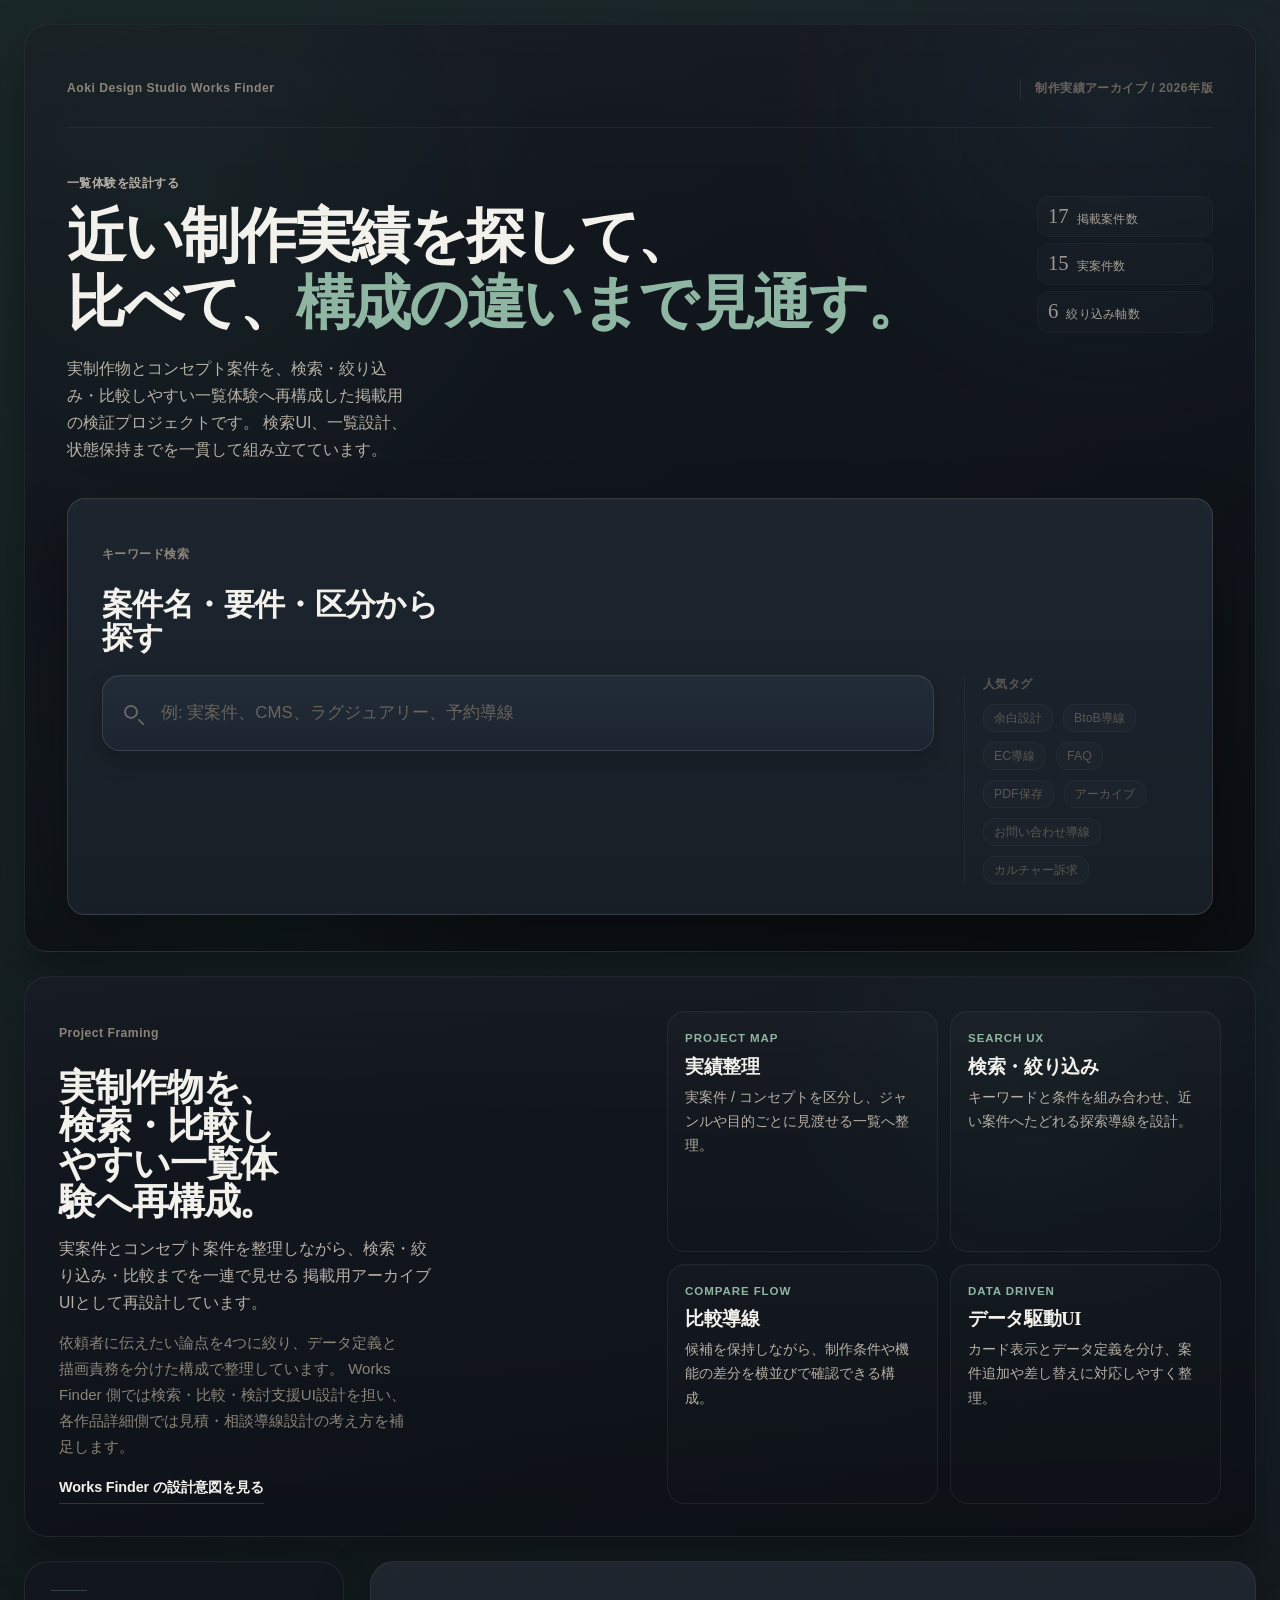
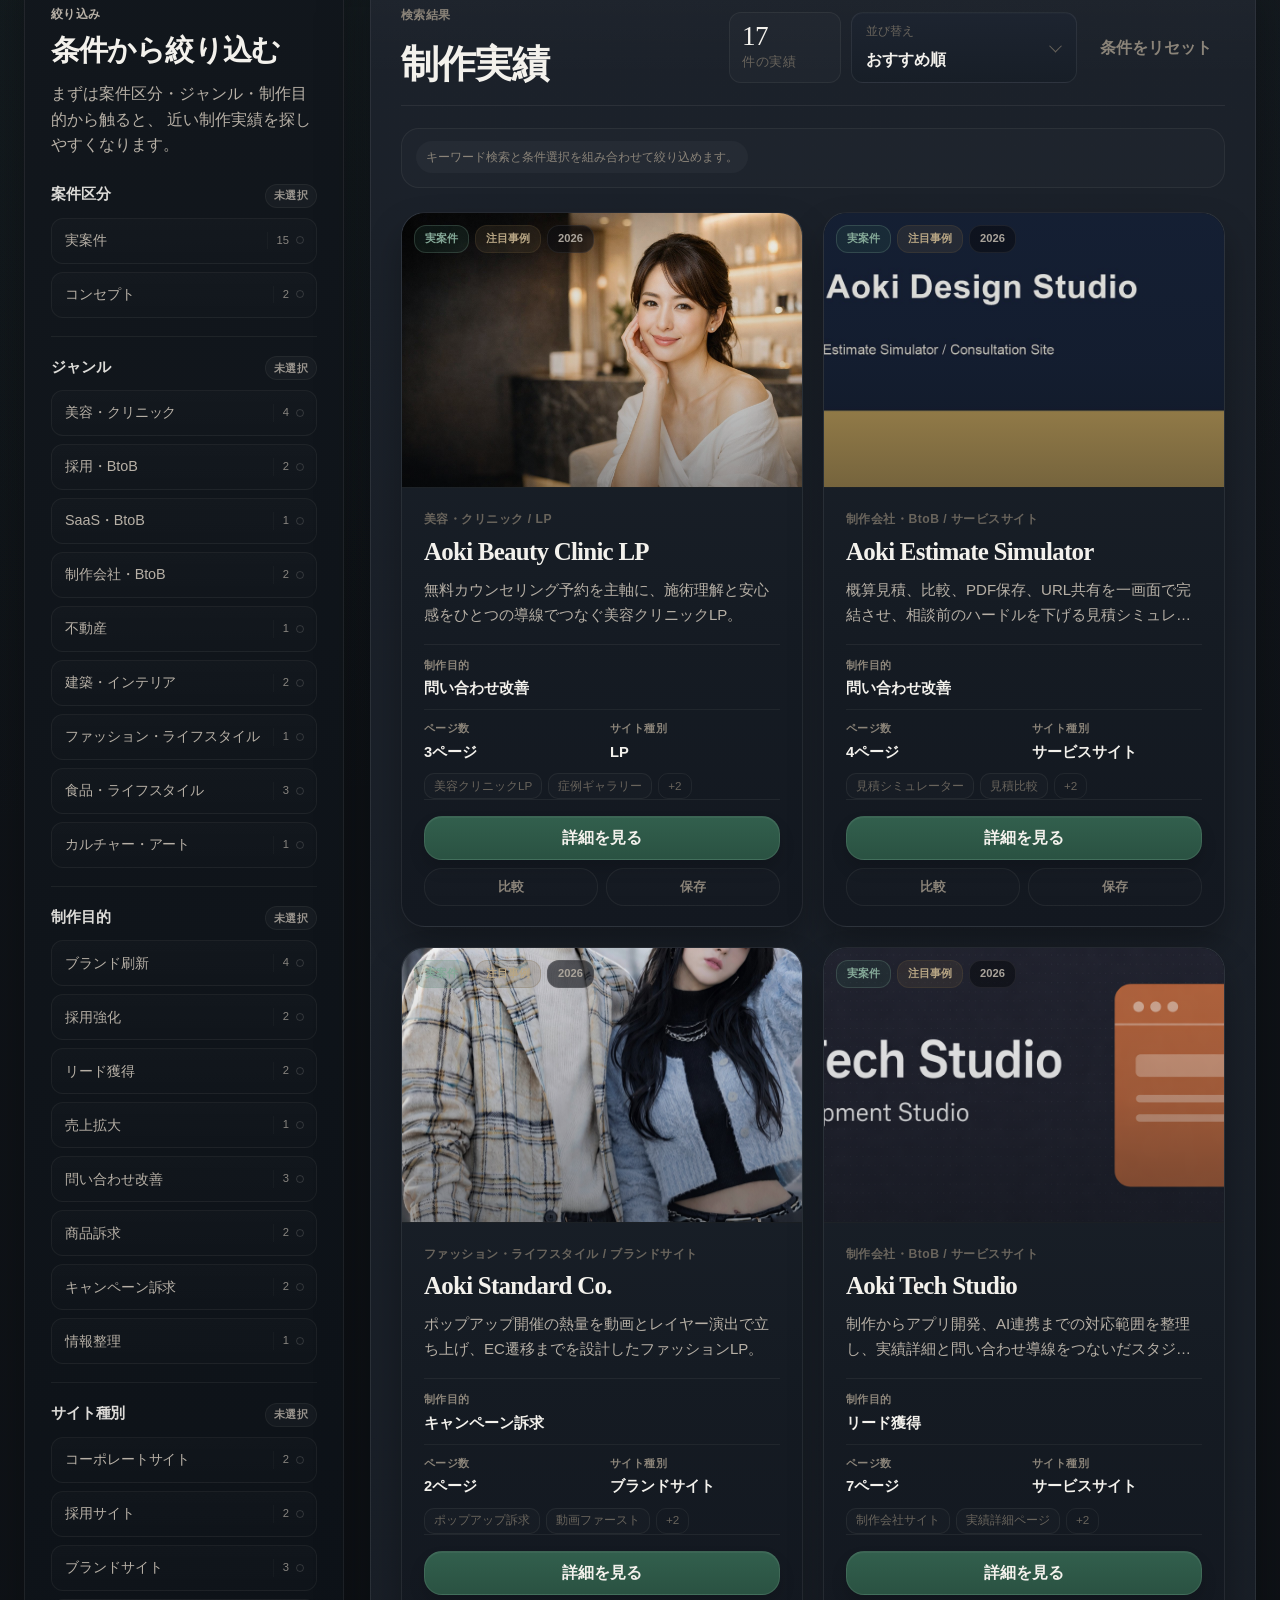
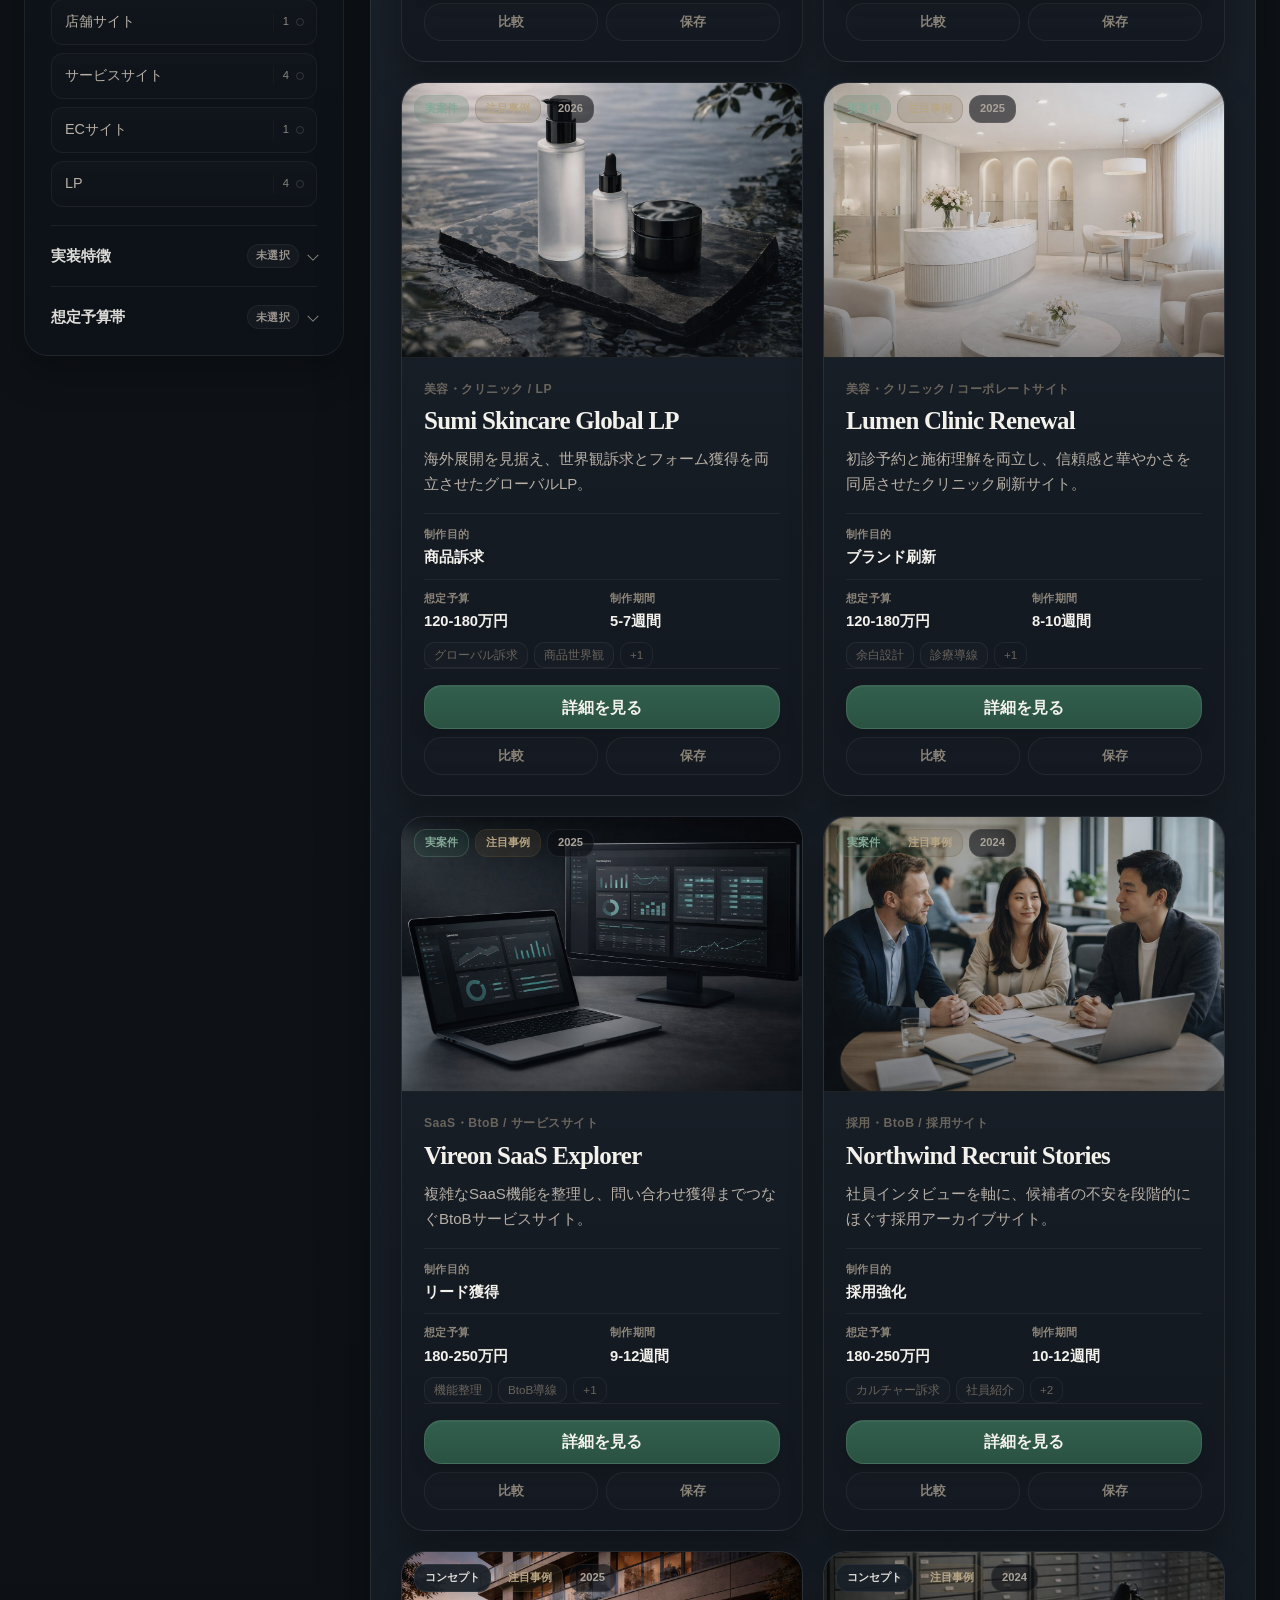
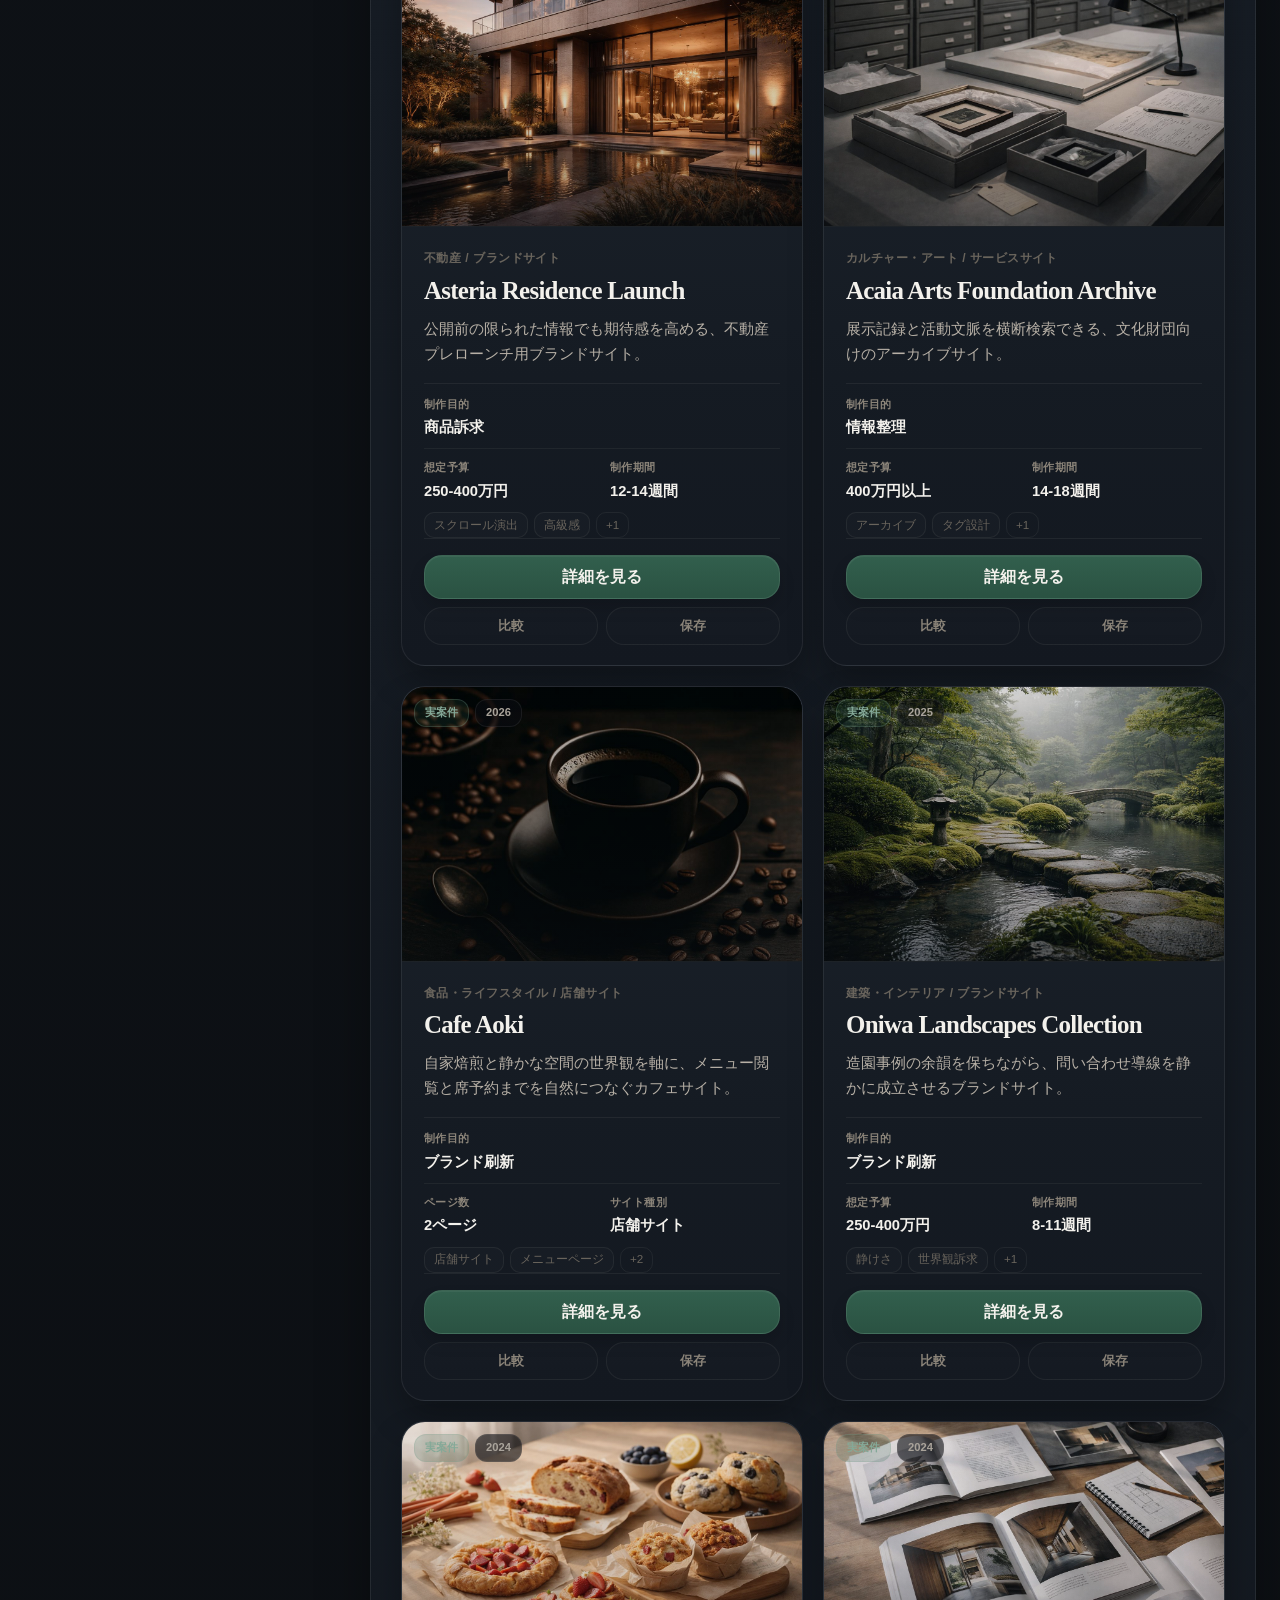
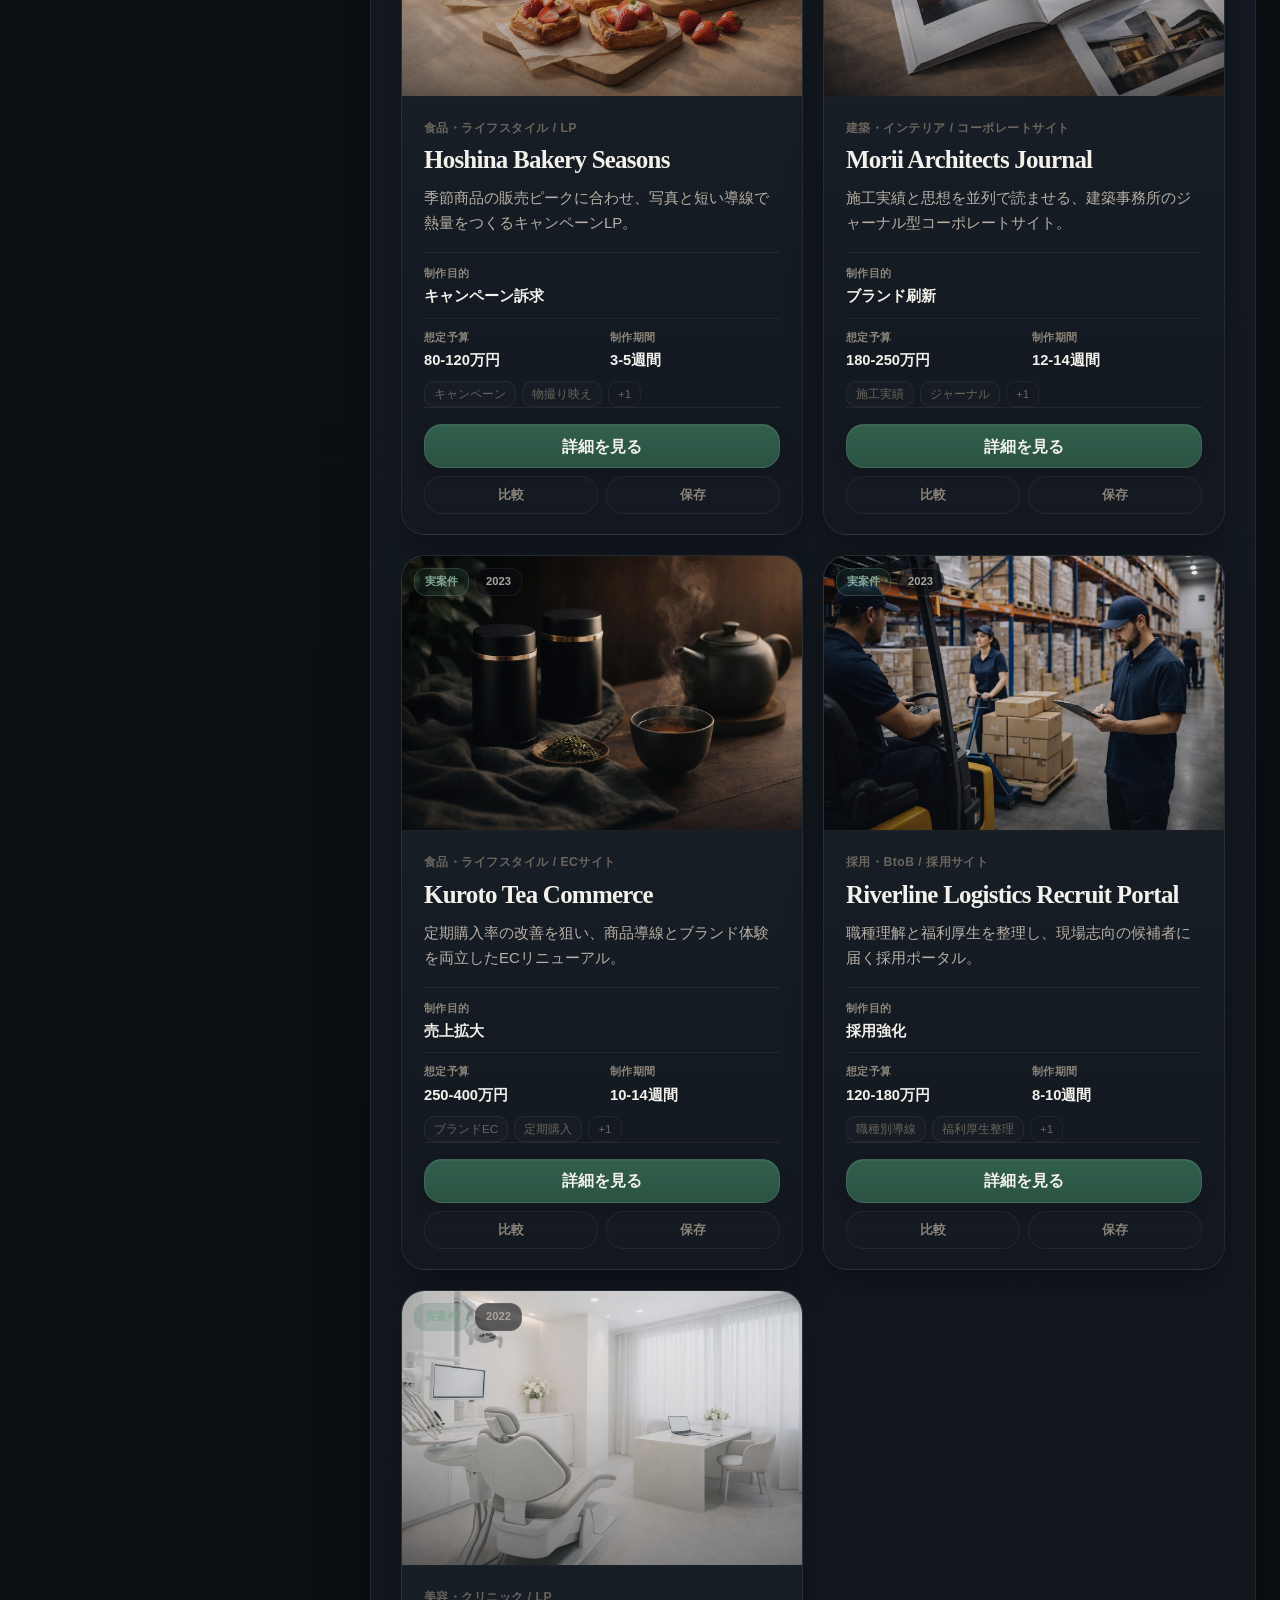
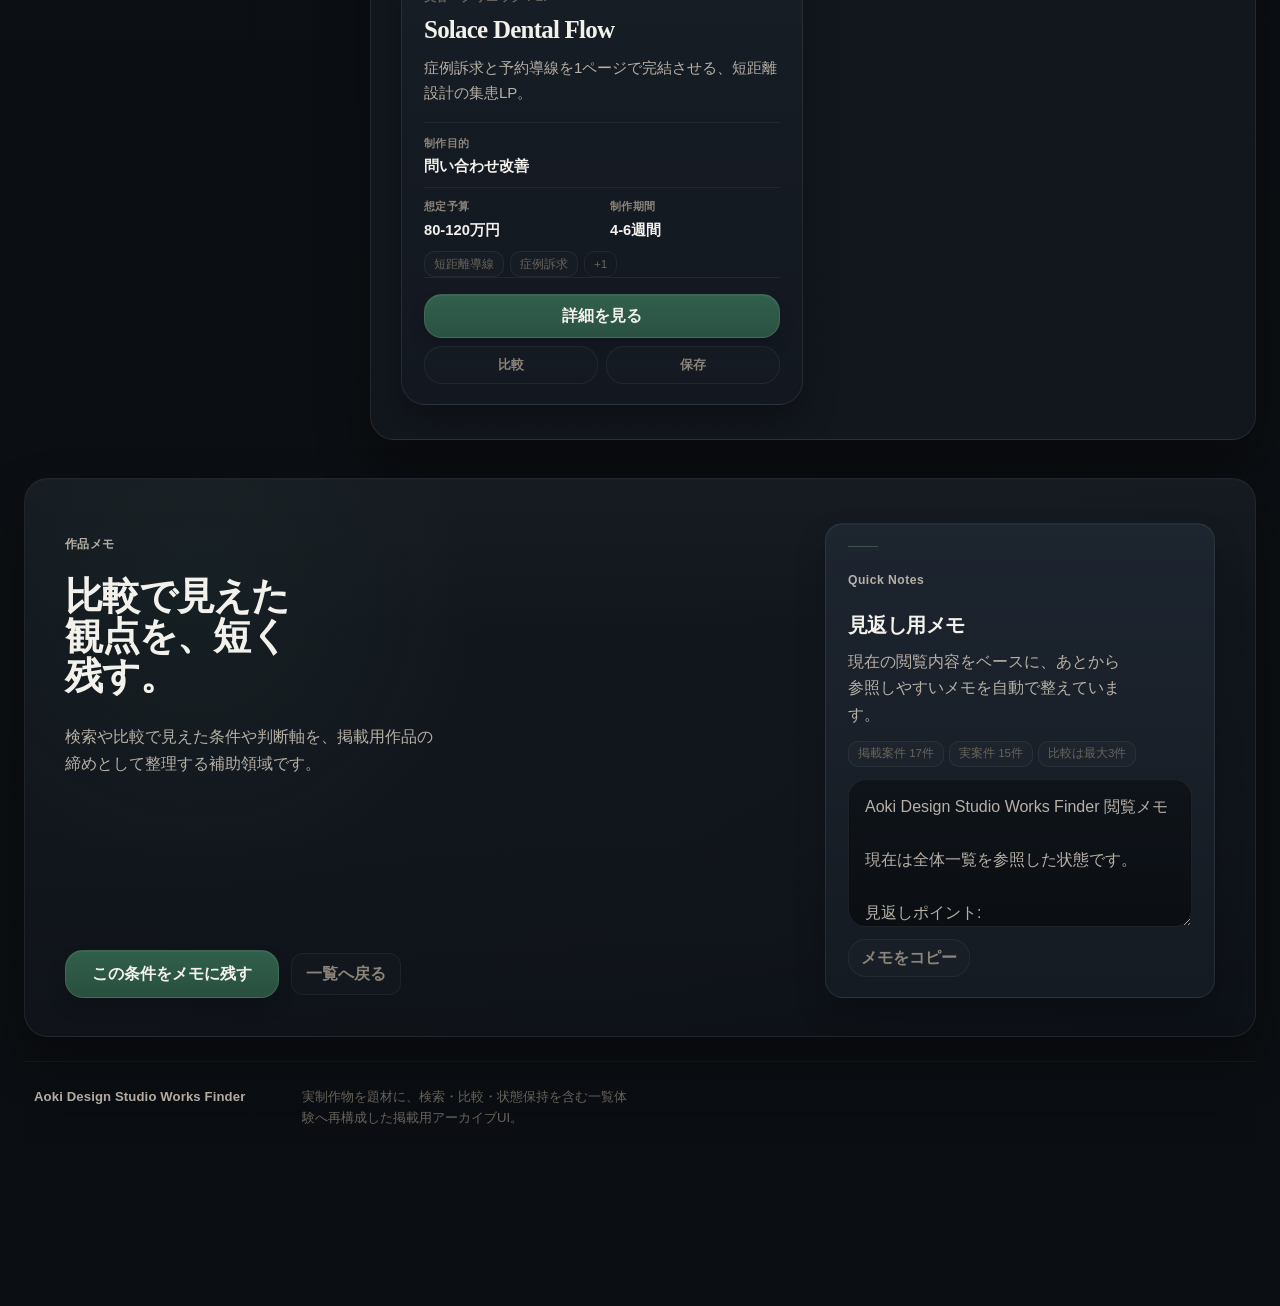
<file: index.html>
<!DOCTYPE html>
<html lang="ja">
  <head>
    <meta charset="UTF-8" />
    <meta name="viewport" content="width=device-width, initial-scale=1.0" />
    <title>Aoki Design Studio Works Finder | 制作実績検索・比較アーカイブ</title>
    <meta
      name="description"
      content="Aoki Design Studioの制作実績を、検索・絞り込み・比較できる一覧体験として再構成した掲載用アーカイブUI。"
    />
    <meta name="application-name" content="Aoki Design Studio Works Finder" />
    <meta name="apple-mobile-web-app-title" content="ADS Works Finder" />
    <meta name="theme-color" content="#0d1116" />
    <meta property="og:locale" content="ja_JP" />
    <meta property="og:type" content="website" />
    <meta property="og:site_name" content="Aoki Design Studio Works Finder" />
    <meta
      property="og:title"
      content="Aoki Design Studio Works Finder | 制作実績検索・比較アーカイブ"
    />
    <meta
      property="og:description"
      content="制作実績の検索・比較・状態保持までを一連で見せる、Aoki Design Studioの掲載用アーカイブUI。"
    />
    <meta
      property="og:url"
      content="https://okiaoki.github.io/Aoki-Design-Studio-Works-Finder/"
    />
    <meta
      property="og:image"
      content="https://okiaoki.github.io/Aoki-Design-Studio-Works-Finder/assets/images/meta/og-image.png"
    />
    <meta property="og:image:type" content="image/png" />
    <meta property="og:image:width" content="1200" />
    <meta property="og:image:height" content="630" />
    <meta
      property="og:image:alt"
      content="Aoki Design Studio Works Finderの共有用ビジュアル"
    />
    <meta name="twitter:card" content="summary_large_image" />
    <meta
      name="twitter:title"
      content="Aoki Design Studio Works Finder | 制作実績検索・比較アーカイブ"
    />
    <meta
      name="twitter:description"
      content="制作実績の検索・比較・状態保持までを一連で見せる、Aoki Design Studioの掲載用アーカイブUI。"
    />
    <meta
      name="twitter:url"
      content="https://okiaoki.github.io/Aoki-Design-Studio-Works-Finder/"
    />
    <meta
      name="twitter:image"
      content="https://okiaoki.github.io/Aoki-Design-Studio-Works-Finder/assets/images/meta/og-image.png"
    />
    <meta
      name="twitter:image:alt"
      content="Aoki Design Studio Works Finderの共有用ビジュアル"
    />
    <link
      rel="canonical"
      href="https://okiaoki.github.io/Aoki-Design-Studio-Works-Finder/"
    />
    <link rel="icon" href="./assets/images/meta/favicon.svg" type="image/svg+xml" sizes="any" />
    <link rel="icon" href="./assets/images/meta/icon-192.png" type="image/png" sizes="192x192" />
    <link rel="shortcut icon" href="./assets/images/meta/icon-192.png" type="image/png" />
    <link rel="apple-touch-icon" href="./assets/images/meta/apple-touch-icon.png" />
    <link rel="manifest" href="./site.webmanifest" />
    <link rel="stylesheet" href="./assets/css/style.css" />
  </head>
  <body>
    <div class="site-shell">
      <header class="hero" id="top">
        <div class="hero__meta">
          <p class="eyebrow">Aoki Design Studio Works Finder</p>
          <p class="hero__index">制作実績アーカイブ / 2026年版</p>
        </div>

        <div class="hero__body">
          <div class="hero__copy">
            <p class="hero__label">一覧体験を設計する</p>
            <h1>
              <span class="hero__title-line">近い制作実績を探して、</span><span class="hero__title-line">比べて、<span class="hero__title-accent">構成の違いまで見通す。</span></span>
            </h1>
            <p class="hero__description">
              実制作物とコンセプト案件を、検索・絞り込み・比較しやすい一覧体験へ再構成した掲載用の検証プロジェクトです。
              検索UI、一覧設計、状態保持までを一貫して組み立てています。
            </p>
          </div>

          <div class="hero__stats" aria-label="サイト概要">
            <article class="stat-card">
              <span id="hero-stat-total" class="stat-card__value">17</span>
              <span class="stat-card__label">掲載案件数</span>
            </article>
            <article class="stat-card">
              <span id="hero-stat-real" class="stat-card__value">15</span>
              <span class="stat-card__label">実案件数</span>
            </article>
            <article class="stat-card">
              <span id="hero-stat-filters" class="stat-card__value">6</span>
              <span class="stat-card__label">絞り込み軸数</span>
            </article>
          </div>
        </div>

        <section class="search-panel" aria-labelledby="search-heading">
          <div class="search-panel__heading">
            <p class="eyebrow">キーワード検索</p>
            <h2 id="search-heading">案件名・要件・区分から探す</h2>
          </div>

          <form class="search-form" id="search-form" role="search">
            <label class="search-form__field" for="search-input">
              <span class="sr-only">キーワード検索</span>
              <input
                id="search-input"
                name="search"
                type="search"
                placeholder="例: 実案件、CMS、ラグジュアリー、予約導線"
                autocomplete="off"
              />
            </label>
          </form>

          <div class="tag-cloud">
            <p class="tag-cloud__label">人気タグ</p>
            <div id="popular-tags" class="tag-cloud__list" aria-live="polite"></div>
          </div>
        </section>
      </header>

      <section class="project-intro" aria-labelledby="project-intro-title">
        <div class="project-intro__copy">
          <p class="eyebrow">Project Framing</p>
          <h2 id="project-intro-title">実制作物を、検索・比較しやすい一覧体験へ再構成。</h2>
          <p class="project-intro__lead">
            実案件とコンセプト案件を整理しながら、検索・絞り込み・比較までを一連で見せる
            掲載用アーカイブUIとして再設計しています。
          </p>
          <p class="project-intro__note">
            依頼者に伝えたい論点を4つに絞り、データ定義と描画責務を分けた構成で整理しています。
            Works Finder 側では検索・比較・検討支援UI設計を担い、各作品詳細側では見積・相談導線設計の考え方を補足します。
          </p>
          <a class="project-intro__case-link" href="./projects/works-finder/index.html">
            Works Finder の設計意図を見る
          </a>
        </div>

        <div class="project-intro__grid" aria-label="このサイトで見せていること">
          <article class="project-intro__card">
            <p class="project-intro__card-label">Project Map</p>
            <h3>実績整理</h3>
            <p>実案件 / コンセプトを区分し、ジャンルや目的ごとに見渡せる一覧へ整理。</p>
          </article>
          <article class="project-intro__card">
            <p class="project-intro__card-label">Search UX</p>
            <h3>検索・絞り込み</h3>
            <p>キーワードと条件を組み合わせ、近い案件へたどれる探索導線を設計。</p>
          </article>
          <article class="project-intro__card">
            <p class="project-intro__card-label">Compare Flow</p>
            <h3>比較導線</h3>
            <p>候補を保持しながら、制作条件や機能の差分を横並びで確認できる構成。</p>
          </article>
          <article class="project-intro__card">
            <p class="project-intro__card-label">Data Driven</p>
            <h3>データ駆動UI</h3>
            <p>カード表示とデータ定義を分け、案件追加や差し替えに対応しやすく整理。</p>
          </article>
        </div>
      </section>

      <main class="discovery-layout">
        <aside class="filter-panel" aria-labelledby="filter-heading">
          <div class="filter-panel__header">
            <p class="eyebrow">絞り込み</p>
            <h2 id="filter-heading">条件から絞り込む</h2>
            <p>
              まずは案件区分・ジャンル・制作目的から触ると、
              近い制作実績を探しやすくなります。
            </p>
          </div>

          <div id="filter-groups" class="filter-groups" aria-live="polite"></div>
        </aside>

        <section class="results-area" aria-labelledby="results-heading">
          <div class="result-toolbar">
            <div class="result-toolbar__copy">
              <p class="eyebrow">検索結果</p>
              <h2 id="results-heading">制作実績</h2>
            </div>

            <div class="result-toolbar__controls">
              <p id="result-count" class="result-count">17件の実績</p>

              <label class="select-control" for="sort-order">
                <span>並び替え</span>
                <select id="sort-order" name="sortOrder">
                  <option value="recommended">おすすめ順</option>
                  <option value="newest">新着順</option>
                  <option value="budget-asc">予算帯順</option>
                </select>
              </label>

              <button id="reset-filters" class="ghost-button" type="button">
                条件をリセット
              </button>
            </div>
          </div>

          <div id="active-filters" class="active-filters" aria-live="polite"></div>

          <div id="works-grid" class="works-grid" aria-live="polite"></div>

          <div id="empty-state" class="empty-state" hidden>
            <p class="eyebrow">該当なし</p>
            <h3>該当する制作実績が見つかりませんでした</h3>
            <p>
              条件を減らすか、検索語を変更してください。
            </p>
            <button id="empty-reset" class="primary-button" type="button">
              絞り込みをリセット
            </button>
          </div>
        </section>
      </main>

      <section class="cta-section" id="contact" aria-labelledby="cta-title">
        <div class="cta-section__copy">
          <p id="cta-eyebrow" class="eyebrow">作品メモ</p>
          <h2 id="cta-title">比較で見えた観点を、短く残す。</h2>
          <p id="cta-description">
            検索・比較で見えた条件や判断軸を、掲載用作品の締めとして整理する補助領域です。
          </p>
        </div>

        <div class="cta-section__brief" id="contact-brief" tabindex="-1">
          <p class="eyebrow">Quick Notes</p>
          <h3 id="cta-brief-title" class="cta-section__brief-title">見返し用メモ</h3>
          <p id="cta-brief-copy" class="cta-section__brief-copy">
            現在の条件や比較候補を短くまとめ、あとから参照しやすい状態に整えます。
          </p>
          <div id="cta-context" class="cta-section__context" aria-live="polite"></div>
          <label class="sr-only" for="cta-draft">閲覧メモ</label>
          <textarea
            id="cta-draft"
            class="cta-section__draft"
            readonly
            spellcheck="false"
          ></textarea>
          <div class="cta-section__brief-actions">
            <button id="cta-copy" class="ghost-button" type="button">メモをコピー</button>
            <p id="cta-status" class="cta-section__status" role="status" aria-live="polite"></p>
          </div>
        </div>

        <div class="cta-section__actions">
          <a id="cta-primary" class="primary-button" href="#contact">
            この条件をメモに残す
          </a>
          <a id="cta-secondary" class="ghost-button" href="#top">
            一覧へ戻る
          </a>
        </div>
      </section>

      <footer class="site-footer">
        <p>Aoki Design Studio Works Finder</p>
        <p>実制作物を題材に、検索・比較・状態保持を含む一覧体験へ再構成した掲載用アーカイブUI。</p>
      </footer>

      <aside class="compare-bar" id="compare-bar" aria-label="比較バー" hidden>
        <div class="compare-bar__summary">
          <p class="eyebrow">比較リスト</p>
          <p id="compare-count" class="compare-bar__count">0 / 3 件選択中</p>
          <p id="compare-note" class="compare-bar__note"></p>
        </div>

        <div id="compare-slots" class="compare-bar__slots" aria-live="polite"></div>

        <div class="compare-bar__actions">
          <button
            id="clear-compare"
            class="ghost-button"
            type="button"
            aria-label="選択中の比較候補をすべてクリア"
          >
            比較をクリア
          </button>
          <button
            id="open-compare-panel"
            class="primary-button"
            type="button"
            aria-haspopup="dialog"
            aria-controls="compare-panel-overlay"
            aria-expanded="false"
            aria-label="選択中の制作実績を比較する"
          >
            比較を見る
          </button>
        </div>
      </aside>

      <div
        id="compare-panel-overlay"
        class="compare-panel-overlay"
        aria-hidden="true"
        hidden
      >
        <section
          id="compare-panel"
          class="compare-panel"
          role="dialog"
          aria-modal="true"
          aria-labelledby="compare-panel-title"
          aria-describedby="compare-panel-description"
          tabindex="-1"
        >
          <div class="compare-panel__header">
            <div>
              <p class="eyebrow">比較一覧</p>
              <h2 id="compare-panel-title">選択中の制作実績を比較する</h2>
              <p id="compare-panel-description" class="sr-only">
                選択した制作実績を表形式で比較できます。Escape キーか閉じるボタンで戻れます。
              </p>
            </div>

            <button
              id="close-compare-panel"
              class="ghost-button"
              type="button"
              aria-label="比較一覧を閉じる"
            >
              閉じる
            </button>
          </div>

          <div id="compare-panel-body" class="compare-panel__body"></div>
        </section>
      </div>

      <div
        id="detail-modal-overlay"
        class="detail-modal-overlay"
        aria-hidden="true"
        hidden
      >
        <section
          id="detail-modal"
          class="detail-modal"
          role="dialog"
          aria-modal="true"
          aria-labelledby="detail-modal-title"
          aria-describedby="detail-modal-summary"
          tabindex="-1"
        >
          <div class="detail-modal__header">
            <button
              id="close-detail-modal"
              class="ghost-button"
              type="button"
              aria-label="詳細モーダルを閉じる"
            >
              閉じる
            </button>
          </div>

          <div id="detail-modal-body" class="detail-modal__body"></div>
        </section>
      </div>
    </div>

    <script type="module" src="./js/main.js"></script>
  </body>
</html>
</file>
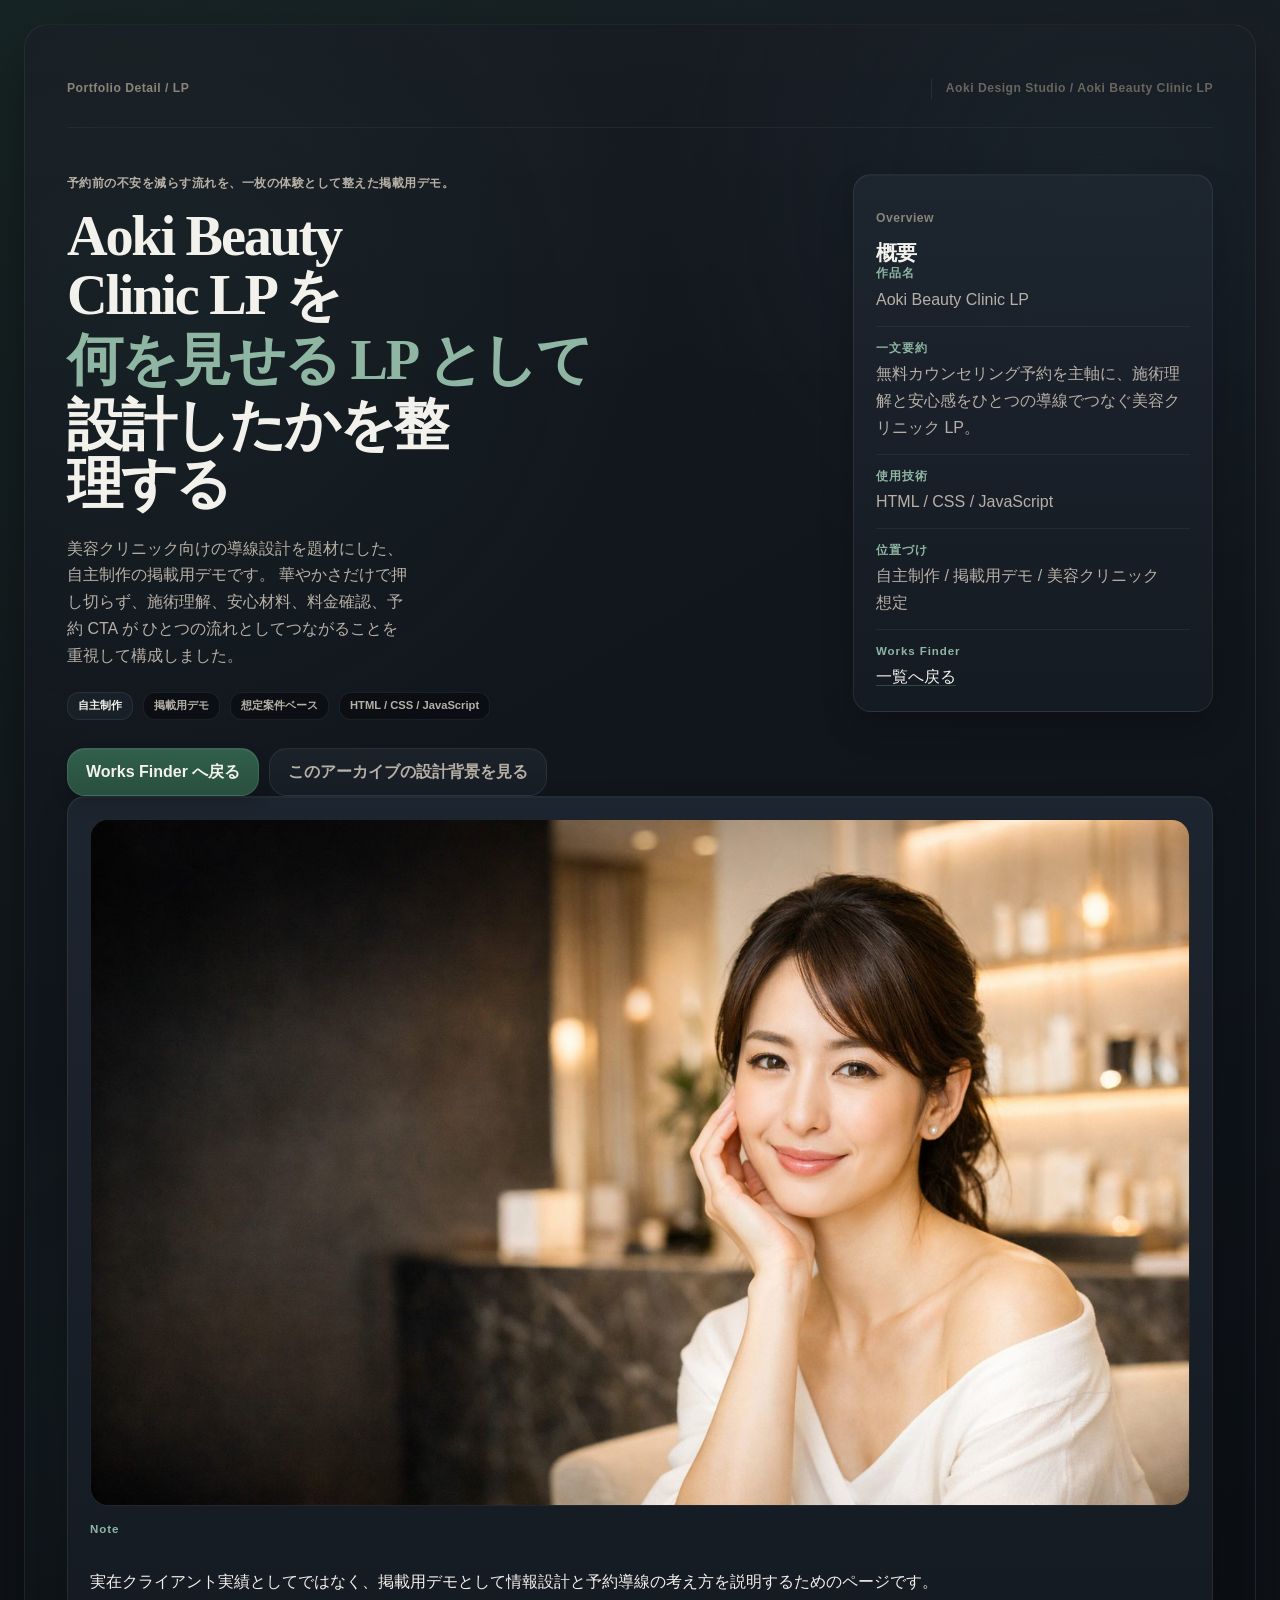
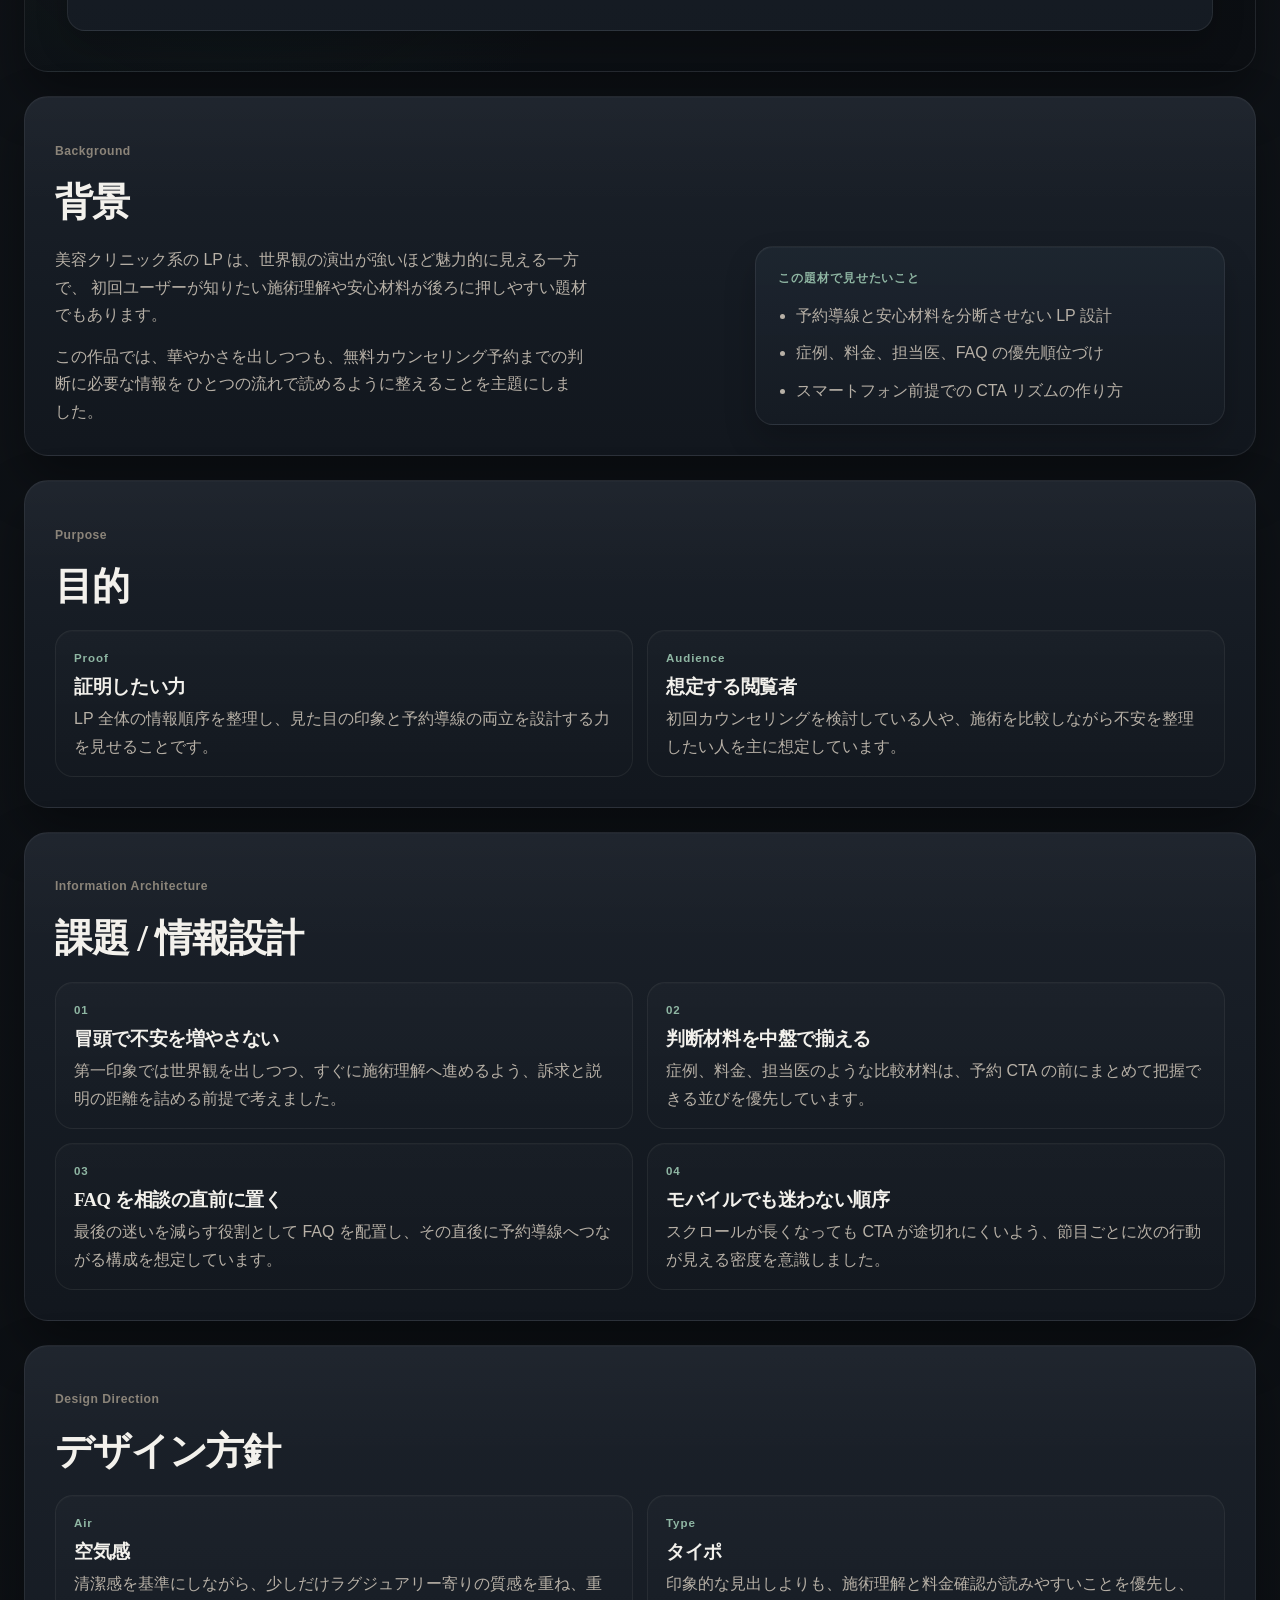
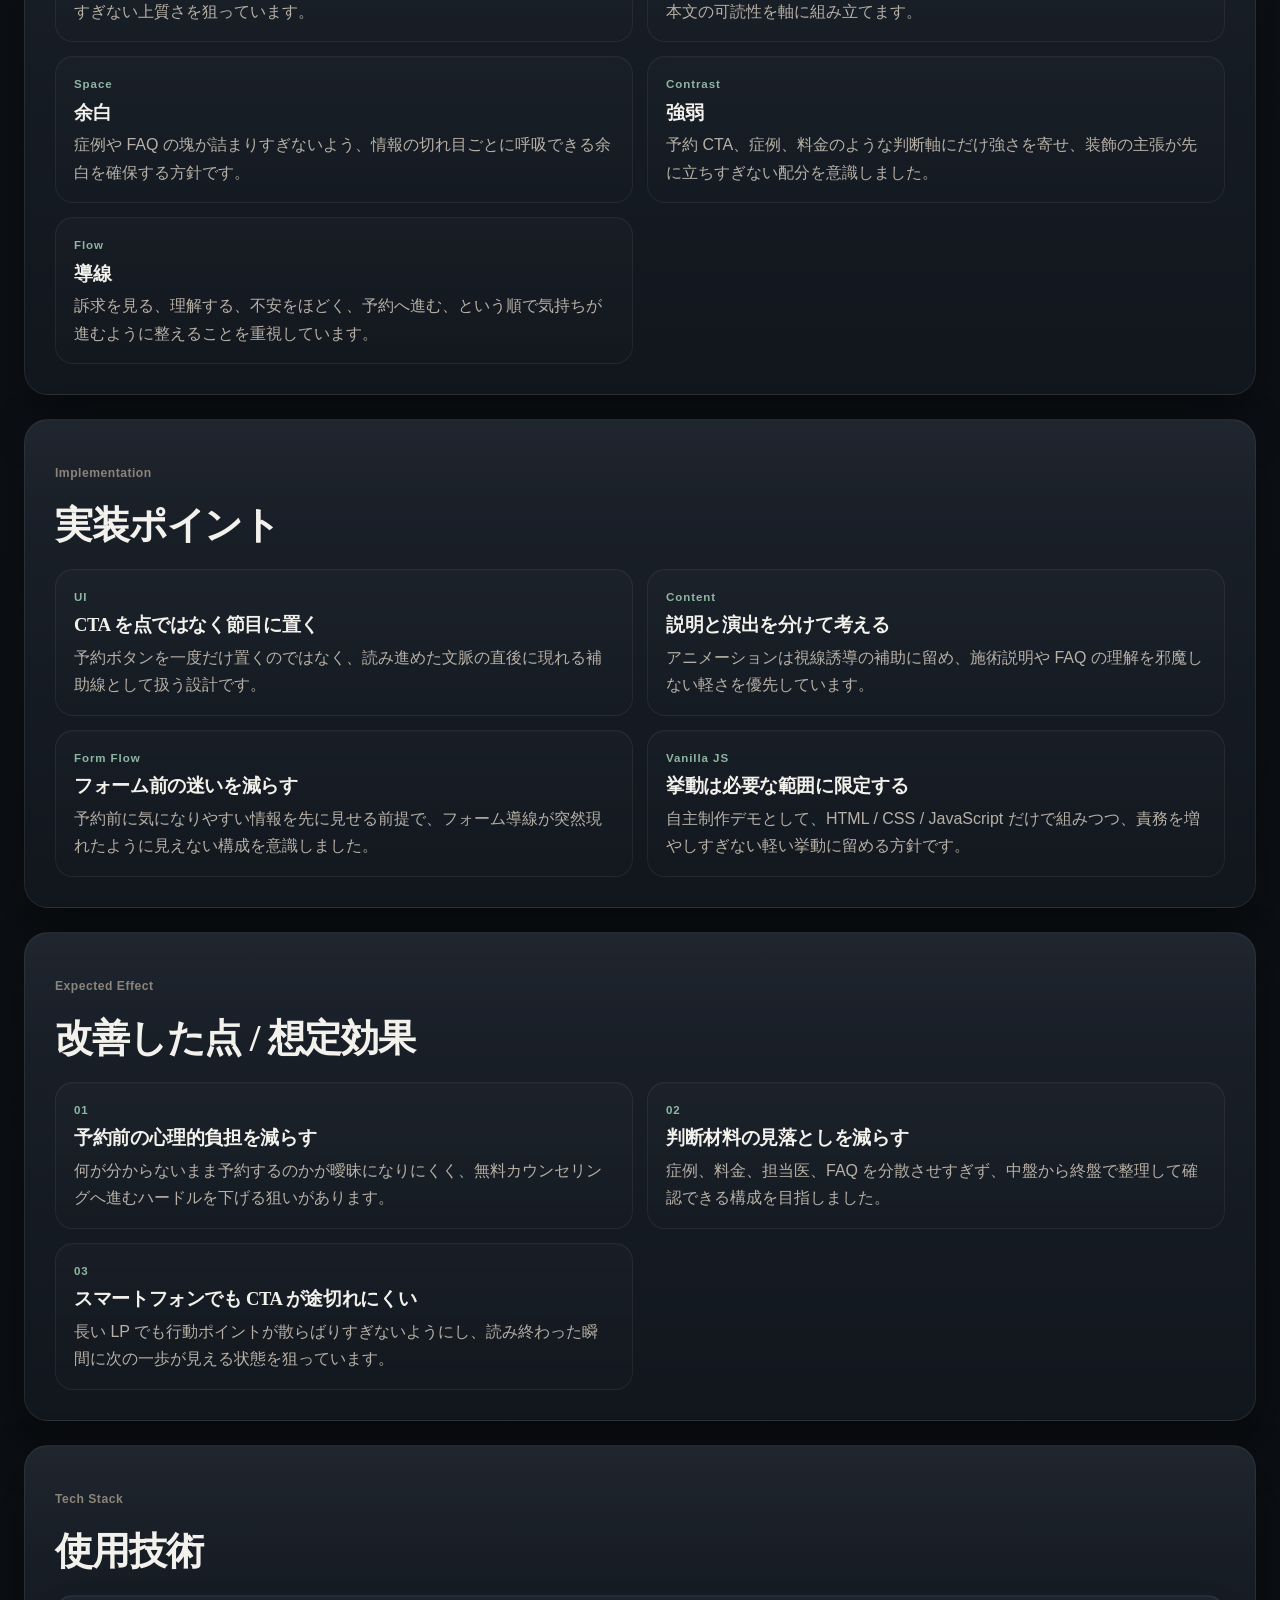
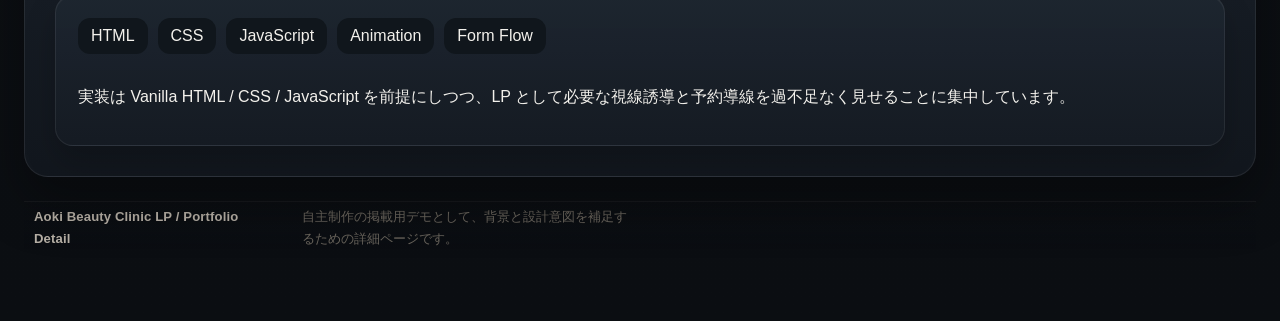
<file: projects/aoki-beauty-clinic/index.html>
<!DOCTYPE html>
<html lang="ja">
  <head>
    <meta charset="UTF-8" />
    <meta name="viewport" content="width=device-width, initial-scale=1.0" />
    <title>Aoki Beauty Clinic LP | Portfolio Detail</title>
    <meta
      name="description"
      content="Aoki Beauty Clinic LP の制作背景、課題設定、情報設計、デザイン方針、実装ポイントを整理したポートフォリオ詳細ページです。"
    />
    <meta name="application-name" content="Aoki Design Studio Works Finder" />
    <meta name="apple-mobile-web-app-title" content="ADS Works Finder" />
    <meta name="theme-color" content="#0d1116" />
    <meta property="og:locale" content="ja_JP" />
    <meta property="og:type" content="article" />
    <meta property="og:site_name" content="Aoki Design Studio Works Finder" />
    <meta property="og:title" content="Aoki Beauty Clinic LP | Portfolio Detail" />
    <meta
      property="og:description"
      content="美容クリニック想定の掲載用デモ LP として、予約導線と安心材料をどう整理したかを補足する詳細ページです。"
    />
    <meta
      property="og:url"
      content="https://okiaoki.github.io/Aoki-Design-Studio-Works-Finder/projects/aoki-beauty-clinic/"
    />
    <meta
      property="og:image"
      content="https://okiaoki.github.io/Aoki-Design-Studio-Works-Finder/assets/images/works/aoki-beauty-clinic.jpg"
    />
    <meta property="og:image:type" content="image/jpeg" />
    <meta property="og:image:alt" content="Aoki Beauty Clinic LP のメインビジュアル" />
    <meta name="twitter:card" content="summary_large_image" />
    <meta name="twitter:title" content="Aoki Beauty Clinic LP | Portfolio Detail" />
    <meta
      name="twitter:description"
      content="美容クリニック想定の掲載用デモ LP として、予約導線と安心材料をどう整理したかを補足する詳細ページです。"
    />
    <meta
      name="twitter:url"
      content="https://okiaoki.github.io/Aoki-Design-Studio-Works-Finder/projects/aoki-beauty-clinic/"
    />
    <meta
      name="twitter:image"
      content="https://okiaoki.github.io/Aoki-Design-Studio-Works-Finder/assets/images/works/aoki-beauty-clinic.jpg"
    />
    <meta name="twitter:image:alt" content="Aoki Beauty Clinic LP のメインビジュアル" />
    <link
      rel="canonical"
      href="https://okiaoki.github.io/Aoki-Design-Studio-Works-Finder/projects/aoki-beauty-clinic/"
    />
    <link rel="icon" href="../../assets/images/meta/favicon.svg" type="image/svg+xml" sizes="any" />
    <link rel="icon" href="../../assets/images/meta/icon-192.png" type="image/png" sizes="192x192" />
    <link rel="shortcut icon" href="../../assets/images/meta/icon-192.png" type="image/png" />
    <link rel="apple-touch-icon" href="../../assets/images/meta/apple-touch-icon.png" />
    <link rel="manifest" href="../../site.webmanifest" />
    <link rel="stylesheet" href="../../assets/css/style.css" />
    <link rel="stylesheet" href="../../assets/css/case-study.css" />
  </head>
  <body class="body--case-study">
    <div class="site-shell case-study-shell">
      <header class="hero case-study-hero" id="top">
        <div class="hero__meta">
          <p class="eyebrow">Portfolio Detail / LP</p>
          <p class="hero__index">Aoki Design Studio / Aoki Beauty Clinic LP</p>
        </div>

        <div class="case-study-hero__body">
          <div class="case-study-hero__copy">
            <p class="hero__label">予約前の不安を減らす流れを、一枚の体験として整えた掲載用デモ。</p>
            <h1>
              <span class="hero__title-line">Aoki Beauty Clinic LP を</span>
              <span class="hero__title-line">
                <span class="hero__title-accent">何を見せる LP として</span>
              </span>
              <span class="hero__title-line">設計したかを整理する</span>
            </h1>
            <p class="hero__description">
              美容クリニック向けの導線設計を題材にした、自主制作の掲載用デモです。
              華やかさだけで押し切らず、施術理解、安心材料、料金確認、予約 CTA が
              ひとつの流れとしてつながることを重視して構成しました。
            </p>

            <div class="case-study-hero__pills" aria-label="位置づけと技術">
              <span class="meta-pill meta-pill--concept">自主制作</span>
              <span class="meta-pill">掲載用デモ</span>
              <span class="meta-pill">想定案件ベース</span>
              <span class="meta-pill">HTML / CSS / JavaScript</span>
            </div>

            <div class="case-study-hero__actions">
              <a class="primary-button" href="../../index.html#results-heading">Works Finder へ戻る</a>
              <a class="ghost-button" href="../works-finder/index.html">このアーカイブの設計背景を見る</a>
            </div>
          </div>

          <aside class="case-study-hero__summary" aria-labelledby="overview-title">
            <p class="eyebrow">Overview</p>
            <h2 id="overview-title">概要</h2>
            <dl class="case-study-facts">
              <div>
                <dt>作品名</dt>
                <dd>Aoki Beauty Clinic LP</dd>
              </div>
              <div>
                <dt>一文要約</dt>
                <dd>無料カウンセリング予約を主軸に、施術理解と安心感をひとつの導線でつなぐ美容クリニック LP。</dd>
              </div>
              <div>
                <dt>使用技術</dt>
                <dd>HTML / CSS / JavaScript</dd>
              </div>
              <div>
                <dt>位置づけ</dt>
                <dd>自主制作 / 掲載用デモ / 美容クリニック想定</dd>
              </div>
              <div>
                <dt>Works Finder</dt>
                <dd><a href="../../index.html#results-heading">一覧へ戻る</a></dd>
              </div>
            </dl>
          </aside>
        </div>

        <div class="case-study-panel" aria-label="補足">
          <figure class="case-study-process-card__media">
            <img
              src="../../assets/images/works/aoki-beauty-clinic.jpg"
              alt="Aoki Beauty Clinic LP の画面イメージ"
              loading="eager"
              decoding="async"
            />
          </figure>
          <p class="case-study-panel__label">Note</p>
          <p>
            実在クライアント実績としてではなく、掲載用デモとして情報設計と予約導線の考え方を説明するためのページです。
          </p>
        </div>
      </header>

      <main class="case-study-main">
        <section class="case-study-section" aria-labelledby="background-title">
          <div class="case-study-section__heading">
            <p class="eyebrow">Background</p>
            <h2 id="background-title">背景</h2>
          </div>

          <div class="case-study-grid case-study-grid--two">
            <div class="case-study-copy">
              <p>
                美容クリニック系の LP は、世界観の演出が強いほど魅力的に見える一方で、
                初回ユーザーが知りたい施術理解や安心材料が後ろに押しやすい題材でもあります。
              </p>
              <p>
                この作品では、華やかさを出しつつも、無料カウンセリング予約までの判断に必要な情報を
                ひとつの流れで読めるように整えることを主題にしました。
              </p>
            </div>

            <div class="case-study-panel">
              <p class="case-study-panel__label">この題材で見せたいこと</p>
              <ul class="case-study-bullet-list">
                <li>予約導線と安心材料を分断させない LP 設計</li>
                <li>症例、料金、担当医、FAQ の優先順位づけ</li>
                <li>スマートフォン前提での CTA リズムの作り方</li>
              </ul>
            </div>
          </div>
        </section>

        <section class="case-study-section" aria-labelledby="purpose-title">
          <div class="case-study-section__heading">
            <p class="eyebrow">Purpose</p>
            <h2 id="purpose-title">目的</h2>
          </div>

          <div class="case-study-card-grid">
            <article class="case-study-card">
              <p class="case-study-card__label">Proof</p>
              <h3>証明したい力</h3>
              <p>LP 全体の情報順序を整理し、見た目の印象と予約導線の両立を設計する力を見せることです。</p>
            </article>
            <article class="case-study-card">
              <p class="case-study-card__label">Audience</p>
              <h3>想定する閲覧者</h3>
              <p>初回カウンセリングを検討している人や、施術を比較しながら不安を整理したい人を主に想定しています。</p>
            </article>
          </div>
        </section>

        <section class="case-study-section" aria-labelledby="structure-title">
          <div class="case-study-section__heading">
            <p class="eyebrow">Information Architecture</p>
            <h2 id="structure-title">課題 / 情報設計</h2>
          </div>

          <div class="case-study-card-grid">
            <article class="case-study-card">
              <p class="case-study-card__label">01</p>
              <h3>冒頭で不安を増やさない</h3>
              <p>第一印象では世界観を出しつつ、すぐに施術理解へ進めるよう、訴求と説明の距離を詰める前提で考えました。</p>
            </article>
            <article class="case-study-card">
              <p class="case-study-card__label">02</p>
              <h3>判断材料を中盤で揃える</h3>
              <p>症例、料金、担当医のような比較材料は、予約 CTA の前にまとめて把握できる並びを優先しています。</p>
            </article>
            <article class="case-study-card">
              <p class="case-study-card__label">03</p>
              <h3>FAQ を相談の直前に置く</h3>
              <p>最後の迷いを減らす役割として FAQ を配置し、その直後に予約導線へつながる構成を想定しています。</p>
            </article>
            <article class="case-study-card">
              <p class="case-study-card__label">04</p>
              <h3>モバイルでも迷わない順序</h3>
              <p>スクロールが長くなっても CTA が途切れにくいよう、節目ごとに次の行動が見える密度を意識しました。</p>
            </article>
          </div>
        </section>

        <section class="case-study-section" aria-labelledby="design-title">
          <div class="case-study-section__heading">
            <p class="eyebrow">Design Direction</p>
            <h2 id="design-title">デザイン方針</h2>
          </div>

          <div class="case-study-card-grid">
            <article class="case-study-card">
              <p class="case-study-card__label">Air</p>
              <h3>空気感</h3>
              <p>清潔感を基準にしながら、少しだけラグジュアリー寄りの質感を重ね、重すぎない上質さを狙っています。</p>
            </article>
            <article class="case-study-card">
              <p class="case-study-card__label">Type</p>
              <h3>タイポ</h3>
              <p>印象的な見出しよりも、施術理解と料金確認が読みやすいことを優先し、本文の可読性を軸に組み立てます。</p>
            </article>
            <article class="case-study-card">
              <p class="case-study-card__label">Space</p>
              <h3>余白</h3>
              <p>症例や FAQ の塊が詰まりすぎないよう、情報の切れ目ごとに呼吸できる余白を確保する方針です。</p>
            </article>
            <article class="case-study-card">
              <p class="case-study-card__label">Contrast</p>
              <h3>強弱</h3>
              <p>予約 CTA、症例、料金のような判断軸にだけ強さを寄せ、装飾の主張が先に立ちすぎない配分を意識しました。</p>
            </article>
            <article class="case-study-card">
              <p class="case-study-card__label">Flow</p>
              <h3>導線</h3>
              <p>訴求を見る、理解する、不安をほどく、予約へ進む、という順で気持ちが進むように整えることを重視しています。</p>
            </article>
          </div>
        </section>

        <section class="case-study-section" aria-labelledby="implementation-title">
          <div class="case-study-section__heading">
            <p class="eyebrow">Implementation</p>
            <h2 id="implementation-title">実装ポイント</h2>
          </div>

          <div class="case-study-card-grid">
            <article class="case-study-card">
              <p class="case-study-card__label">UI</p>
              <h3>CTA を点ではなく節目に置く</h3>
              <p>予約ボタンを一度だけ置くのではなく、読み進めた文脈の直後に現れる補助線として扱う設計です。</p>
            </article>
            <article class="case-study-card">
              <p class="case-study-card__label">Content</p>
              <h3>説明と演出を分けて考える</h3>
              <p>アニメーションは視線誘導の補助に留め、施術説明や FAQ の理解を邪魔しない軽さを優先しています。</p>
            </article>
            <article class="case-study-card">
              <p class="case-study-card__label">Form Flow</p>
              <h3>フォーム前の迷いを減らす</h3>
              <p>予約前に気になりやすい情報を先に見せる前提で、フォーム導線が突然現れたように見えない構成を意識しました。</p>
            </article>
            <article class="case-study-card">
              <p class="case-study-card__label">Vanilla JS</p>
              <h3>挙動は必要な範囲に限定する</h3>
              <p>自主制作デモとして、HTML / CSS / JavaScript だけで組みつつ、責務を増やしすぎない軽い挙動に留める方針です。</p>
            </article>
          </div>
        </section>

        <section class="case-study-section" aria-labelledby="effect-title">
          <div class="case-study-section__heading">
            <p class="eyebrow">Expected Effect</p>
            <h2 id="effect-title">改善した点 / 想定効果</h2>
          </div>

          <div class="case-study-card-grid">
            <article class="case-study-card">
              <p class="case-study-card__label">01</p>
              <h3>予約前の心理的負担を減らす</h3>
              <p>何が分からないまま予約するのかが曖昧になりにくく、無料カウンセリングへ進むハードルを下げる狙いがあります。</p>
            </article>
            <article class="case-study-card">
              <p class="case-study-card__label">02</p>
              <h3>判断材料の見落としを減らす</h3>
              <p>症例、料金、担当医、FAQ を分散させすぎず、中盤から終盤で整理して確認できる構成を目指しました。</p>
            </article>
            <article class="case-study-card">
              <p class="case-study-card__label">03</p>
              <h3>スマートフォンでも CTA が途切れにくい</h3>
              <p>長い LP でも行動ポイントが散らばりすぎないようにし、読み終わった瞬間に次の一歩が見える状態を狙っています。</p>
            </article>
          </div>
        </section>

        <section class="case-study-section" aria-labelledby="stack-title">
          <div class="case-study-section__heading">
            <p class="eyebrow">Tech Stack</p>
            <h2 id="stack-title">使用技術</h2>
          </div>

          <div class="case-study-panel">
            <div class="case-study-inline-links" aria-label="使用技術">
              <span class="detail-modal__chip">HTML</span>
              <span class="detail-modal__chip">CSS</span>
              <span class="detail-modal__chip">JavaScript</span>
              <span class="detail-modal__chip">Animation</span>
              <span class="detail-modal__chip">Form Flow</span>
            </div>
            <p>
              実装は Vanilla HTML / CSS / JavaScript を前提にしつつ、LP として必要な視線誘導と予約導線を過不足なく見せることに集中しています。
            </p>
          </div>
        </section>
      </main>

      <footer class="site-footer">
        <p>Aoki Beauty Clinic LP / Portfolio Detail</p>
        <p>自主制作の掲載用デモとして、背景と設計意図を補足するための詳細ページです。</p>
      </footer>
    </div>
  </body>
</html>
</file>
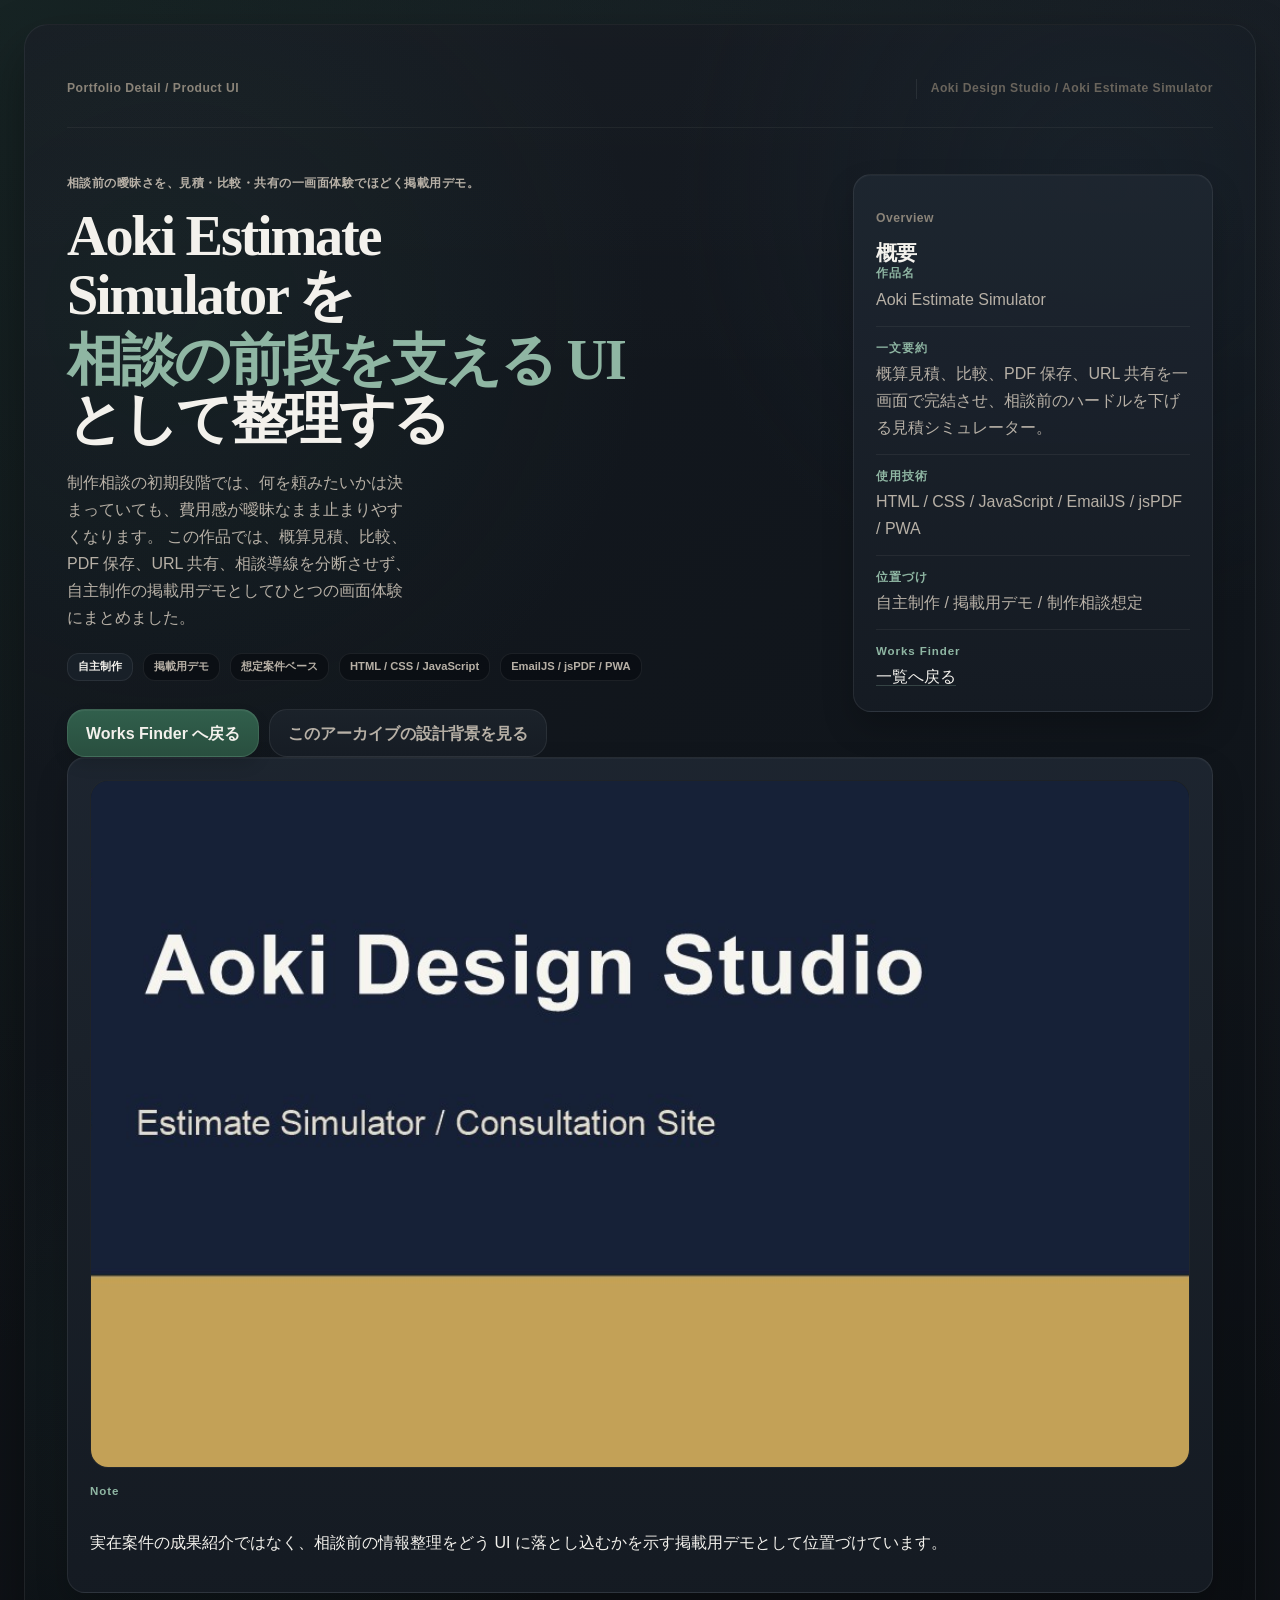
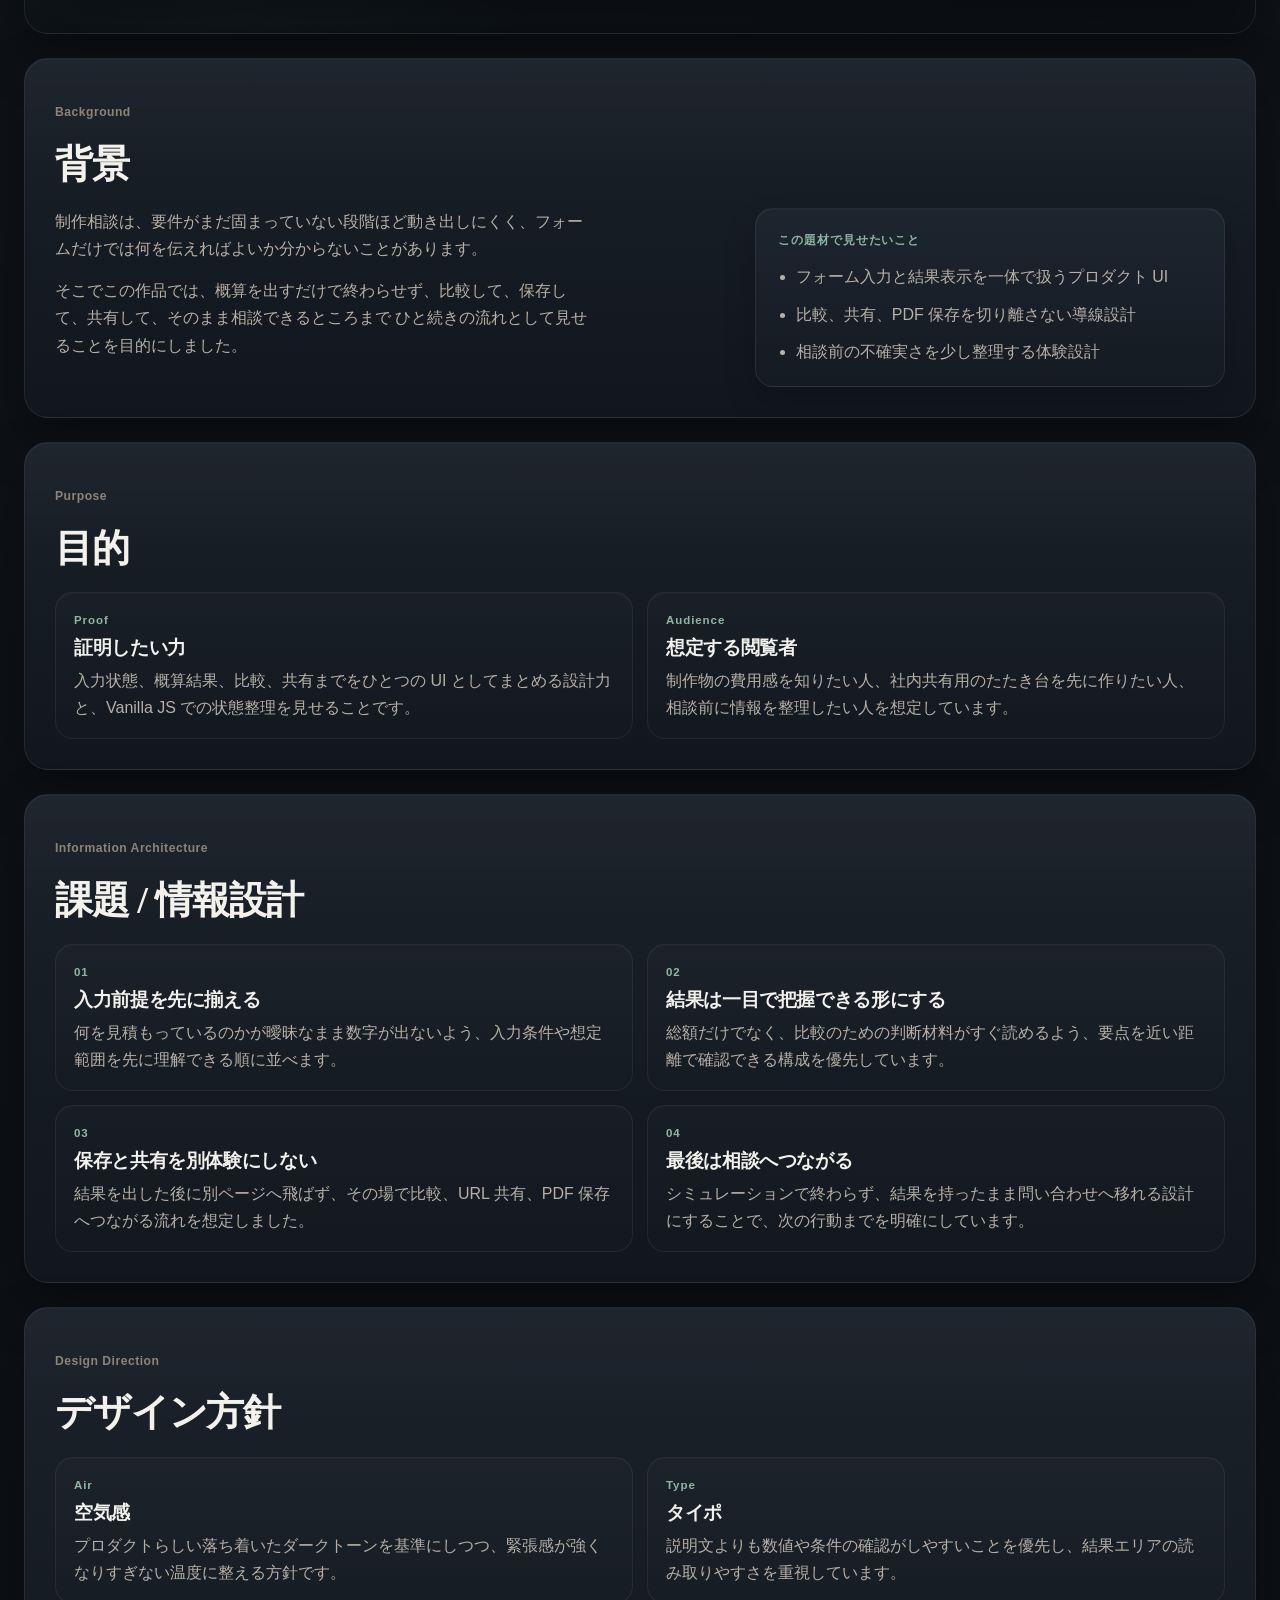
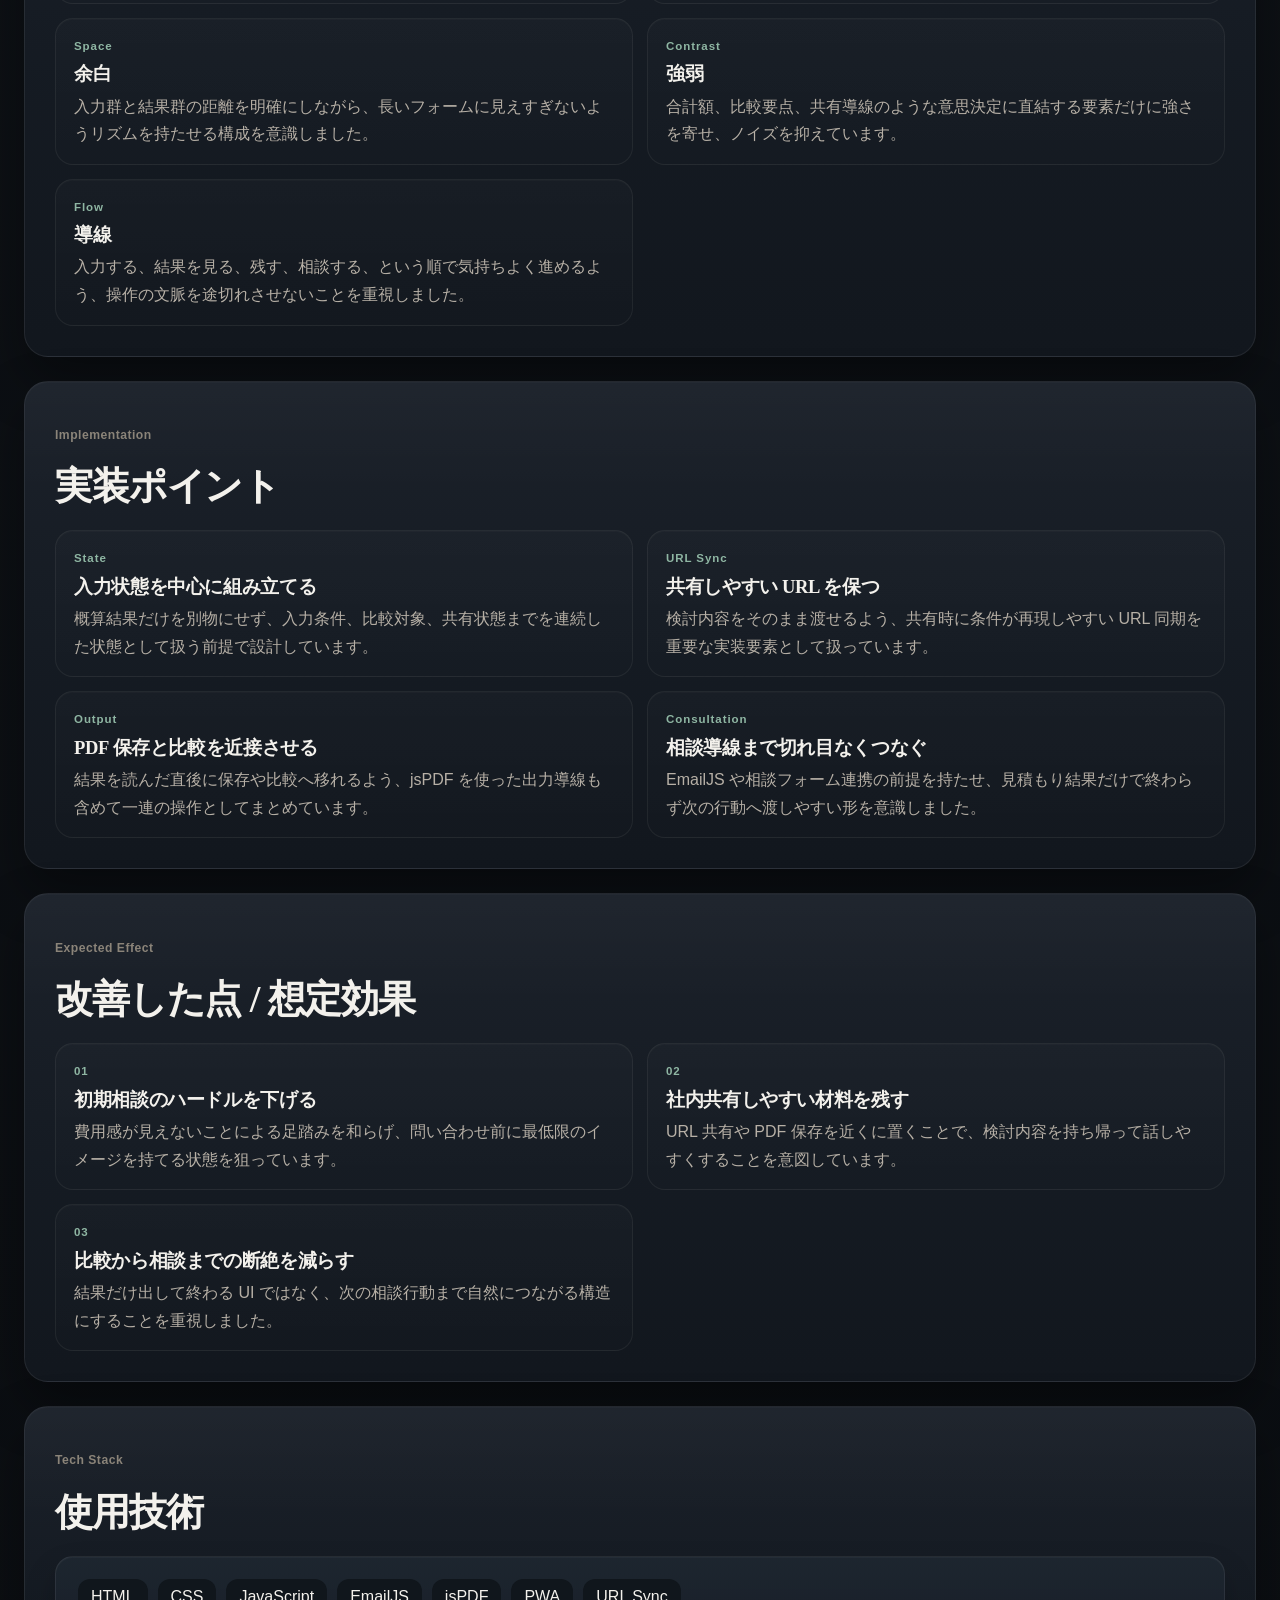
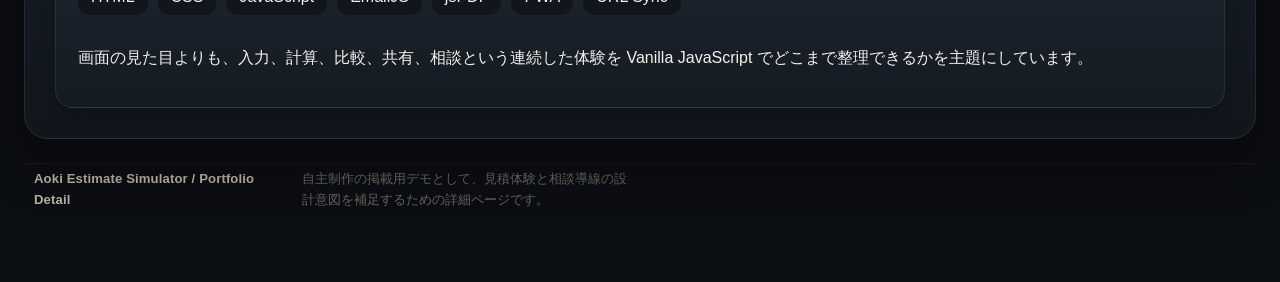
<file: projects/aoki-estimate-simulator/index.html>
<!DOCTYPE html>
<html lang="ja">
  <head>
    <meta charset="UTF-8" />
    <meta name="viewport" content="width=device-width, initial-scale=1.0" />
    <title>Aoki Estimate Simulator | Portfolio Detail</title>
    <meta
      name="description"
      content="Aoki Estimate Simulator の制作背景、課題設定、UI 設計、実装ポイントを整理したポートフォリオ詳細ページです。"
    />
    <meta name="application-name" content="Aoki Design Studio Works Finder" />
    <meta name="apple-mobile-web-app-title" content="ADS Works Finder" />
    <meta name="theme-color" content="#0d1116" />
    <meta property="og:locale" content="ja_JP" />
    <meta property="og:type" content="article" />
    <meta property="og:site_name" content="Aoki Design Studio Works Finder" />
    <meta property="og:title" content="Aoki Estimate Simulator | Portfolio Detail" />
    <meta
      property="og:description"
      content="見積相談前のハードルを下げる掲載用デモとして、概算計算、比較、共有、相談導線をどう一体化したかを補足する詳細ページです。"
    />
    <meta
      property="og:url"
      content="https://okiaoki.github.io/Aoki-Design-Studio-Works-Finder/projects/aoki-estimate-simulator/"
    />
    <meta
      property="og:image"
      content="https://okiaoki.github.io/Aoki-Design-Studio-Works-Finder/assets/images/works/aoki-estimate-simulator.jpg"
    />
    <meta property="og:image:type" content="image/jpeg" />
    <meta property="og:image:alt" content="Aoki Estimate Simulator の画面イメージ" />
    <meta name="twitter:card" content="summary_large_image" />
    <meta name="twitter:title" content="Aoki Estimate Simulator | Portfolio Detail" />
    <meta
      name="twitter:description"
      content="見積相談前のハードルを下げる掲載用デモとして、概算計算、比較、共有、相談導線をどう一体化したかを補足する詳細ページです。"
    />
    <meta
      name="twitter:url"
      content="https://okiaoki.github.io/Aoki-Design-Studio-Works-Finder/projects/aoki-estimate-simulator/"
    />
    <meta
      name="twitter:image"
      content="https://okiaoki.github.io/Aoki-Design-Studio-Works-Finder/assets/images/works/aoki-estimate-simulator.jpg"
    />
    <meta name="twitter:image:alt" content="Aoki Estimate Simulator の画面イメージ" />
    <link
      rel="canonical"
      href="https://okiaoki.github.io/Aoki-Design-Studio-Works-Finder/projects/aoki-estimate-simulator/"
    />
    <link rel="icon" href="../../assets/images/meta/favicon.svg" type="image/svg+xml" sizes="any" />
    <link rel="icon" href="../../assets/images/meta/icon-192.png" type="image/png" sizes="192x192" />
    <link rel="shortcut icon" href="../../assets/images/meta/icon-192.png" type="image/png" />
    <link rel="apple-touch-icon" href="../../assets/images/meta/apple-touch-icon.png" />
    <link rel="manifest" href="../../site.webmanifest" />
    <link rel="stylesheet" href="../../assets/css/style.css" />
    <link rel="stylesheet" href="../../assets/css/case-study.css" />
  </head>
  <body class="body--case-study">
    <div class="site-shell case-study-shell">
      <header class="hero case-study-hero" id="top">
        <div class="hero__meta">
          <p class="eyebrow">Portfolio Detail / Product UI</p>
          <p class="hero__index">Aoki Design Studio / Aoki Estimate Simulator</p>
        </div>

        <div class="case-study-hero__body">
          <div class="case-study-hero__copy">
            <p class="hero__label">相談前の曖昧さを、見積・比較・共有の一画面体験でほどく掲載用デモ。</p>
            <h1>
              <span class="hero__title-line">Aoki Estimate Simulator を</span>
              <span class="hero__title-line">
                <span class="hero__title-accent">相談の前段を支える UI</span> として整理する
              </span>
            </h1>
            <p class="hero__description">
              制作相談の初期段階では、何を頼みたいかは決まっていても、費用感が曖昧なまま止まりやすくなります。
              この作品では、概算見積、比較、PDF 保存、URL 共有、相談導線を分断させず、
              自主制作の掲載用デモとしてひとつの画面体験にまとめました。
            </p>

            <div class="case-study-hero__pills" aria-label="位置づけと技術">
              <span class="meta-pill meta-pill--concept">自主制作</span>
              <span class="meta-pill">掲載用デモ</span>
              <span class="meta-pill">想定案件ベース</span>
              <span class="meta-pill">HTML / CSS / JavaScript</span>
              <span class="meta-pill">EmailJS / jsPDF / PWA</span>
            </div>

            <div class="case-study-hero__actions">
              <a class="primary-button" href="../../index.html#results-heading">Works Finder へ戻る</a>
              <a class="ghost-button" href="../works-finder/index.html">このアーカイブの設計背景を見る</a>
            </div>
          </div>

          <aside class="case-study-hero__summary" aria-labelledby="overview-title">
            <p class="eyebrow">Overview</p>
            <h2 id="overview-title">概要</h2>
            <dl class="case-study-facts">
              <div>
                <dt>作品名</dt>
                <dd>Aoki Estimate Simulator</dd>
              </div>
              <div>
                <dt>一文要約</dt>
                <dd>概算見積、比較、PDF 保存、URL 共有を一画面で完結させ、相談前のハードルを下げる見積シミュレーター。</dd>
              </div>
              <div>
                <dt>使用技術</dt>
                <dd>HTML / CSS / JavaScript / EmailJS / jsPDF / PWA</dd>
              </div>
              <div>
                <dt>位置づけ</dt>
                <dd>自主制作 / 掲載用デモ / 制作相談想定</dd>
              </div>
              <div>
                <dt>Works Finder</dt>
                <dd><a href="../../index.html#results-heading">一覧へ戻る</a></dd>
              </div>
            </dl>
          </aside>
        </div>

        <div class="case-study-panel" aria-label="補足">
          <figure class="case-study-process-card__media">
            <img
              src="../../assets/images/works/aoki-estimate-simulator.jpg"
              alt="Aoki Estimate Simulator の画面イメージ"
              loading="eager"
              decoding="async"
            />
          </figure>
          <p class="case-study-panel__label">Note</p>
          <p>
            実在案件の成果紹介ではなく、相談前の情報整理をどう UI に落とし込むかを示す掲載用デモとして位置づけています。
          </p>
        </div>
      </header>

      <main class="case-study-main">
        <section class="case-study-section" aria-labelledby="background-title">
          <div class="case-study-section__heading">
            <p class="eyebrow">Background</p>
            <h2 id="background-title">背景</h2>
          </div>

          <div class="case-study-grid case-study-grid--two">
            <div class="case-study-copy">
              <p>
                制作相談は、要件がまだ固まっていない段階ほど動き出しにくく、フォームだけでは何を伝えればよいか分からないことがあります。
              </p>
              <p>
                そこでこの作品では、概算を出すだけで終わらせず、比較して、保存して、共有して、そのまま相談できるところまで
                ひと続きの流れとして見せることを目的にしました。
              </p>
            </div>

            <div class="case-study-panel">
              <p class="case-study-panel__label">この題材で見せたいこと</p>
              <ul class="case-study-bullet-list">
                <li>フォーム入力と結果表示を一体で扱うプロダクト UI</li>
                <li>比較、共有、PDF 保存を切り離さない導線設計</li>
                <li>相談前の不確実さを少し整理する体験設計</li>
              </ul>
            </div>
          </div>
        </section>

        <section class="case-study-section" aria-labelledby="purpose-title">
          <div class="case-study-section__heading">
            <p class="eyebrow">Purpose</p>
            <h2 id="purpose-title">目的</h2>
          </div>

          <div class="case-study-card-grid">
            <article class="case-study-card">
              <p class="case-study-card__label">Proof</p>
              <h3>証明したい力</h3>
              <p>入力状態、概算結果、比較、共有までをひとつの UI としてまとめる設計力と、Vanilla JS での状態整理を見せることです。</p>
            </article>
            <article class="case-study-card">
              <p class="case-study-card__label">Audience</p>
              <h3>想定する閲覧者</h3>
              <p>制作物の費用感を知りたい人、社内共有用のたたき台を先に作りたい人、相談前に情報を整理したい人を想定しています。</p>
            </article>
          </div>
        </section>

        <section class="case-study-section" aria-labelledby="structure-title">
          <div class="case-study-section__heading">
            <p class="eyebrow">Information Architecture</p>
            <h2 id="structure-title">課題 / 情報設計</h2>
          </div>

          <div class="case-study-card-grid">
            <article class="case-study-card">
              <p class="case-study-card__label">01</p>
              <h3>入力前提を先に揃える</h3>
              <p>何を見積もっているのかが曖昧なまま数字が出ないよう、入力条件や想定範囲を先に理解できる順に並べます。</p>
            </article>
            <article class="case-study-card">
              <p class="case-study-card__label">02</p>
              <h3>結果は一目で把握できる形にする</h3>
              <p>総額だけでなく、比較のための判断材料がすぐ読めるよう、要点を近い距離で確認できる構成を優先しています。</p>
            </article>
            <article class="case-study-card">
              <p class="case-study-card__label">03</p>
              <h3>保存と共有を別体験にしない</h3>
              <p>結果を出した後に別ページへ飛ばず、その場で比較、URL 共有、PDF 保存へつながる流れを想定しました。</p>
            </article>
            <article class="case-study-card">
              <p class="case-study-card__label">04</p>
              <h3>最後は相談へつながる</h3>
              <p>シミュレーションで終わらず、結果を持ったまま問い合わせへ移れる設計にすることで、次の行動までを明確にしています。</p>
            </article>
          </div>
        </section>

        <section class="case-study-section" aria-labelledby="design-title">
          <div class="case-study-section__heading">
            <p class="eyebrow">Design Direction</p>
            <h2 id="design-title">デザイン方針</h2>
          </div>

          <div class="case-study-card-grid">
            <article class="case-study-card">
              <p class="case-study-card__label">Air</p>
              <h3>空気感</h3>
              <p>プロダクトらしい落ち着いたダークトーンを基準にしつつ、緊張感が強くなりすぎない温度に整える方針です。</p>
            </article>
            <article class="case-study-card">
              <p class="case-study-card__label">Type</p>
              <h3>タイポ</h3>
              <p>説明文よりも数値や条件の確認がしやすいことを優先し、結果エリアの読み取りやすさを重視しています。</p>
            </article>
            <article class="case-study-card">
              <p class="case-study-card__label">Space</p>
              <h3>余白</h3>
              <p>入力群と結果群の距離を明確にしながら、長いフォームに見えすぎないようリズムを持たせる構成を意識しました。</p>
            </article>
            <article class="case-study-card">
              <p class="case-study-card__label">Contrast</p>
              <h3>強弱</h3>
              <p>合計額、比較要点、共有導線のような意思決定に直結する要素だけに強さを寄せ、ノイズを抑えています。</p>
            </article>
            <article class="case-study-card">
              <p class="case-study-card__label">Flow</p>
              <h3>導線</h3>
              <p>入力する、結果を見る、残す、相談する、という順で気持ちよく進めるよう、操作の文脈を途切れさせないことを重視しました。</p>
            </article>
          </div>
        </section>

        <section class="case-study-section" aria-labelledby="implementation-title">
          <div class="case-study-section__heading">
            <p class="eyebrow">Implementation</p>
            <h2 id="implementation-title">実装ポイント</h2>
          </div>

          <div class="case-study-card-grid">
            <article class="case-study-card">
              <p class="case-study-card__label">State</p>
              <h3>入力状態を中心に組み立てる</h3>
              <p>概算結果だけを別物にせず、入力条件、比較対象、共有状態までを連続した状態として扱う前提で設計しています。</p>
            </article>
            <article class="case-study-card">
              <p class="case-study-card__label">URL Sync</p>
              <h3>共有しやすい URL を保つ</h3>
              <p>検討内容をそのまま渡せるよう、共有時に条件が再現しやすい URL 同期を重要な実装要素として扱っています。</p>
            </article>
            <article class="case-study-card">
              <p class="case-study-card__label">Output</p>
              <h3>PDF 保存と比較を近接させる</h3>
              <p>結果を読んだ直後に保存や比較へ移れるよう、jsPDF を使った出力導線も含めて一連の操作としてまとめています。</p>
            </article>
            <article class="case-study-card">
              <p class="case-study-card__label">Consultation</p>
              <h3>相談導線まで切れ目なくつなぐ</h3>
              <p>EmailJS や相談フォーム連携の前提を持たせ、見積もり結果だけで終わらず次の行動へ渡しやすい形を意識しました。</p>
            </article>
          </div>
        </section>

        <section class="case-study-section" aria-labelledby="effect-title">
          <div class="case-study-section__heading">
            <p class="eyebrow">Expected Effect</p>
            <h2 id="effect-title">改善した点 / 想定効果</h2>
          </div>

          <div class="case-study-card-grid">
            <article class="case-study-card">
              <p class="case-study-card__label">01</p>
              <h3>初期相談のハードルを下げる</h3>
              <p>費用感が見えないことによる足踏みを和らげ、問い合わせ前に最低限のイメージを持てる状態を狙っています。</p>
            </article>
            <article class="case-study-card">
              <p class="case-study-card__label">02</p>
              <h3>社内共有しやすい材料を残す</h3>
              <p>URL 共有や PDF 保存を近くに置くことで、検討内容を持ち帰って話しやすくすることを意図しています。</p>
            </article>
            <article class="case-study-card">
              <p class="case-study-card__label">03</p>
              <h3>比較から相談までの断絶を減らす</h3>
              <p>結果だけ出して終わる UI ではなく、次の相談行動まで自然につながる構造にすることを重視しました。</p>
            </article>
          </div>
        </section>

        <section class="case-study-section" aria-labelledby="stack-title">
          <div class="case-study-section__heading">
            <p class="eyebrow">Tech Stack</p>
            <h2 id="stack-title">使用技術</h2>
          </div>

          <div class="case-study-panel">
            <div class="case-study-inline-links" aria-label="使用技術">
              <span class="detail-modal__chip">HTML</span>
              <span class="detail-modal__chip">CSS</span>
              <span class="detail-modal__chip">JavaScript</span>
              <span class="detail-modal__chip">EmailJS</span>
              <span class="detail-modal__chip">jsPDF</span>
              <span class="detail-modal__chip">PWA</span>
              <span class="detail-modal__chip">URL Sync</span>
            </div>
            <p>
              画面の見た目よりも、入力、計算、比較、共有、相談という連続した体験を Vanilla JavaScript でどこまで整理できるかを主題にしています。
            </p>
          </div>
        </section>
      </main>

      <footer class="site-footer">
        <p>Aoki Estimate Simulator / Portfolio Detail</p>
        <p>自主制作の掲載用デモとして、見積体験と相談導線の設計意図を補足するための詳細ページです。</p>
      </footer>
    </div>
  </body>
</html>
</file>
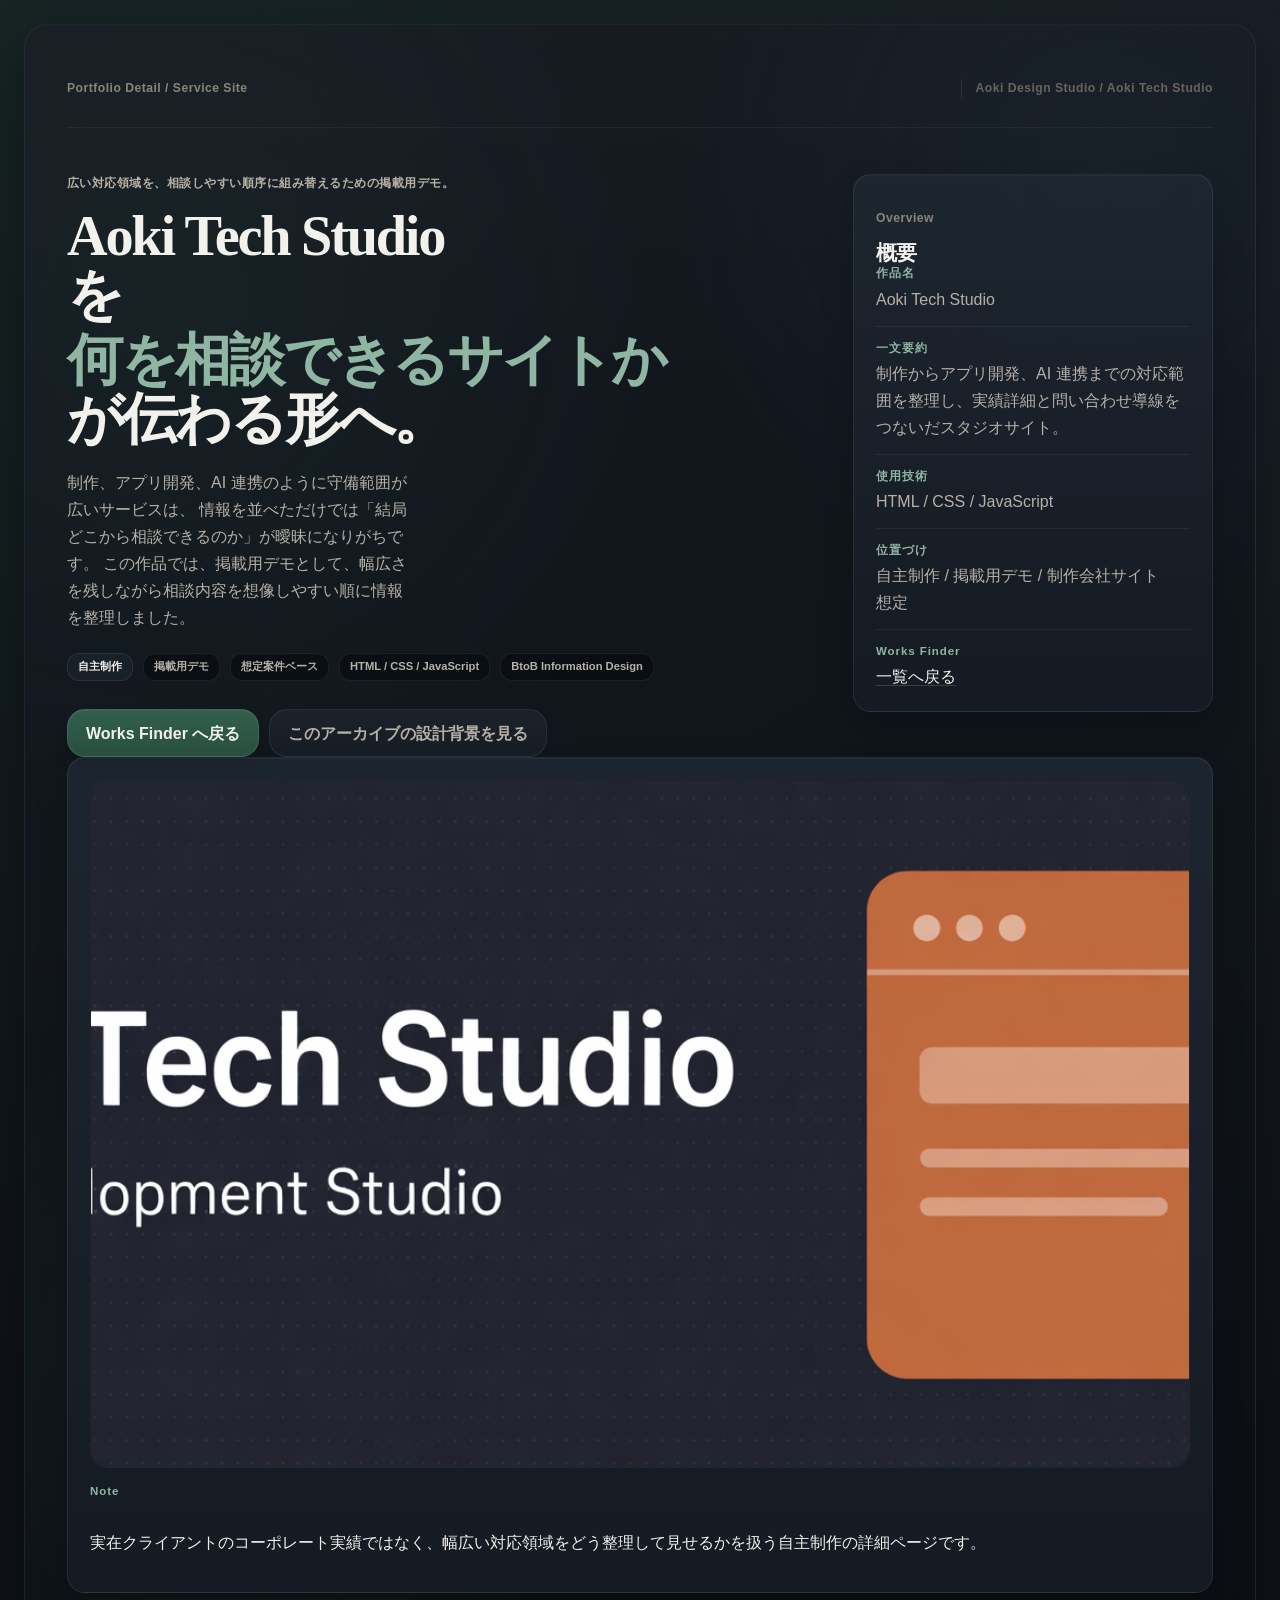
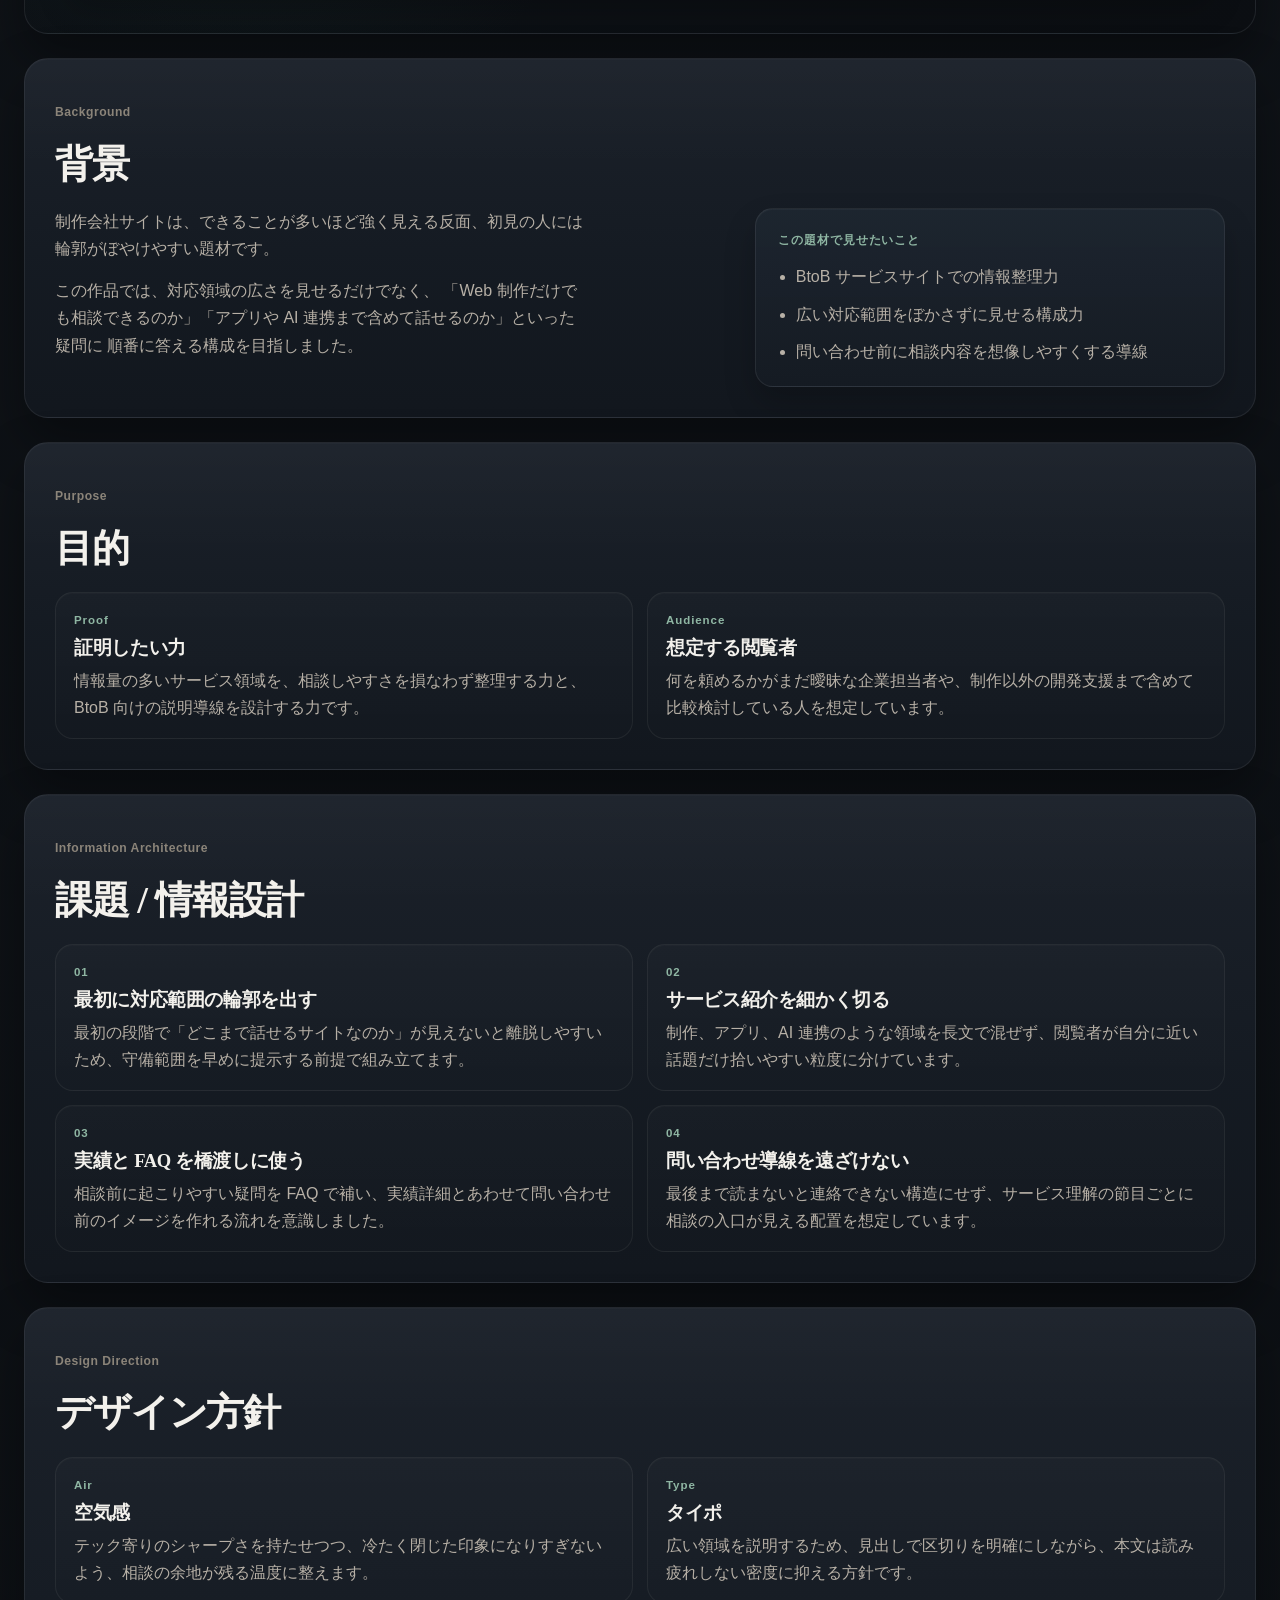
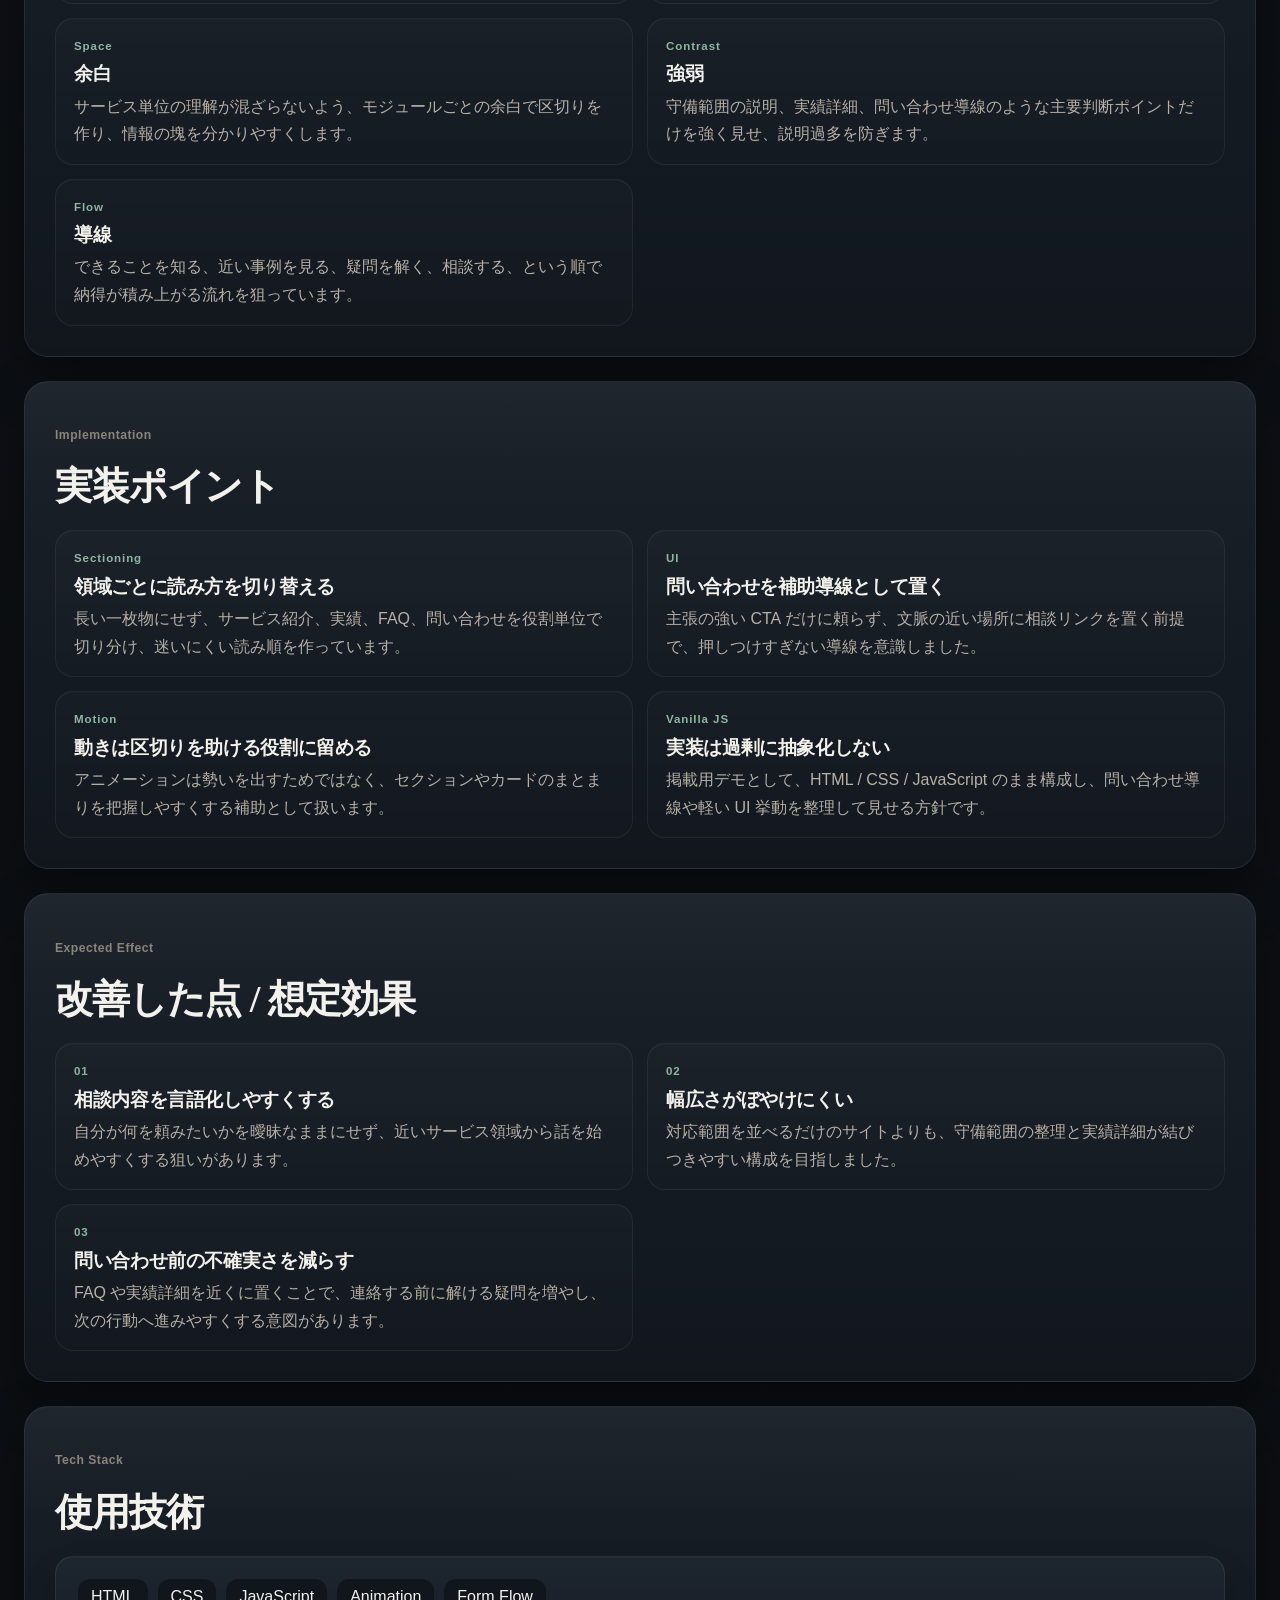
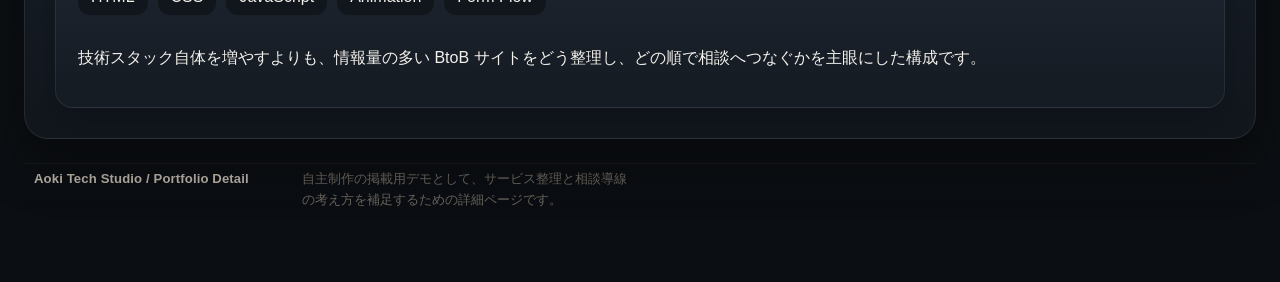
<file: projects/aoki-tech-studio/index.html>
<!DOCTYPE html>
<html lang="ja">
  <head>
    <meta charset="UTF-8" />
    <meta name="viewport" content="width=device-width, initial-scale=1.0" />
    <title>Aoki Tech Studio | Portfolio Detail</title>
    <meta
      name="description"
      content="Aoki Tech Studio の制作背景、課題設定、情報設計、デザイン方針、実装ポイントを整理したポートフォリオ詳細ページです。"
    />
    <meta name="application-name" content="Aoki Design Studio Works Finder" />
    <meta name="apple-mobile-web-app-title" content="ADS Works Finder" />
    <meta name="theme-color" content="#0d1116" />
    <meta property="og:locale" content="ja_JP" />
    <meta property="og:type" content="article" />
    <meta property="og:site_name" content="Aoki Design Studio Works Finder" />
    <meta property="og:title" content="Aoki Tech Studio | Portfolio Detail" />
    <meta
      property="og:description"
      content="対応領域が広いスタジオサイトを、相談しやすい情報順序へどう整理したかを補足するポートフォリオ詳細ページです。"
    />
    <meta
      property="og:url"
      content="https://okiaoki.github.io/Aoki-Design-Studio-Works-Finder/projects/aoki-tech-studio/"
    />
    <meta
      property="og:image"
      content="https://okiaoki.github.io/Aoki-Design-Studio-Works-Finder/assets/images/works/aoki-tech-studio.png"
    />
    <meta property="og:image:type" content="image/png" />
    <meta property="og:image:alt" content="Aoki Tech Studio の画面イメージ" />
    <meta name="twitter:card" content="summary_large_image" />
    <meta name="twitter:title" content="Aoki Tech Studio | Portfolio Detail" />
    <meta
      name="twitter:description"
      content="対応領域が広いスタジオサイトを、相談しやすい情報順序へどう整理したかを補足するポートフォリオ詳細ページです。"
    />
    <meta
      name="twitter:url"
      content="https://okiaoki.github.io/Aoki-Design-Studio-Works-Finder/projects/aoki-tech-studio/"
    />
    <meta
      name="twitter:image"
      content="https://okiaoki.github.io/Aoki-Design-Studio-Works-Finder/assets/images/works/aoki-tech-studio.png"
    />
    <meta name="twitter:image:alt" content="Aoki Tech Studio の画面イメージ" />
    <link
      rel="canonical"
      href="https://okiaoki.github.io/Aoki-Design-Studio-Works-Finder/projects/aoki-tech-studio/"
    />
    <link rel="icon" href="../../assets/images/meta/favicon.svg" type="image/svg+xml" sizes="any" />
    <link rel="icon" href="../../assets/images/meta/icon-192.png" type="image/png" sizes="192x192" />
    <link rel="shortcut icon" href="../../assets/images/meta/icon-192.png" type="image/png" />
    <link rel="apple-touch-icon" href="../../assets/images/meta/apple-touch-icon.png" />
    <link rel="manifest" href="../../site.webmanifest" />
    <link rel="stylesheet" href="../../assets/css/style.css" />
    <link rel="stylesheet" href="../../assets/css/case-study.css" />
  </head>
  <body class="body--case-study">
    <div class="site-shell case-study-shell">
      <header class="hero case-study-hero" id="top">
        <div class="hero__meta">
          <p class="eyebrow">Portfolio Detail / Service Site</p>
          <p class="hero__index">Aoki Design Studio / Aoki Tech Studio</p>
        </div>

        <div class="case-study-hero__body">
          <div class="case-study-hero__copy">
            <p class="hero__label">広い対応領域を、相談しやすい順序に組み替えるための掲載用デモ。</p>
            <h1>
              <span class="hero__title-line">Aoki Tech Studio を</span>
              <span class="hero__title-line">
                <span class="hero__title-accent">何を相談できるサイトか</span>が伝わる形へ。
              </span>
            </h1>
            <p class="hero__description">
              制作、アプリ開発、AI 連携のように守備範囲が広いサービスは、
              情報を並べただけでは「結局どこから相談できるのか」が曖昧になりがちです。
              この作品では、掲載用デモとして、幅広さを残しながら相談内容を想像しやすい順に情報を整理しました。
            </p>

            <div class="case-study-hero__pills" aria-label="位置づけと技術">
              <span class="meta-pill meta-pill--concept">自主制作</span>
              <span class="meta-pill">掲載用デモ</span>
              <span class="meta-pill">想定案件ベース</span>
              <span class="meta-pill">HTML / CSS / JavaScript</span>
              <span class="meta-pill">BtoB Information Design</span>
            </div>

            <div class="case-study-hero__actions">
              <a class="primary-button" href="../../index.html#results-heading">Works Finder へ戻る</a>
              <a class="ghost-button" href="../works-finder/index.html">このアーカイブの設計背景を見る</a>
            </div>
          </div>

          <aside class="case-study-hero__summary" aria-labelledby="overview-title">
            <p class="eyebrow">Overview</p>
            <h2 id="overview-title">概要</h2>
            <dl class="case-study-facts">
              <div>
                <dt>作品名</dt>
                <dd>Aoki Tech Studio</dd>
              </div>
              <div>
                <dt>一文要約</dt>
                <dd>制作からアプリ開発、AI 連携までの対応範囲を整理し、実績詳細と問い合わせ導線をつないだスタジオサイト。</dd>
              </div>
              <div>
                <dt>使用技術</dt>
                <dd>HTML / CSS / JavaScript</dd>
              </div>
              <div>
                <dt>位置づけ</dt>
                <dd>自主制作 / 掲載用デモ / 制作会社サイト想定</dd>
              </div>
              <div>
                <dt>Works Finder</dt>
                <dd><a href="../../index.html#results-heading">一覧へ戻る</a></dd>
              </div>
            </dl>
          </aside>
        </div>

        <div class="case-study-panel" aria-label="補足">
          <figure class="case-study-process-card__media">
            <img
              src="../../assets/images/works/aoki-tech-studio.png"
              alt="Aoki Tech Studio の画面イメージ"
              loading="eager"
              decoding="async"
            />
          </figure>
          <p class="case-study-panel__label">Note</p>
          <p>
            実在クライアントのコーポレート実績ではなく、幅広い対応領域をどう整理して見せるかを扱う自主制作の詳細ページです。
          </p>
        </div>
      </header>

      <main class="case-study-main">
        <section class="case-study-section" aria-labelledby="background-title">
          <div class="case-study-section__heading">
            <p class="eyebrow">Background</p>
            <h2 id="background-title">背景</h2>
          </div>

          <div class="case-study-grid case-study-grid--two">
            <div class="case-study-copy">
              <p>
                制作会社サイトは、できることが多いほど強く見える反面、初見の人には輪郭がぼやけやすい題材です。
              </p>
              <p>
                この作品では、対応領域の広さを見せるだけでなく、
                「Web 制作だけでも相談できるのか」「アプリや AI 連携まで含めて話せるのか」といった疑問に
                順番に答える構成を目指しました。
              </p>
            </div>

            <div class="case-study-panel">
              <p class="case-study-panel__label">この題材で見せたいこと</p>
              <ul class="case-study-bullet-list">
                <li>BtoB サービスサイトでの情報整理力</li>
                <li>広い対応範囲をぼかさずに見せる構成力</li>
                <li>問い合わせ前に相談内容を想像しやすくする導線</li>
              </ul>
            </div>
          </div>
        </section>

        <section class="case-study-section" aria-labelledby="purpose-title">
          <div class="case-study-section__heading">
            <p class="eyebrow">Purpose</p>
            <h2 id="purpose-title">目的</h2>
          </div>

          <div class="case-study-card-grid">
            <article class="case-study-card">
              <p class="case-study-card__label">Proof</p>
              <h3>証明したい力</h3>
              <p>情報量の多いサービス領域を、相談しやすさを損なわず整理する力と、BtoB 向けの説明導線を設計する力です。</p>
            </article>
            <article class="case-study-card">
              <p class="case-study-card__label">Audience</p>
              <h3>想定する閲覧者</h3>
              <p>何を頼めるかがまだ曖昧な企業担当者や、制作以外の開発支援まで含めて比較検討している人を想定しています。</p>
            </article>
          </div>
        </section>

        <section class="case-study-section" aria-labelledby="structure-title">
          <div class="case-study-section__heading">
            <p class="eyebrow">Information Architecture</p>
            <h2 id="structure-title">課題 / 情報設計</h2>
          </div>

          <div class="case-study-card-grid">
            <article class="case-study-card">
              <p class="case-study-card__label">01</p>
              <h3>最初に対応範囲の輪郭を出す</h3>
              <p>最初の段階で「どこまで話せるサイトなのか」が見えないと離脱しやすいため、守備範囲を早めに提示する前提で組み立てます。</p>
            </article>
            <article class="case-study-card">
              <p class="case-study-card__label">02</p>
              <h3>サービス紹介を細かく切る</h3>
              <p>制作、アプリ、AI 連携のような領域を長文で混ぜず、閲覧者が自分に近い話題だけ拾いやすい粒度に分けています。</p>
            </article>
            <article class="case-study-card">
              <p class="case-study-card__label">03</p>
              <h3>実績と FAQ を橋渡しに使う</h3>
              <p>相談前に起こりやすい疑問を FAQ で補い、実績詳細とあわせて問い合わせ前のイメージを作れる流れを意識しました。</p>
            </article>
            <article class="case-study-card">
              <p class="case-study-card__label">04</p>
              <h3>問い合わせ導線を遠ざけない</h3>
              <p>最後まで読まないと連絡できない構造にせず、サービス理解の節目ごとに相談の入口が見える配置を想定しています。</p>
            </article>
          </div>
        </section>

        <section class="case-study-section" aria-labelledby="design-title">
          <div class="case-study-section__heading">
            <p class="eyebrow">Design Direction</p>
            <h2 id="design-title">デザイン方針</h2>
          </div>

          <div class="case-study-card-grid">
            <article class="case-study-card">
              <p class="case-study-card__label">Air</p>
              <h3>空気感</h3>
              <p>テック寄りのシャープさを持たせつつ、冷たく閉じた印象になりすぎないよう、相談の余地が残る温度に整えます。</p>
            </article>
            <article class="case-study-card">
              <p class="case-study-card__label">Type</p>
              <h3>タイポ</h3>
              <p>広い領域を説明するため、見出しで区切りを明確にしながら、本文は読み疲れしない密度に抑える方針です。</p>
            </article>
            <article class="case-study-card">
              <p class="case-study-card__label">Space</p>
              <h3>余白</h3>
              <p>サービス単位の理解が混ざらないよう、モジュールごとの余白で区切りを作り、情報の塊を分かりやすくします。</p>
            </article>
            <article class="case-study-card">
              <p class="case-study-card__label">Contrast</p>
              <h3>強弱</h3>
              <p>守備範囲の説明、実績詳細、問い合わせ導線のような主要判断ポイントだけを強く見せ、説明過多を防ぎます。</p>
            </article>
            <article class="case-study-card">
              <p class="case-study-card__label">Flow</p>
              <h3>導線</h3>
              <p>できることを知る、近い事例を見る、疑問を解く、相談する、という順で納得が積み上がる流れを狙っています。</p>
            </article>
          </div>
        </section>

        <section class="case-study-section" aria-labelledby="implementation-title">
          <div class="case-study-section__heading">
            <p class="eyebrow">Implementation</p>
            <h2 id="implementation-title">実装ポイント</h2>
          </div>

          <div class="case-study-card-grid">
            <article class="case-study-card">
              <p class="case-study-card__label">Sectioning</p>
              <h3>領域ごとに読み方を切り替える</h3>
              <p>長い一枚物にせず、サービス紹介、実績、FAQ、問い合わせを役割単位で切り分け、迷いにくい読み順を作っています。</p>
            </article>
            <article class="case-study-card">
              <p class="case-study-card__label">UI</p>
              <h3>問い合わせを補助導線として置く</h3>
              <p>主張の強い CTA だけに頼らず、文脈の近い場所に相談リンクを置く前提で、押しつけすぎない導線を意識しました。</p>
            </article>
            <article class="case-study-card">
              <p class="case-study-card__label">Motion</p>
              <h3>動きは区切りを助ける役割に留める</h3>
              <p>アニメーションは勢いを出すためではなく、セクションやカードのまとまりを把握しやすくする補助として扱います。</p>
            </article>
            <article class="case-study-card">
              <p class="case-study-card__label">Vanilla JS</p>
              <h3>実装は過剰に抽象化しない</h3>
              <p>掲載用デモとして、HTML / CSS / JavaScript のまま構成し、問い合わせ導線や軽い UI 挙動を整理して見せる方針です。</p>
            </article>
          </div>
        </section>

        <section class="case-study-section" aria-labelledby="effect-title">
          <div class="case-study-section__heading">
            <p class="eyebrow">Expected Effect</p>
            <h2 id="effect-title">改善した点 / 想定効果</h2>
          </div>

          <div class="case-study-card-grid">
            <article class="case-study-card">
              <p class="case-study-card__label">01</p>
              <h3>相談内容を言語化しやすくする</h3>
              <p>自分が何を頼みたいかを曖昧なままにせず、近いサービス領域から話を始めやすくする狙いがあります。</p>
            </article>
            <article class="case-study-card">
              <p class="case-study-card__label">02</p>
              <h3>幅広さがぼやけにくい</h3>
              <p>対応範囲を並べるだけのサイトよりも、守備範囲の整理と実績詳細が結びつきやすい構成を目指しました。</p>
            </article>
            <article class="case-study-card">
              <p class="case-study-card__label">03</p>
              <h3>問い合わせ前の不確実さを減らす</h3>
              <p>FAQ や実績詳細を近くに置くことで、連絡する前に解ける疑問を増やし、次の行動へ進みやすくする意図があります。</p>
            </article>
          </div>
        </section>

        <section class="case-study-section" aria-labelledby="stack-title">
          <div class="case-study-section__heading">
            <p class="eyebrow">Tech Stack</p>
            <h2 id="stack-title">使用技術</h2>
          </div>

          <div class="case-study-panel">
            <div class="case-study-inline-links" aria-label="使用技術">
              <span class="detail-modal__chip">HTML</span>
              <span class="detail-modal__chip">CSS</span>
              <span class="detail-modal__chip">JavaScript</span>
              <span class="detail-modal__chip">Animation</span>
              <span class="detail-modal__chip">Form Flow</span>
            </div>
            <p>
              技術スタック自体を増やすよりも、情報量の多い BtoB サイトをどう整理し、どの順で相談へつなぐかを主眼にした構成です。
            </p>
          </div>
        </section>
      </main>

      <footer class="site-footer">
        <p>Aoki Tech Studio / Portfolio Detail</p>
        <p>自主制作の掲載用デモとして、サービス整理と相談導線の考え方を補足するための詳細ページです。</p>
      </footer>
    </div>
  </body>
</html>
</file>
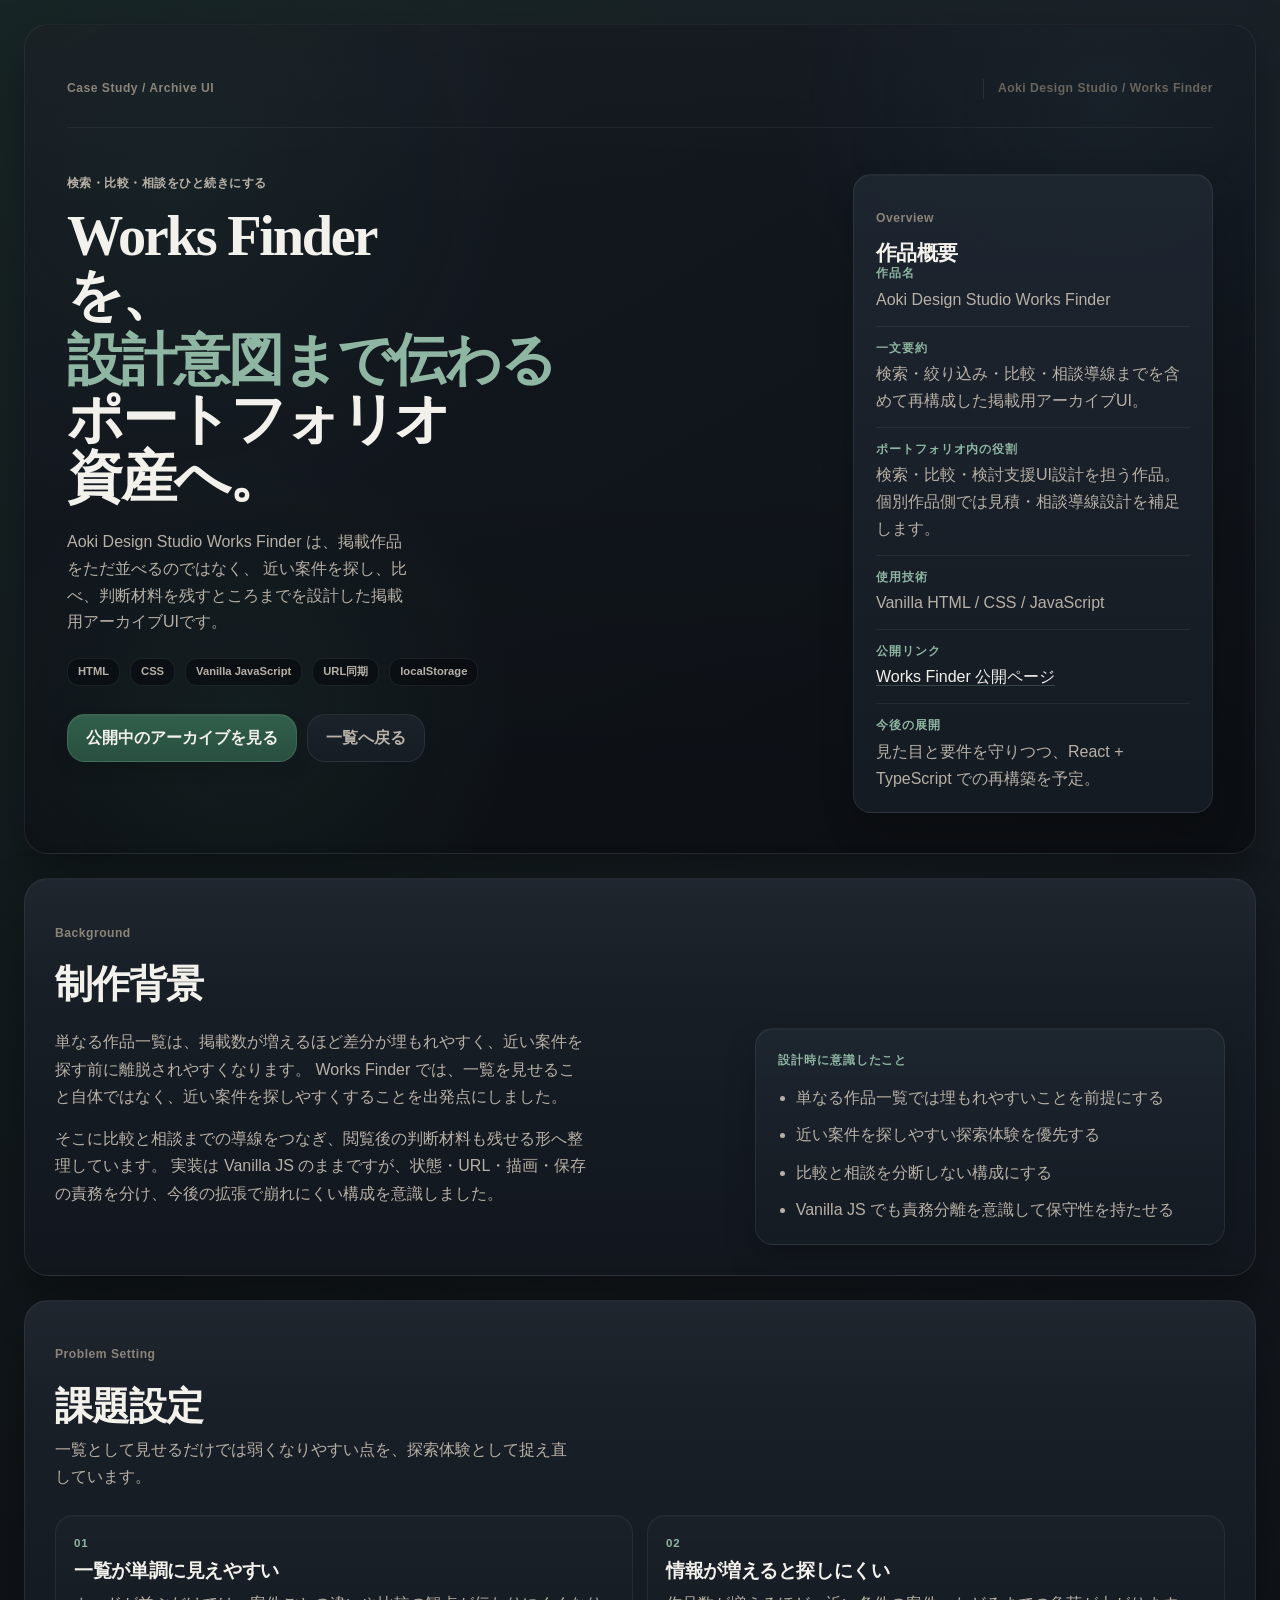
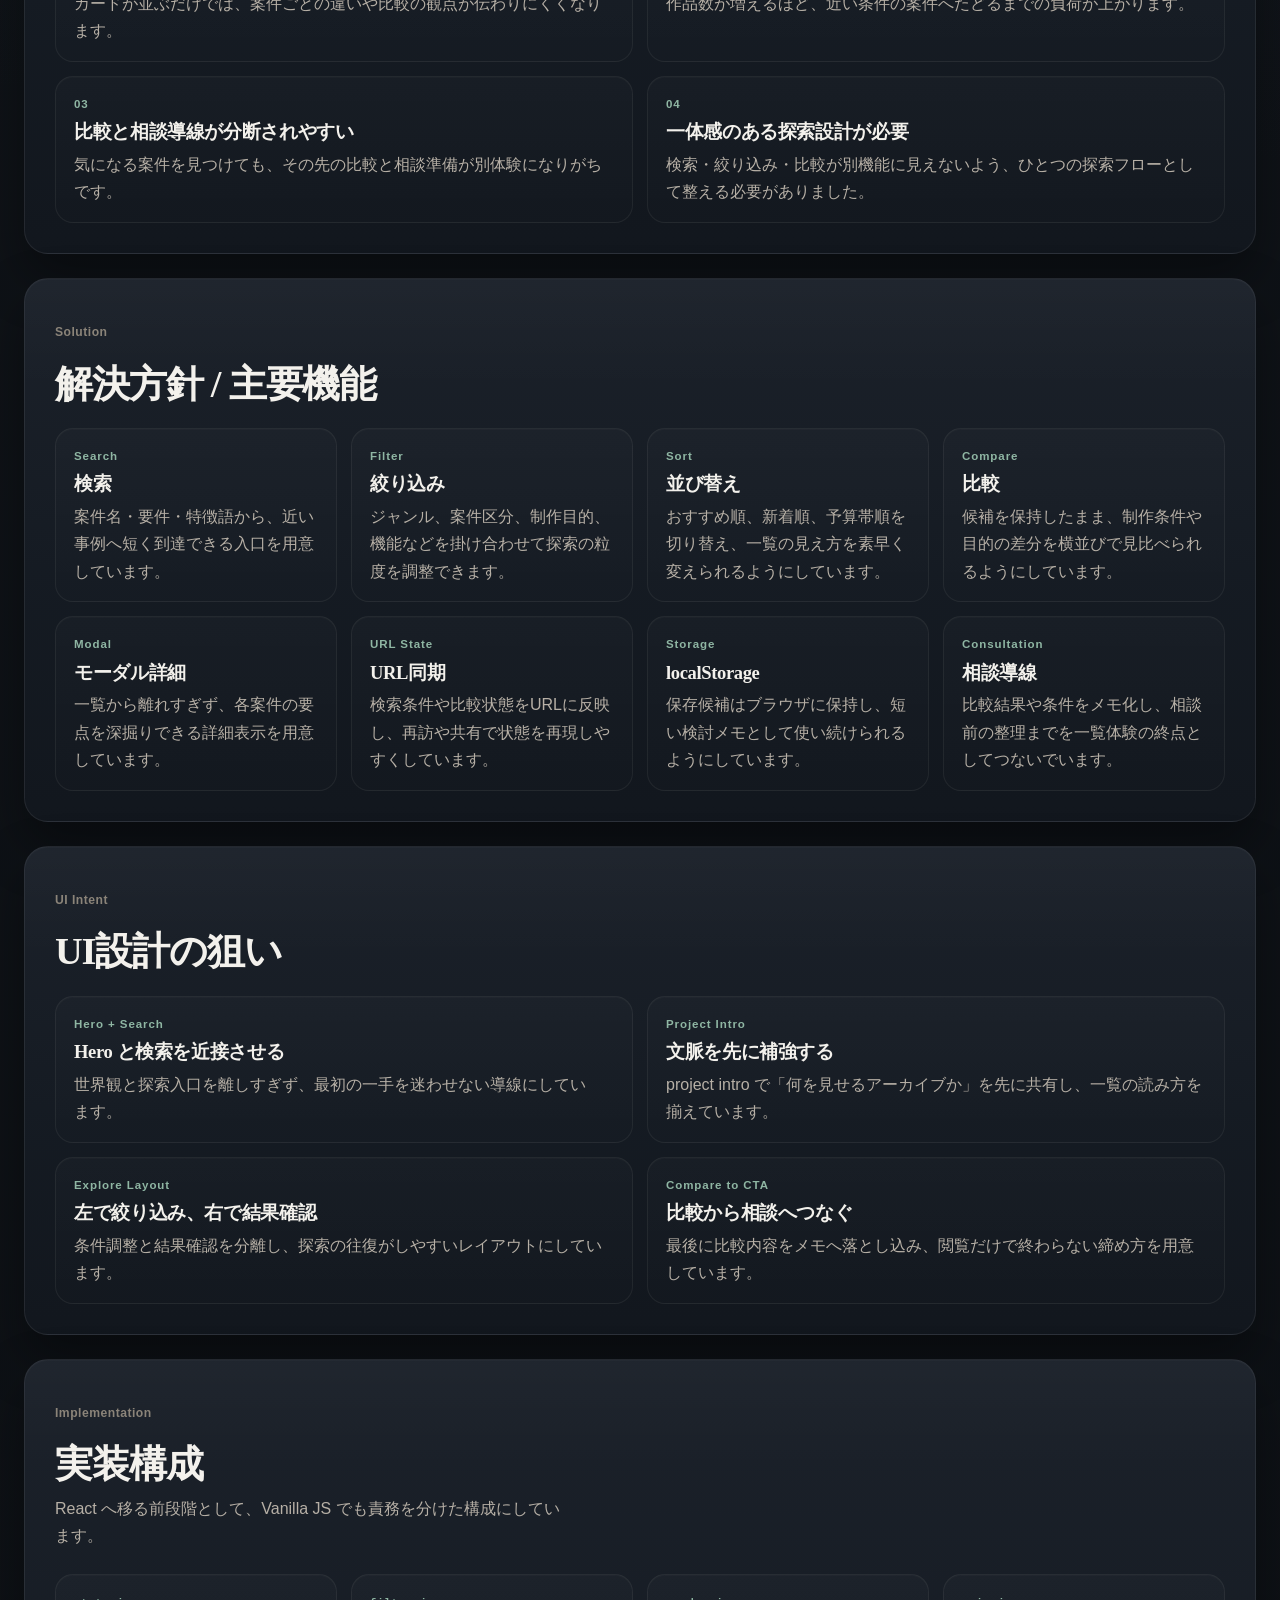
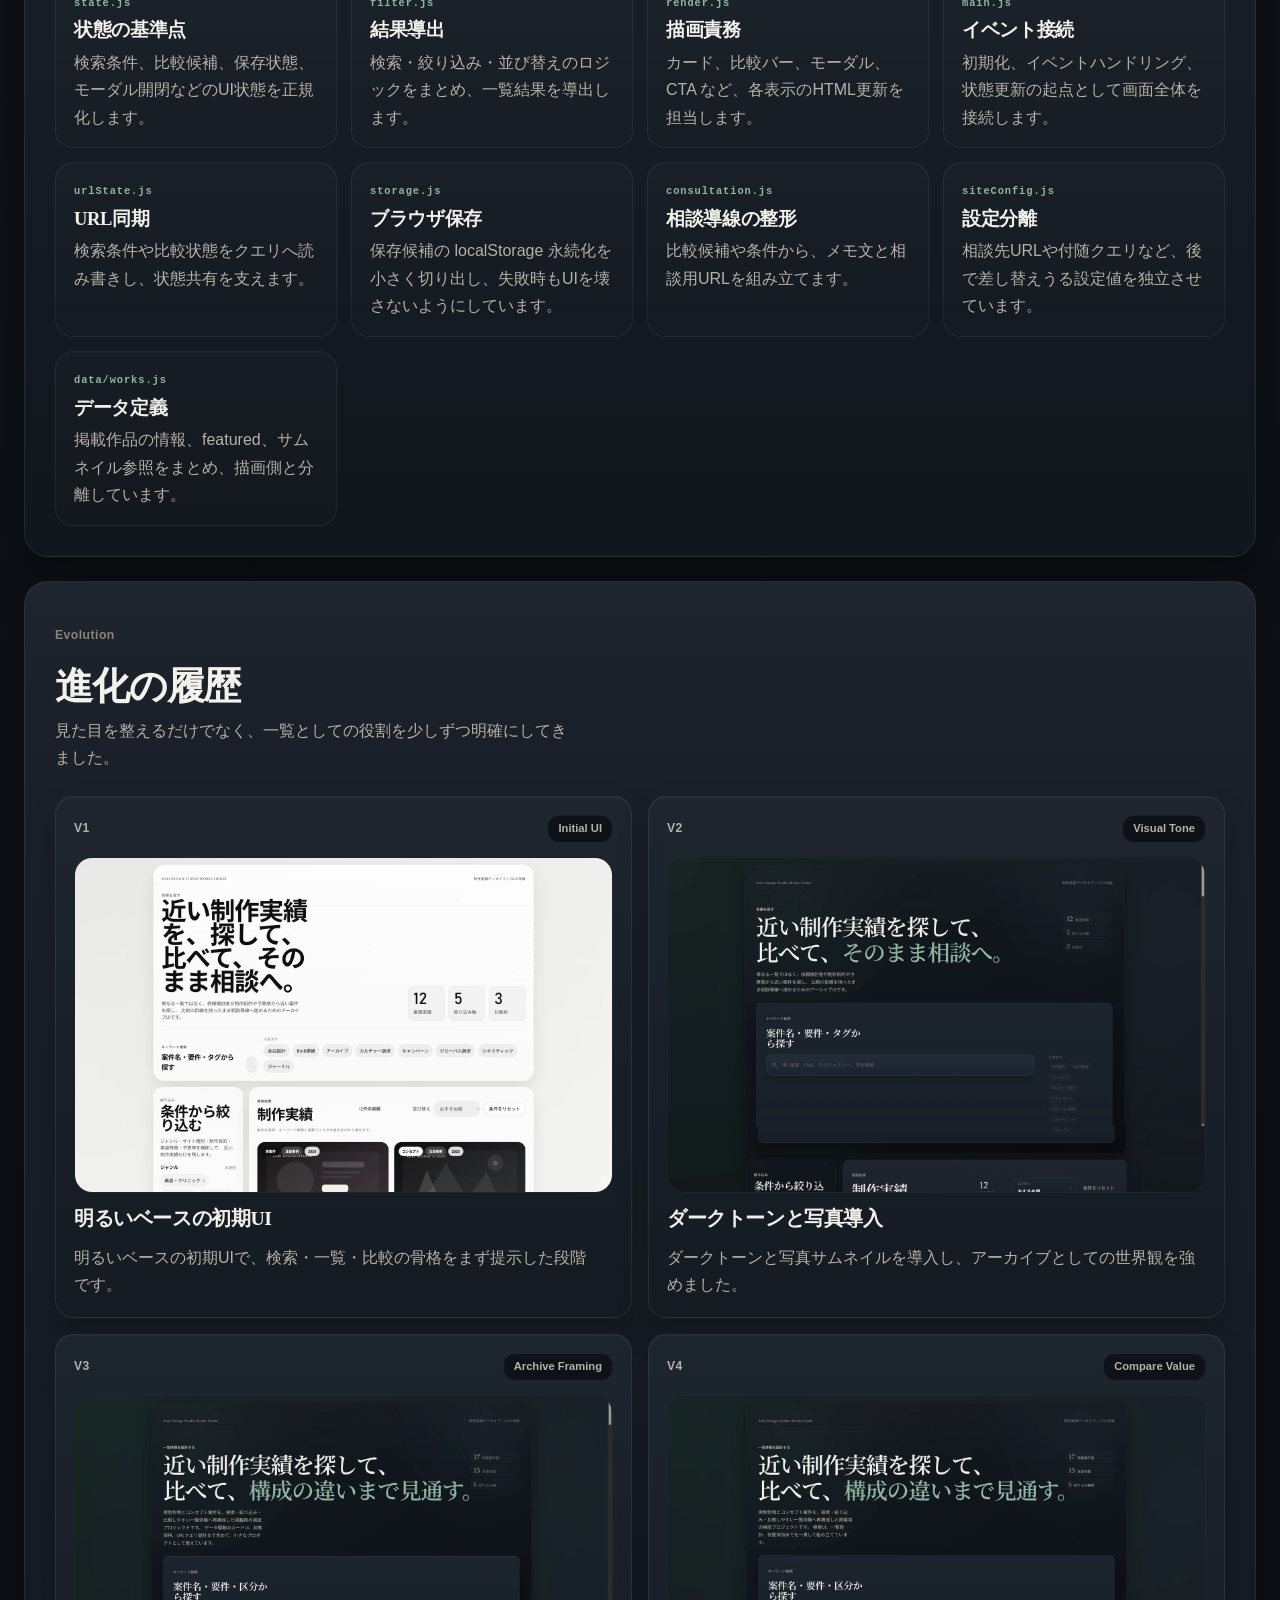
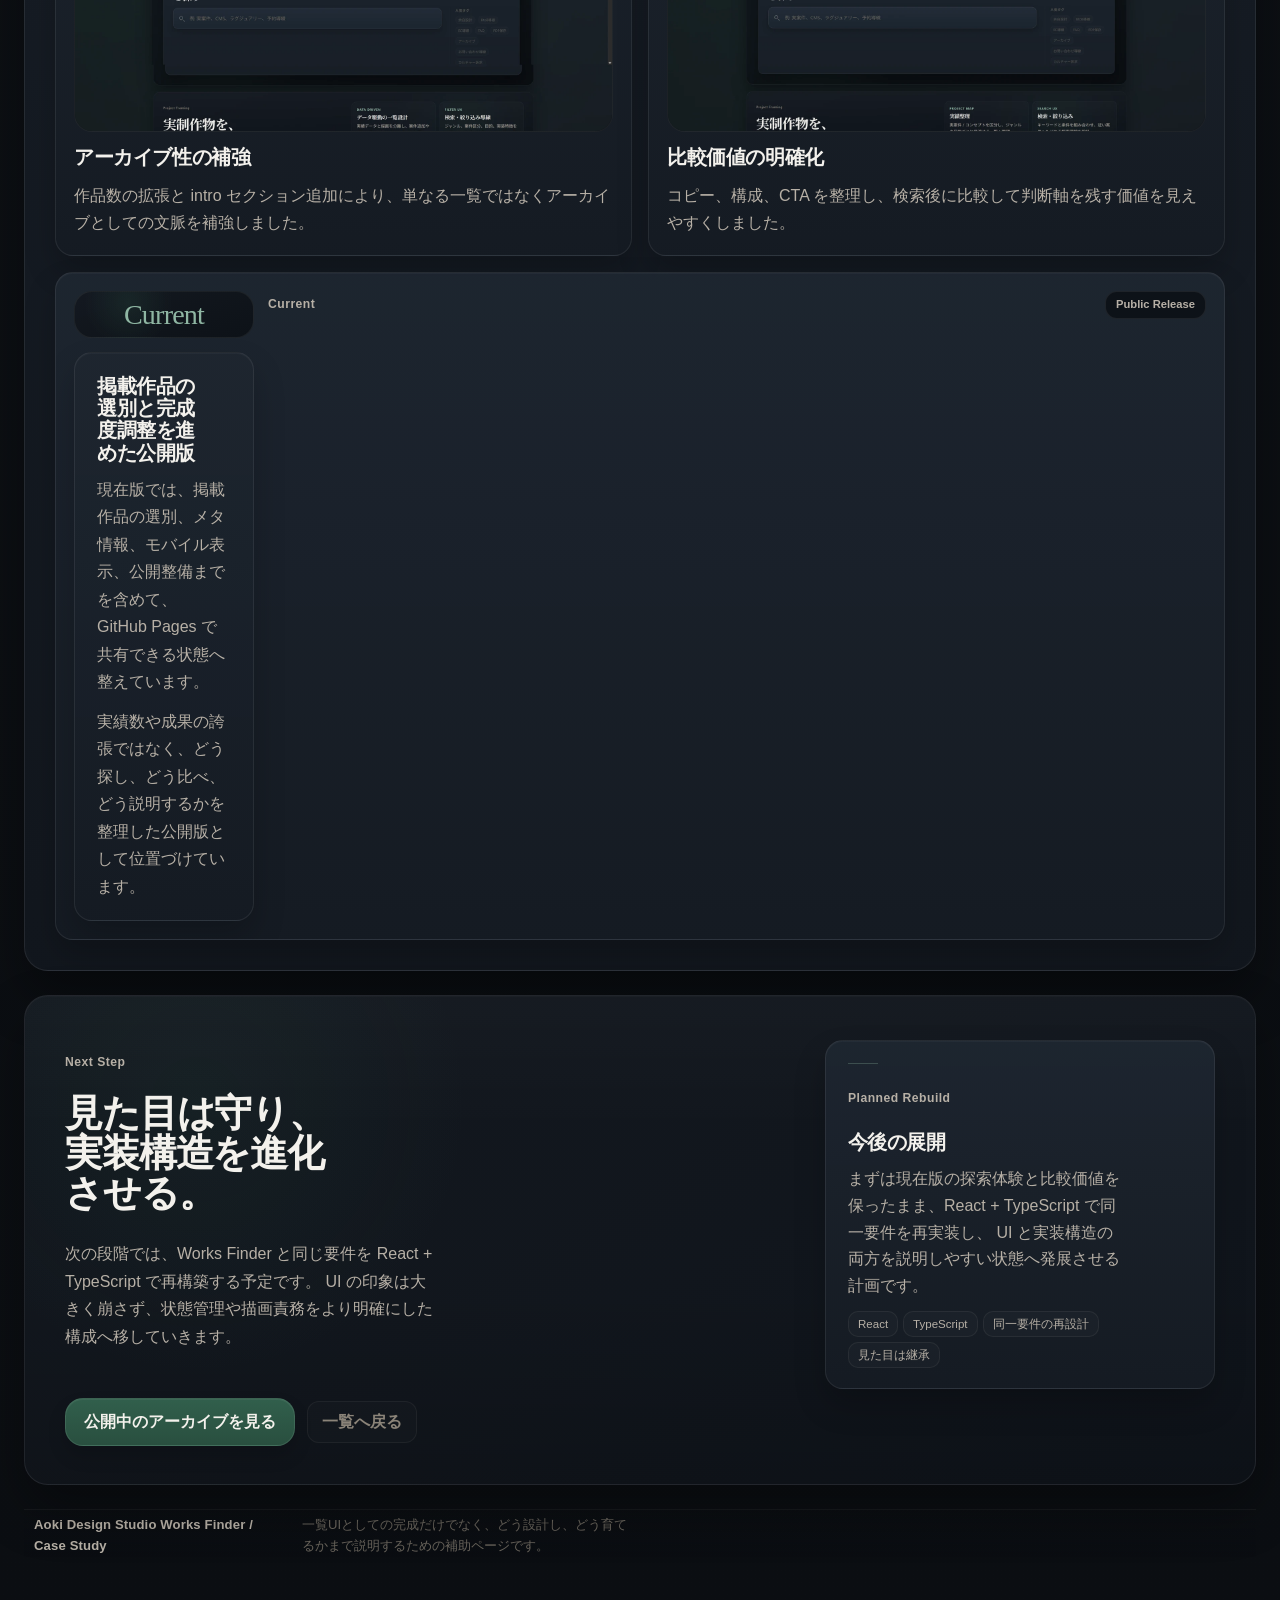
<file: projects/works-finder/index.html>
<!DOCTYPE html>
<html lang="ja">
  <head>
    <meta charset="UTF-8" />
    <meta name="viewport" content="width=device-width, initial-scale=1.0" />
    <title>Aoki Design Studio Works Finder | Case Study</title>
    <meta
      name="description"
      content="Aoki Design Studio Works Finder の制作背景、課題設定、設計意図、実装構成、進化履歴を整理した case study ページ。"
    />
    <meta name="application-name" content="Aoki Design Studio Works Finder" />
    <meta name="apple-mobile-web-app-title" content="ADS Works Finder" />
    <meta name="theme-color" content="#0d1116" />
    <meta property="og:locale" content="ja_JP" />
    <meta property="og:type" content="article" />
    <meta property="og:site_name" content="Aoki Design Studio Works Finder" />
    <meta
      property="og:title"
      content="Aoki Design Studio Works Finder | Case Study"
    />
    <meta
      property="og:description"
      content="Works Finder を、一覧サイトではなく設計背景まで説明できるポートフォリオ資産として整理した case study。"
    />
    <meta
      property="og:url"
      content="https://okiaoki.github.io/Aoki-Design-Studio-Works-Finder/projects/works-finder/"
    />
    <meta
      property="og:image"
      content="https://okiaoki.github.io/Aoki-Design-Studio-Works-Finder/assets/images/meta/og-image.png"
    />
    <meta property="og:image:type" content="image/png" />
    <meta property="og:image:width" content="1200" />
    <meta property="og:image:height" content="630" />
    <meta
      property="og:image:alt"
      content="Aoki Design Studio Works Finder の共有用ビジュアル"
    />
    <meta name="twitter:card" content="summary_large_image" />
    <meta
      name="twitter:title"
      content="Aoki Design Studio Works Finder | Case Study"
    />
    <meta
      name="twitter:description"
      content="Works Finder の制作背景、課題設定、設計意図、進化履歴を整理した case study ページ。"
    />
    <meta
      name="twitter:url"
      content="https://okiaoki.github.io/Aoki-Design-Studio-Works-Finder/projects/works-finder/"
    />
    <meta
      name="twitter:image"
      content="https://okiaoki.github.io/Aoki-Design-Studio-Works-Finder/assets/images/meta/og-image.png"
    />
    <meta
      name="twitter:image:alt"
      content="Aoki Design Studio Works Finder の共有用ビジュアル"
    />
    <link
      rel="canonical"
      href="https://okiaoki.github.io/Aoki-Design-Studio-Works-Finder/projects/works-finder/"
    />
    <link rel="icon" href="../../assets/images/meta/favicon.svg" type="image/svg+xml" sizes="any" />
    <link rel="icon" href="../../assets/images/meta/icon-192.png" type="image/png" sizes="192x192" />
    <link rel="shortcut icon" href="../../assets/images/meta/icon-192.png" type="image/png" />
    <link rel="apple-touch-icon" href="../../assets/images/meta/apple-touch-icon.png" />
    <link rel="manifest" href="../../site.webmanifest" />
    <link rel="stylesheet" href="../../assets/css/style.css" />
    <link rel="stylesheet" href="../../assets/css/case-study.css" />
  </head>
  <body class="body--case-study">
    <div class="site-shell case-study-shell">
      <header class="hero case-study-hero" id="top">
        <div class="hero__meta">
          <p class="eyebrow">Case Study / Archive UI</p>
          <p class="hero__index">Aoki Design Studio / Works Finder</p>
        </div>

        <div class="case-study-hero__body">
          <div class="case-study-hero__copy">
            <p class="hero__label">検索・比較・相談をひと続きにする</p>
            <h1>
              <span class="hero__title-line">Works Finder を、</span>
              <span class="hero__title-line">
                <span class="hero__title-accent">設計意図まで伝わる</span>ポートフォリオ資産へ。
              </span>
            </h1>
            <p class="hero__description">
              Aoki Design Studio Works Finder は、掲載作品をただ並べるのではなく、
              近い案件を探し、比べ、判断材料を残すところまでを設計した掲載用アーカイブUIです。
            </p>

            <div class="case-study-hero__pills" aria-label="使用技術">
              <span class="meta-pill">HTML</span>
              <span class="meta-pill">CSS</span>
              <span class="meta-pill">Vanilla JavaScript</span>
              <span class="meta-pill">URL同期</span>
              <span class="meta-pill">localStorage</span>
            </div>

            <div class="case-study-hero__actions">
              <a
                class="primary-button"
                href="https://okiaoki.github.io/Aoki-Design-Studio-Works-Finder/"
              >
                公開中のアーカイブを見る
              </a>
              <a class="ghost-button" href="../../index.html">一覧へ戻る</a>
            </div>
          </div>

          <aside class="case-study-hero__summary" aria-labelledby="overview-title">
            <p class="eyebrow">Overview</p>
            <h2 id="overview-title">作品概要</h2>
            <dl class="case-study-facts">
              <div>
                <dt>作品名</dt>
                <dd>Aoki Design Studio Works Finder</dd>
              </div>
              <div>
                <dt>一文要約</dt>
                <dd>検索・絞り込み・比較・相談導線までを含めて再構成した掲載用アーカイブUI。</dd>
              </div>
              <div>
                <dt>ポートフォリオ内の役割</dt>
                <dd>検索・比較・検討支援UI設計を担う作品。個別作品側では見積・相談導線設計を補足します。</dd>
              </div>
              <div>
                <dt>使用技術</dt>
                <dd>Vanilla HTML / CSS / JavaScript</dd>
              </div>
              <div>
                <dt>公開リンク</dt>
                <dd>
                  <a href="https://okiaoki.github.io/Aoki-Design-Studio-Works-Finder/">Works Finder 公開ページ</a>
                </dd>
              </div>
              <div>
                <dt>今後の展開</dt>
                <dd>見た目と要件を守りつつ、React + TypeScript での再構築を予定。</dd>
              </div>
            </dl>
          </aside>
        </div>
      </header>

      <main class="case-study-main">
        <section class="case-study-section case-study-section--split" aria-labelledby="background-title">
          <div class="case-study-section__heading">
            <p class="eyebrow">Background</p>
            <h2 id="background-title">制作背景</h2>
          </div>

          <div class="case-study-grid case-study-grid--two">
            <div class="case-study-copy">
              <p>
                単なる作品一覧は、掲載数が増えるほど差分が埋もれやすく、近い案件を探す前に離脱されやすくなります。
                Works Finder では、一覧を見せること自体ではなく、近い案件を探しやすくすることを出発点にしました。
              </p>
              <p>
                そこに比較と相談までの導線をつなぎ、閲覧後の判断材料も残せる形へ整理しています。
                実装は Vanilla JS のままですが、状態・URL・描画・保存の責務を分け、今後の拡張で崩れにくい構成を意識しました。
              </p>
            </div>

            <div class="case-study-panel">
              <p class="case-study-panel__label">設計時に意識したこと</p>
              <ul class="case-study-bullet-list">
                <li>単なる作品一覧では埋もれやすいことを前提にする</li>
                <li>近い案件を探しやすい探索体験を優先する</li>
                <li>比較と相談を分断しない構成にする</li>
                <li>Vanilla JS でも責務分離を意識して保守性を持たせる</li>
              </ul>
            </div>
          </div>
        </section>

        <section class="case-study-section" aria-labelledby="problem-title">
          <div class="case-study-section__heading">
            <p class="eyebrow">Problem Setting</p>
            <h2 id="problem-title">課題設定</h2>
            <p class="case-study-section__lead">
              一覧として見せるだけでは弱くなりやすい点を、探索体験として捉え直しています。
            </p>
          </div>

          <div class="case-study-card-grid">
            <article class="case-study-card">
              <p class="case-study-card__label">01</p>
              <h3>一覧が単調に見えやすい</h3>
              <p>カードが並ぶだけでは、案件ごとの違いや比較の観点が伝わりにくくなります。</p>
            </article>
            <article class="case-study-card">
              <p class="case-study-card__label">02</p>
              <h3>情報が増えると探しにくい</h3>
              <p>作品数が増えるほど、近い条件の案件へたどるまでの負荷が上がります。</p>
            </article>
            <article class="case-study-card">
              <p class="case-study-card__label">03</p>
              <h3>比較と相談導線が分断されやすい</h3>
              <p>気になる案件を見つけても、その先の比較と相談準備が別体験になりがちです。</p>
            </article>
            <article class="case-study-card">
              <p class="case-study-card__label">04</p>
              <h3>一体感のある探索設計が必要</h3>
              <p>検索・絞り込み・比較が別機能に見えないよう、ひとつの探索フローとして整える必要がありました。</p>
            </article>
          </div>
        </section>

        <section class="case-study-section" aria-labelledby="features-title">
          <div class="case-study-section__heading">
            <p class="eyebrow">Solution</p>
            <h2 id="features-title">解決方針 / 主要機能</h2>
          </div>

          <div class="case-study-card-grid case-study-card-grid--features">
            <article class="case-study-card">
              <p class="case-study-card__label">Search</p>
              <h3>検索</h3>
              <p>案件名・要件・特徴語から、近い事例へ短く到達できる入口を用意しています。</p>
            </article>
            <article class="case-study-card">
              <p class="case-study-card__label">Filter</p>
              <h3>絞り込み</h3>
              <p>ジャンル、案件区分、制作目的、機能などを掛け合わせて探索の粒度を調整できます。</p>
            </article>
            <article class="case-study-card">
              <p class="case-study-card__label">Sort</p>
              <h3>並び替え</h3>
              <p>おすすめ順、新着順、予算帯順を切り替え、一覧の見え方を素早く変えられるようにしています。</p>
            </article>
            <article class="case-study-card">
              <p class="case-study-card__label">Compare</p>
              <h3>比較</h3>
              <p>候補を保持したまま、制作条件や目的の差分を横並びで見比べられるようにしています。</p>
            </article>
            <article class="case-study-card">
              <p class="case-study-card__label">Modal</p>
              <h3>モーダル詳細</h3>
              <p>一覧から離れすぎず、各案件の要点を深掘りできる詳細表示を用意しています。</p>
            </article>
            <article class="case-study-card">
              <p class="case-study-card__label">URL State</p>
              <h3>URL同期</h3>
              <p>検索条件や比較状態をURLに反映し、再訪や共有で状態を再現しやすくしています。</p>
            </article>
            <article class="case-study-card">
              <p class="case-study-card__label">Storage</p>
              <h3>localStorage</h3>
              <p>保存候補はブラウザに保持し、短い検討メモとして使い続けられるようにしています。</p>
            </article>
            <article class="case-study-card">
              <p class="case-study-card__label">Consultation</p>
              <h3>相談導線</h3>
              <p>比較結果や条件をメモ化し、相談前の整理までを一覧体験の終点としてつないでいます。</p>
            </article>
          </div>
        </section>

        <section class="case-study-section" aria-labelledby="ui-intent-title">
          <div class="case-study-section__heading">
            <p class="eyebrow">UI Intent</p>
            <h2 id="ui-intent-title">UI設計の狙い</h2>
          </div>

          <div class="case-study-card-grid">
            <article class="case-study-card">
              <p class="case-study-card__label">Hero + Search</p>
              <h3>Hero と検索を近接させる</h3>
              <p>世界観と探索入口を離しすぎず、最初の一手を迷わせない導線にしています。</p>
            </article>
            <article class="case-study-card">
              <p class="case-study-card__label">Project Intro</p>
              <h3>文脈を先に補強する</h3>
              <p>project intro で「何を見せるアーカイブか」を先に共有し、一覧の読み方を揃えています。</p>
            </article>
            <article class="case-study-card">
              <p class="case-study-card__label">Explore Layout</p>
              <h3>左で絞り込み、右で結果確認</h3>
              <p>条件調整と結果確認を分離し、探索の往復がしやすいレイアウトにしています。</p>
            </article>
            <article class="case-study-card">
              <p class="case-study-card__label">Compare to CTA</p>
              <h3>比較から相談へつなぐ</h3>
              <p>最後に比較内容をメモへ落とし込み、閲覧だけで終わらない締め方を用意しています。</p>
            </article>
          </div>
        </section>

        <section class="case-study-section" aria-labelledby="implementation-title">
          <div class="case-study-section__heading">
            <p class="eyebrow">Implementation</p>
            <h2 id="implementation-title">実装構成</h2>
            <p class="case-study-section__lead">
              React へ移る前段階として、Vanilla JS でも責務を分けた構成にしています。
            </p>
          </div>

          <div class="case-study-card-grid case-study-card-grid--modules">
            <article class="case-study-card">
              <p class="case-study-card__label"><code>state.js</code></p>
              <h3>状態の基準点</h3>
              <p>検索条件、比較候補、保存状態、モーダル開閉などのUI状態を正規化します。</p>
            </article>
            <article class="case-study-card">
              <p class="case-study-card__label"><code>filter.js</code></p>
              <h3>結果導出</h3>
              <p>検索・絞り込み・並び替えのロジックをまとめ、一覧結果を導出します。</p>
            </article>
            <article class="case-study-card">
              <p class="case-study-card__label"><code>render.js</code></p>
              <h3>描画責務</h3>
              <p>カード、比較バー、モーダル、CTA など、各表示のHTML更新を担当します。</p>
            </article>
            <article class="case-study-card">
              <p class="case-study-card__label"><code>main.js</code></p>
              <h3>イベント接続</h3>
              <p>初期化、イベントハンドリング、状態更新の起点として画面全体を接続します。</p>
            </article>
            <article class="case-study-card">
              <p class="case-study-card__label"><code>urlState.js</code></p>
              <h3>URL同期</h3>
              <p>検索条件や比較状態をクエリへ読み書きし、状態共有を支えます。</p>
            </article>
            <article class="case-study-card">
              <p class="case-study-card__label"><code>storage.js</code></p>
              <h3>ブラウザ保存</h3>
              <p>保存候補の localStorage 永続化を小さく切り出し、失敗時もUIを壊さないようにしています。</p>
            </article>
            <article class="case-study-card">
              <p class="case-study-card__label"><code>consultation.js</code></p>
              <h3>相談導線の整形</h3>
              <p>比較候補や条件から、メモ文と相談用URLを組み立てます。</p>
            </article>
            <article class="case-study-card">
              <p class="case-study-card__label"><code>siteConfig.js</code></p>
              <h3>設定分離</h3>
              <p>相談先URLや付随クエリなど、後で差し替えうる設定値を独立させています。</p>
            </article>
            <article class="case-study-card">
              <p class="case-study-card__label"><code>data/works.js</code></p>
              <h3>データ定義</h3>
              <p>掲載作品の情報、featured、サムネイル参照をまとめ、描画側と分離しています。</p>
            </article>
          </div>
        </section>

        <section class="case-study-section" aria-labelledby="history-title">
          <div class="case-study-section__heading">
            <p class="eyebrow">Evolution</p>
            <h2 id="history-title">進化の履歴</h2>
            <p class="case-study-section__lead">
              見た目を整えるだけでなく、一覧としての役割を少しずつ明確にしてきました。
            </p>
          </div>

          <div class="case-study-process-grid">
            <article class="case-study-process-card">
              <div class="case-study-process-card__meta">
                <p class="eyebrow">V1</p>
                <span class="meta-pill">Initial UI</span>
              </div>
              <figure class="case-study-process-card__media">
                <img
                  src="../../assets/images/process/works-finder-v1.webp"
                  alt="Works Finder V1 の UI スクリーンショット"
                  loading="lazy"
                  decoding="async"
                />
              </figure>
              <h3>明るいベースの初期UI</h3>
              <p>明るいベースの初期UIで、検索・一覧・比較の骨格をまず提示した段階です。</p>
            </article>

            <article class="case-study-process-card">
              <div class="case-study-process-card__meta">
                <p class="eyebrow">V2</p>
                <span class="meta-pill">Visual Tone</span>
              </div>
              <figure class="case-study-process-card__media">
                <img
                  src="../../assets/images/process/works-finder-v2.webp"
                  alt="Works Finder V2 の UI スクリーンショット"
                  loading="lazy"
                  decoding="async"
                />
              </figure>
              <h3>ダークトーンと写真導入</h3>
              <p>ダークトーンと写真サムネイルを導入し、アーカイブとしての世界観を強めました。</p>
            </article>

            <article class="case-study-process-card">
              <div class="case-study-process-card__meta">
                <p class="eyebrow">V3</p>
                <span class="meta-pill">Archive Framing</span>
              </div>
              <figure class="case-study-process-card__media">
                <img
                  src="../../assets/images/process/works-finder-v3.webp"
                  alt="Works Finder V3 の UI スクリーンショット"
                  loading="lazy"
                  decoding="async"
                />
              </figure>
              <h3>アーカイブ性の補強</h3>
              <p>作品数の拡張と intro セクション追加により、単なる一覧ではなくアーカイブとしての文脈を補強しました。</p>
            </article>

            <article class="case-study-process-card">
              <div class="case-study-process-card__meta">
                <p class="eyebrow">V4</p>
                <span class="meta-pill">Compare Value</span>
              </div>
              <figure class="case-study-process-card__media">
                <img
                  src="../../assets/images/process/works-finder-v4.webp"
                  alt="Works Finder V4 の UI スクリーンショット"
                  loading="lazy"
                  decoding="async"
                />
              </figure>
              <h3>比較価値の明確化</h3>
              <p>コピー、構成、CTA を整理し、検索後に比較して判断軸を残す価値を見えやすくしました。</p>
            </article>

            <article class="case-study-process-card case-study-process-card--current">
              <div class="case-study-process-card__meta">
                <p class="eyebrow">Current</p>
                <span class="meta-pill">Public Release</span>
              </div>
              <div class="case-study-process-card__panel">
                <h3>掲載作品の選別と完成度調整を進めた公開版</h3>
                <p>
                  現在版では、掲載作品の選別、メタ情報、モバイル表示、公開整備までを含めて、
                  GitHub Pages で共有できる状態へ整えています。
                </p>
                <p>
                  実績数や成果の誇張ではなく、どう探し、どう比べ、どう説明するかを整理した公開版として位置づけています。
                </p>
              </div>
            </article>
          </div>
        </section>

        <section class="cta-section case-study-future" id="future" aria-labelledby="future-title">
          <div class="cta-section__copy">
            <p class="eyebrow">Next Step</p>
            <h2 id="future-title">見た目は守り、実装構造を進化させる。</h2>
            <p>
              次の段階では、Works Finder と同じ要件を React + TypeScript で再構築する予定です。
              UI の印象は大きく崩さず、状態管理や描画責務をより明確にした構成へ移していきます。
            </p>
          </div>

          <div class="cta-section__brief">
            <p class="eyebrow">Planned Rebuild</p>
            <h3 class="cta-section__brief-title">今後の展開</h3>
            <p class="cta-section__brief-copy">
              まずは現在版の探索体験と比較価値を保ったまま、React + TypeScript で同一要件を再実装し、
              UI と実装構造の両方を説明しやすい状態へ発展させる計画です。
            </p>
            <div class="cta-section__context" aria-label="再構築予定の要点">
              <span class="detail-modal__chip">React</span>
              <span class="detail-modal__chip">TypeScript</span>
              <span class="detail-modal__chip">同一要件の再設計</span>
              <span class="detail-modal__chip">見た目は継承</span>
            </div>
          </div>

          <div class="cta-section__actions">
            <a
              class="primary-button"
              href="https://okiaoki.github.io/Aoki-Design-Studio-Works-Finder/"
            >
              公開中のアーカイブを見る
            </a>
            <a class="ghost-button" href="../../index.html">一覧へ戻る</a>
          </div>
        </section>
      </main>

      <footer class="site-footer">
        <p>Aoki Design Studio Works Finder / Case Study</p>
        <p>一覧UIとしての完成だけでなく、どう設計し、どう育てるかまで説明するための補助ページです。</p>
      </footer>
    </div>
  </body>
</html>
</file>
<file: assets/css/style.css>
:root {
  --bg-canvas: #0d1116;
  --surface-base: #13181f;
  --surface-raised: #1a212a;
  --surface-muted: #10161c;
  --surface-tint: #161d25;
  --surface-accent: #13201b;
  --accent: #356b56;
  --accent-strong: #8fb6a3;
  --accent-soft: rgba(53, 107, 86, 0.18);
  --warm-accent: #7a6642;
  --warm-accent-soft: rgba(122, 102, 66, 0.18);
  --ink: #f3f1ec;
  --ink-soft: #b7b0a6;
  --ink-muted: #8b8479;
  --ink-faint: #69645c;
  --line-soft: rgba(243, 241, 236, 0.06);
  --line: rgba(243, 241, 236, 0.1);
  --line-strong: rgba(243, 241, 236, 0.18);
  --line-accent: rgba(143, 182, 163, 0.24);
  --shadow-1: 0 14px 28px rgba(0, 0, 0, 0.28);
  --shadow-2: 0 24px 52px rgba(0, 0, 0, 0.36);
  --shadow-3: 0 36px 84px rgba(0, 0, 0, 0.48);
  --radius-sm: 12px;
  --radius-md: 18px;
  --radius-lg: 24px;
  --content-width: min(1360px, calc(100vw - 48px));
  --font-sans: "Segoe UI Variable Text", "Segoe UI", "Yu Gothic UI", "Hiragino Sans", sans-serif;
  --font-display: "Iowan Old Style", "Palatino Linotype", "Yu Mincho", Georgia, serif;
  --transition: 180ms ease;
}

*,
*::before,
*::after {
  box-sizing: border-box;
}

html {
  scroll-behavior: smooth;
}

body {
  margin: 0;
  min-width: 320px;
  background:
    radial-gradient(circle at 0 0, rgba(53, 107, 86, 0.18), transparent 26%),
    radial-gradient(circle at 100% 4%, rgba(54, 66, 82, 0.24), transparent 24%),
    linear-gradient(180deg, #101419 0%, #0b0e12 100%);
  color: var(--ink);
  font-family: var(--font-sans);
  line-height: 1.6;
  padding: 24px 0 168px;
}

::selection {
  background: rgba(143, 182, 163, 0.24);
}

[hidden] {
  display: none !important;
}

body.body--overlay-open {
  overflow: hidden;
}

body.body--compare-active {
  padding-bottom: max(168px, var(--compare-bar-offset, 168px));
}

img {
  display: block;
  max-width: 100%;
}

button,
input,
select,
textarea {
  color: inherit;
  font: inherit;
}

button {
  border: 0;
  background: transparent;
  cursor: pointer;
}

a {
  color: inherit;
  text-decoration: none;
}

.site-shell {
  width: var(--content-width);
  margin: 0 auto;
}

.eyebrow,
.hero__index,
.hero__label,
.tag-cloud__label,
.filter-group__count,
.compare-bar__count,
.result-count,
.work-card__kicker,
.work-card__meta-label,
.compare-preview-card__eyebrow,
.compare-table__eyebrow,
.detail-modal__eyebrow,
.detail-modal__quick-label,
.detail-modal__group-label,
.detail-modal__facts dt {
  letter-spacing: 0.04em;
  text-transform: none;
}

.eyebrow,
.hero__index,
.hero__label,
.tag-cloud__label,
.filter-group__count,
.compare-preview-card__eyebrow,
.compare-table__eyebrow,
.detail-modal__eyebrow,
.detail-modal__quick-label,
.detail-modal__group-label,
.detail-modal__facts dt,
.work-card__meta-label,
.work-card__kicker {
  font-size: 0.76rem;
  font-weight: 600;
  color: var(--ink-muted);
}

.hero h1,
.search-panel h2,
.filter-panel h2,
.result-toolbar h2,
.cta-section h2,
.empty-state h3,
.work-card__title,
.cta-section__brief-title,
.compare-panel__header h2,
.compare-preview-card__title,
.detail-modal__title,
.detail-modal__section h3 {
  margin: 0;
  font-family: var(--font-display);
  font-weight: 600;
  letter-spacing: -0.03em;
  color: var(--ink);
}

.hero,
.project-intro,
.filter-panel,
.results-area,
.cta-section,
.compare-panel,
.detail-modal {
  position: relative;
  overflow: hidden;
}

.hero {
  background:
    radial-gradient(circle at 12% 18%, rgba(53, 107, 86, 0.11), transparent 28%),
    radial-gradient(circle at 88% 10%, rgba(28, 42, 54, 0.38), transparent 24%),
    linear-gradient(150deg, #141920 0%, #10151b 58%, #0d1116 100%);
  border: 1px solid rgba(243, 241, 236, 0.08);
  border-radius: var(--radius-lg);
  box-shadow: var(--shadow-2);
  padding: 42px 42px 36px;
}

.hero::before {
  content: "";
  position: absolute;
  inset: 0;
  background:
    radial-gradient(circle at 18% 84%, rgba(53, 107, 86, 0.12), transparent 22%),
    linear-gradient(180deg, rgba(255, 255, 255, 0.015) 0%, transparent 24%),
    linear-gradient(180deg, transparent 52%, rgba(0, 0, 0, 0.18) 100%);
  pointer-events: none;
}

.hero__meta,
.hero__body {
  position: relative;
  z-index: 1;
}

.hero__meta {
  display: flex;
  justify-content: space-between;
  align-items: center;
  gap: 18px;
  margin-bottom: 46px;
  padding-bottom: 16px;
  border-bottom: 1px solid rgba(243, 241, 236, 0.05);
  color: var(--ink-faint);
}

.hero__index {
  padding-left: 14px;
  border-left: 1px solid rgba(243, 241, 236, 0.08);
  color: var(--ink-faint);
}

.hero__body {
  display: grid;
  grid-template-columns: minmax(0, 1.42fr) minmax(178px, 216px);
  align-items: start;
  gap: 36px;
  margin-bottom: 34px;
}

.hero__copy {
  max-width: 980px;
  min-width: 0;
}

.hero__label {
  margin: 0 0 14px;
  color: var(--ink-soft);
}

.hero h1 {
  max-width: 18.4ch;
  font-size: clamp(3rem, 4.6vw, 5rem);
  line-height: 1.02;
  letter-spacing: -0.04em;
  text-wrap: nowrap;
}

.hero__title-line {
  display: block;
  white-space: nowrap;
}

.hero__title-line + .hero__title-line {
  margin-top: 0.12em;
}

.hero__title-accent {
  color: var(--accent-strong);
  white-space: nowrap;
}

.hero__description,
.filter-panel p,
.cta-section p,
.site-footer p,
.work-card__summary,
.empty-state p,
.compare-panel__message,
.compare-preview-card__summary,
.compare-table__cell,
.detail-modal__summary,
.detail-modal__copy p,
.detail-modal__notice,
.compare-bar__note,
.compare-slot__meta,
.cta-section__brief-copy,
.cta-section__status {
  color: var(--ink-soft);
}

.hero__description {
  margin: 22px 0 0;
  max-width: 39ch;
  font-size: 1rem;
  line-height: 1.68;
}

.hero__stats {
  display: grid;
  grid-template-columns: 1fr;
  gap: 6px;
  width: min(176px, 100%);
  align-content: start;
  justify-self: end;
  padding-top: 22px;
}

.stat-card {
  display: flex;
  align-items: baseline;
  justify-content: flex-start;
  gap: 8px;
  min-height: auto;
  padding: 9px 10px;
  background: rgba(255, 255, 255, 0.014);
  border: 1px solid rgba(243, 241, 236, 0.032);
  border-radius: var(--radius-sm);
  box-shadow: none;
}

.stat-card__value {
  flex: 0 0 auto;
  font-family: var(--font-display);
  font-size: clamp(1.22rem, 1.62vw, 1.46rem);
  line-height: 0.98;
  color: rgba(183, 176, 166, 0.84);
}

.stat-card__label {
  font-size: 0.75rem;
  line-height: 1.3;
  letter-spacing: 0.02em;
  color: rgba(183, 176, 166, 0.88);
}

.search-panel {
  position: relative;
  z-index: 1;
  display: grid;
  grid-template-columns: minmax(0, 1fr) minmax(176px, 214px);
  grid-template-areas:
    "heading heading"
    "form tags";
  gap: 20px 30px;
  align-items: end;
  padding: 34px 34px 30px;
  border-radius: var(--radius-md);
  background: linear-gradient(180deg, rgba(29, 37, 47, 0.98) 0%, rgba(24, 31, 39, 0.98) 100%);
  border: 1px solid rgba(243, 241, 236, 0.12);
  box-shadow:
    inset 0 1px 0 rgba(255, 255, 255, 0.03),
    0 26px 56px rgba(0, 0, 0, 0.34);
}

.search-panel__heading,
.result-toolbar__copy,
.cta-section__copy {
  display: grid;
  gap: 8px;
}

.search-panel__heading {
  grid-area: heading;
  max-width: 42ch;
  gap: 12px;
}

.search-panel h2 {
  font-size: clamp(1.55rem, 2.4vw, 2.15rem);
  line-height: 1.08;
  letter-spacing: -0.02em;
  text-wrap: pretty;
}

.search-form {
  grid-area: form;
  min-width: 0;
  align-self: stretch;
}

.search-form__field {
  position: relative;
  display: block;
}

.search-form__field::before {
  content: "";
  position: absolute;
  top: 50%;
  left: 22px;
  width: 14px;
  height: 14px;
  border: 2px solid rgba(183, 176, 166, 0.46);
  border-radius: 50%;
  transform: translateY(-58%);
  pointer-events: none;
}

.search-form__field::after {
  content: "";
  position: absolute;
  top: calc(50% + 8px);
  left: 35px;
  width: 8px;
  height: 2px;
  border-radius: 999px;
  background: rgba(183, 176, 166, 0.46);
  transform: rotate(45deg);
  pointer-events: none;
}

.search-form input,
.select-control select,
.cta-section__draft {
  width: 100%;
  border: 1px solid var(--line);
  border-radius: var(--radius-md);
  background: var(--surface-muted);
  color: var(--ink);
  transition:
    border-color var(--transition),
    background-color var(--transition),
    box-shadow var(--transition),
    transform var(--transition);
}

.search-form input,
.select-control select {
  min-height: 54px;
  padding: 0 18px;
}

.search-form input {
  min-height: 76px;
  padding: 0 22px 0 58px;
  background: linear-gradient(180deg, #222c38 0%, #1c252f 100%);
  border-color: rgba(243, 241, 236, 0.11);
  box-shadow:
    inset 0 1px 0 rgba(255, 255, 255, 0.03),
    0 10px 22px rgba(0, 0, 0, 0.18);
  font-size: 1.05rem;
  caret-color: var(--accent);
}

.search-form input:hover {
  border-color: rgba(243, 241, 236, 0.16);
}

.search-form input::placeholder,
.cta-section__draft::placeholder {
  color: var(--ink-faint);
}

.search-form input:focus,
.select-control select:focus,
.cta-section__draft:focus-visible,
.filter-chip:focus-visible,
.filter-group__summary:focus-visible,
.filter-option input:focus-visible + .filter-option__surface,
.filter-option:focus-within .filter-option__surface,
.chip-button:focus-visible,
.ghost-button:focus-visible,
.primary-button:focus-visible,
.card-action:focus-visible,
.compare-panel:focus-visible,
.detail-modal:focus-visible {
  outline: none;
  border-color: var(--accent);
  box-shadow:
    0 0 0 3px rgba(11, 13, 16, 0.92),
    0 0 0 6px rgba(143, 182, 163, 0.22);
}

.tag-cloud {
  grid-area: tags;
  min-width: 0;
  align-self: stretch;
  padding-left: 18px;
  border-left: 1px solid rgba(243, 241, 236, 0.05);
  opacity: 0.82;
}

.tag-cloud__label {
  margin: 0 0 10px;
  color: var(--ink-faint);
}

.tag-cloud__list {
  gap: 6px;
}

.tag-cloud__list,
.active-filters,
.work-card__tags,
.compare-bar__slots,
.cta-section__context,
.detail-modal__status,
.detail-modal__chip-list {
  display: flex;
  flex-wrap: wrap;
  gap: 10px;
}

.chip-button,
.filter-chip,
.work-card__tag,
.compare-slot__badge,
.meta-pill,
.detail-modal__status-pill,
.detail-modal__chip {
  display: inline-flex;
  align-items: center;
  gap: 8px;
  min-height: 36px;
  padding: 0 12px;
  border-radius: var(--radius-sm);
  border: 1px solid transparent;
  background: var(--surface-muted);
  color: var(--ink);
  transition:
    background-color var(--transition),
    color var(--transition),
    border-color var(--transition),
    transform var(--transition);
}

.chip-button:hover,
.filter-chip:hover,
.work-card__tag:hover,
.detail-modal__chip:hover {
  background: var(--surface-accent);
  border-color: var(--line-accent);
}

.chip-button[aria-pressed="true"],
.work-card__action--active,
.compare-slot--filled .compare-slot__badge {
  background: var(--accent);
  border-color: var(--accent);
  color: var(--ink);
}

.tag-cloud .chip-button {
  min-height: 28px;
  padding: 0 10px;
  background: rgba(255, 255, 255, 0.02);
  border-color: rgba(243, 241, 236, 0.04);
  color: var(--ink-faint);
  font-size: 0.77rem;
  box-shadow: none;
}

.tag-cloud .chip-button:hover {
  background: rgba(255, 255, 255, 0.04);
  border-color: var(--line-soft);
  color: var(--ink-soft);
}

.tag-cloud .chip-button[aria-pressed="true"] {
  background: var(--accent-soft);
  border-color: var(--line-accent);
  color: var(--accent-strong);
}

.project-intro {
  display: grid;
  grid-template-columns: minmax(0, 1.04fr) minmax(320px, 1fr);
  gap: 28px 32px;
  align-items: start;
  margin-top: 24px;
  padding: 34px 34px 32px;
  background:
    radial-gradient(circle at 82% 20%, rgba(53, 107, 86, 0.08), transparent 22%),
    linear-gradient(160deg, rgba(19, 24, 32, 0.98) 0%, rgba(16, 21, 28, 0.99) 55%, rgba(13, 18, 24, 1) 100%);
  border: 1px solid rgba(243, 241, 236, 0.07);
  border-radius: var(--radius-lg);
  box-shadow:
    0 22px 46px rgba(0, 0, 0, 0.3),
    inset 0 1px 0 rgba(255, 255, 255, 0.02);
}

.project-intro::before {
  content: "";
  position: absolute;
  inset: 0;
  background:
    linear-gradient(180deg, rgba(255, 255, 255, 0.018) 0%, transparent 26%),
    linear-gradient(180deg, transparent 62%, rgba(0, 0, 0, 0.12) 100%);
  pointer-events: none;
}

.project-intro > * {
  position: relative;
  z-index: 1;
}

.project-intro__copy {
  display: grid;
  gap: 14px;
  max-width: 45ch;
}

.project-intro__copy h2 {
  margin: 0;
  max-width: 12ch;
  font-family: var(--font-display);
  font-size: clamp(2rem, 2.9vw, 3rem);
  line-height: 1.02;
  letter-spacing: -0.03em;
  color: var(--ink);
}

.project-intro__lead,
.project-intro__note,
.project-intro__card p:last-child {
  margin: 0;
}

.project-intro__lead {
  color: var(--ink-soft);
  max-width: 43ch;
  font-size: 0.98rem;
  line-height: 1.74;
}

.project-intro__note {
  max-width: 42ch;
  color: var(--ink-muted);
  font-size: 0.94rem;
  line-height: 1.72;
}

.project-intro__case-link {
  display: inline-flex;
  align-items: center;
  width: fit-content;
  margin-top: 2px;
  padding-bottom: 4px;
  border-bottom: 1px solid rgba(143, 182, 163, 0.22);
  color: var(--ink);
  font-size: 0.9rem;
  font-weight: 600;
  letter-spacing: -0.01em;
  transition:
    color var(--transition),
    border-color var(--transition),
    transform var(--transition);
}

.project-intro__case-link:hover {
  color: var(--accent-strong);
  border-color: rgba(143, 182, 163, 0.42);
  transform: translateY(-1px);
}

.project-intro__grid {
  display: grid;
  grid-template-columns: repeat(2, minmax(0, 1fr));
  gap: 12px;
  align-self: stretch;
}

.project-intro__card {
  display: grid;
  align-content: start;
  gap: 8px;
  min-height: 144px;
  padding: 17px 17px 15px;
  border-radius: var(--radius-md);
  background: linear-gradient(180deg, rgba(255, 255, 255, 0.018) 0%, rgba(255, 255, 255, 0.008) 100%);
  border: 1px solid rgba(243, 241, 236, 0.06);
  box-shadow: inset 0 1px 0 rgba(255, 255, 255, 0.02);
}

.project-intro__card-label {
  margin: 0;
  font-size: 0.72rem;
  font-weight: 650;
  letter-spacing: 0.08em;
  text-transform: uppercase;
  color: var(--accent-strong);
}

.project-intro__card h3 {
  margin: 0;
  font-family: var(--font-display);
  font-size: 1.16rem;
  line-height: 1.14;
  letter-spacing: -0.02em;
  color: var(--ink);
}

.project-intro__card p:last-child {
  color: var(--ink-soft);
  font-size: 0.9rem;
  line-height: 1.68;
}

.discovery-layout {
  display: grid;
  grid-template-columns: minmax(288px, 320px) minmax(0, 1fr);
  gap: 26px;
  margin-top: 24px;
  align-items: start;
}

.filter-panel {
  position: sticky;
  top: 24px;
  align-self: start;
  padding: 28px 26px 26px;
  background: linear-gradient(180deg, rgba(18, 23, 29, 0.98) 0%, rgba(13, 18, 24, 0.99) 100%);
  border: 1px solid rgba(243, 241, 236, 0.07);
  border-radius: var(--radius-lg);
  box-shadow:
    0 18px 36px rgba(0, 0, 0, 0.28),
    inset 0 1px 0 rgba(255, 255, 255, 0.02);
}

.filter-panel::before {
  content: "";
  display: block;
  width: 36px;
  height: 1px;
  margin-bottom: 14px;
  background: rgba(143, 182, 163, 0.26);
}

.filter-panel__header {
  margin-bottom: 24px;
}

.filter-panel h2,
.result-toolbar h2,
.cta-section h2 {
  font-size: clamp(2rem, 3vw, 3.2rem);
  line-height: 0.98;
}

.filter-panel h2 {
  font-size: clamp(1.7rem, 2.3vw, 2.3rem);
}

.filter-group + .filter-group {
  margin-top: 18px;
  padding-top: 18px;
  border-top: 1px solid rgba(243, 241, 236, 0.06);
}

.filter-group__header {
  display: flex;
  justify-content: space-between;
  align-items: baseline;
  gap: 16px;
  margin-bottom: 10px;
}

.filter-group__title {
  margin: 0;
  font-size: 0.94rem;
  font-weight: 650;
  letter-spacing: -0.01em;
  color: rgba(243, 241, 236, 0.9);
}

.filter-group__count {
  display: inline-flex;
  align-items: center;
  min-height: 24px;
  padding: 0 8px;
  border-radius: 999px;
  background: rgba(255, 255, 255, 0.03);
  border: 1px solid rgba(243, 241, 236, 0.05);
  font-size: 0.66rem;
  color: rgba(183, 176, 166, 0.82);
}

.filter-group__summary {
  position: relative;
  display: flex;
  align-items: center;
  justify-content: space-between;
  gap: 16px;
  padding-right: 18px;
  list-style: none;
  cursor: pointer;
}

.filter-group__summary::-webkit-details-marker {
  display: none;
}

.filter-group--collapsible .filter-group__summary::after {
  content: "";
  position: absolute;
  right: 0;
  top: 50%;
  width: 8px;
  height: 8px;
  border-right: 1.5px solid rgba(183, 176, 166, 0.72);
  border-bottom: 1.5px solid rgba(183, 176, 166, 0.72);
  transform: translateY(-60%) rotate(45deg);
  transition: transform var(--transition);
}

.filter-group--collapsible[open] .filter-group__summary::after {
  transform: translateY(-35%) rotate(225deg);
}

.filter-group--collapsible .filter-group__options {
  margin-top: 12px;
}

.filter-group__options {
  display: grid;
  gap: 8px;
}

.filter-option {
  position: relative;
  display: block;
}

.filter-option input {
  position: absolute;
  opacity: 0;
  pointer-events: none;
}

.filter-option__surface {
  display: grid;
  grid-template-columns: minmax(0, 1fr) auto;
  align-items: center;
  gap: 12px;
  min-height: 46px;
  padding: 10px 12px 10px 13px;
  border-radius: var(--radius-sm);
  background: linear-gradient(180deg, rgba(255, 255, 255, 0.014) 0%, rgba(255, 255, 255, 0.006) 100%);
  border: 1px solid rgba(243, 241, 236, 0.05);
  transition:
    background-color var(--transition),
    color var(--transition),
    border-color var(--transition),
    box-shadow var(--transition),
    transform var(--transition);
}

.filter-option__label {
  min-width: 0;
  font-size: 0.9rem;
  color: var(--ink-soft);
  letter-spacing: -0.005em;
}

.filter-option__aside {
  display: inline-flex;
  align-items: center;
  gap: 7px;
  padding-left: 9px;
  border-left: 1px solid rgba(243, 241, 236, 0.03);
}

.filter-option__indicator {
  width: 8px;
  height: 8px;
  border-radius: 999px;
  border: 1px solid rgba(243, 241, 236, 0.15);
  background: transparent;
  transition:
    background-color var(--transition),
    border-color var(--transition),
    box-shadow var(--transition);
}

.filter-option:hover .filter-option__surface {
  background: rgba(255, 255, 255, 0.024);
  border-color: rgba(243, 241, 236, 0.085);
}

.filter-option input:checked + .filter-option__surface {
  background: linear-gradient(180deg, rgba(53, 107, 86, 0.15) 0%, rgba(53, 107, 86, 0.07) 100%);
  border-color: rgba(143, 182, 163, 0.2);
  box-shadow:
    inset 2px 0 0 var(--accent),
    inset 0 1px 0 rgba(255, 255, 255, 0.02);
}

.filter-option input:checked + .filter-option__surface .filter-option__label {
  color: var(--ink);
  font-weight: 600;
}

.filter-option input:checked + .filter-option__surface .filter-option__indicator {
  background: var(--accent);
  border-color: var(--accent);
  box-shadow: 0 0 0 3px rgba(53, 107, 86, 0.11);
}

.filter-option__meta {
  font-size: 0.7rem;
  color: rgba(183, 176, 166, 0.72);
}

.results-area {
  padding: 32px 30px 34px;
  background: linear-gradient(180deg, rgba(28, 34, 43, 0.98) 0%, rgba(21, 27, 35, 0.98) 58%, rgba(18, 23, 30, 0.99) 100%);
  border: 1px solid rgba(243, 241, 236, 0.08);
  border-radius: var(--radius-lg);
  box-shadow:
    0 24px 52px rgba(0, 0, 0, 0.34),
    inset 0 1px 0 rgba(255, 255, 255, 0.02);
}

.results-area::before {
  content: "";
  position: absolute;
  inset: 0 0 auto 0;
  height: 120px;
  background: linear-gradient(180deg, rgba(255, 255, 255, 0.018) 0%, transparent 100%);
  z-index: 0;
  pointer-events: none;
}

.results-area > * {
  position: relative;
  z-index: 1;
}

.result-toolbar {
  display: grid;
  grid-template-columns: minmax(0, 1fr) auto;
  align-items: end;
  gap: 26px;
  margin-bottom: 22px;
  padding-bottom: 22px;
  border-bottom: 1px solid rgba(243, 241, 236, 0.07);
}

.result-toolbar__controls {
  display: flex;
  flex-wrap: wrap;
  align-items: stretch;
  gap: 10px;
  justify-content: flex-end;
}

.result-count {
  display: grid;
  gap: 2px;
  min-width: 112px;
  margin: 0;
  padding: 10px 12px;
  background: rgba(255, 255, 255, 0.018);
  border: 1px solid rgba(243, 241, 236, 0.06);
  border-radius: var(--radius-sm);
  color: var(--ink-muted);
  font-weight: 400;
}

.result-count[data-empty="true"] {
  color: var(--ink);
}

.result-count__value {
  font-family: var(--font-display);
  font-size: clamp(1.7rem, 2vw, 2rem);
  line-height: 1;
  color: var(--ink);
  letter-spacing: -0.02em;
}

.result-count__label {
  font-size: 0.79rem;
  color: var(--ink-faint);
}

.select-control {
  position: relative;
  display: grid;
  gap: 5px;
  min-height: 56px;
  padding: 9px 42px 9px 14px;
  color: var(--ink-soft);
  background: linear-gradient(180deg, #1d2430 0%, #171e27 100%);
  border: 1px solid rgba(243, 241, 236, 0.08);
  border-radius: var(--radius-sm);
  box-shadow: inset 0 1px 0 rgba(255, 255, 255, 0.02);
}

.select-control::after {
  content: "";
  position: absolute;
  top: 50%;
  right: 16px;
  width: 9px;
  height: 9px;
  border-right: 1.5px solid var(--ink-faint);
  border-bottom: 1.5px solid var(--ink-faint);
  transform: translateY(-60%) rotate(45deg);
  pointer-events: none;
}

.select-control span {
  white-space: nowrap;
  font-size: 0.72rem;
  color: var(--ink-faint);
}

.select-control select {
  min-width: 168px;
  min-height: 0;
  padding: 0;
  border: 0;
  border-radius: 0;
  background: transparent;
  box-shadow: none;
  font-weight: 600;
  color: var(--ink);
  appearance: none;
  -webkit-appearance: none;
}

.select-control select:focus {
  box-shadow: none;
}

.select-control:hover {
  border-color: rgba(243, 241, 236, 0.12);
}

.select-control:focus-within {
  border-color: rgba(143, 182, 163, 0.24);
  box-shadow:
    0 0 0 3px rgba(11, 13, 16, 0.92),
    0 0 0 5px rgba(143, 182, 163, 0.16),
    inset 0 1px 0 rgba(255, 255, 255, 0.03);
}

.ghost-button,
.primary-button,
.card-action {
  display: inline-flex;
  align-items: center;
  justify-content: center;
  gap: 10px;
  min-height: 48px;
  padding: 0 18px;
  border-radius: var(--radius-md);
  border: 1px solid rgba(243, 241, 236, 0.08);
  font-weight: 600;
  transition:
    transform var(--transition),
    background-color var(--transition),
    color var(--transition),
    border-color var(--transition),
    box-shadow var(--transition);
}

.ghost-button:hover,
.primary-button:hover,
.card-action:hover {
  transform: translateY(-1px);
  box-shadow: 0 12px 22px rgba(0, 0, 0, 0.15);
}

.ghost-button {
  background: linear-gradient(180deg, #1b222a 0%, #161c24 100%);
  color: var(--ink-soft);
}

.primary-button {
  background: linear-gradient(180deg, #315f4c 0%, #294f3f 100%);
  border-color: rgba(143, 182, 163, 0.18);
  color: var(--ink);
  box-shadow:
    inset 0 1px 0 rgba(255, 255, 255, 0.05),
    0 8px 16px rgba(0, 0, 0, 0.12);
}

.card-action {
  background: linear-gradient(180deg, #1a2129 0%, #151b23 100%);
  color: var(--ink-soft);
}

.card-action--primary {
  background: linear-gradient(180deg, #325f4d 0%, #2a5242 100%);
  border-color: rgba(143, 182, 163, 0.18);
  color: var(--ink);
  box-shadow:
    inset 0 1px 0 rgba(255, 255, 255, 0.05),
    0 10px 18px rgba(0, 0, 0, 0.16);
}

.card-action--secondary {
  background: linear-gradient(180deg, rgba(255, 255, 255, 0.014) 0%, rgba(255, 255, 255, 0.007) 100%);
  border-color: rgba(243, 241, 236, 0.05);
  color: var(--ink-muted);
}

.primary-button:hover,
.card-action--primary:hover {
  border-color: rgba(143, 182, 163, 0.24);
  box-shadow:
    inset 0 1px 0 rgba(255, 255, 255, 0.06),
    0 16px 28px rgba(0, 0, 0, 0.2);
}

.ghost-button:hover,
.card-action--secondary:hover {
  transform: none;
  box-shadow: 0 10px 18px rgba(0, 0, 0, 0.11);
}

.ghost-button[disabled],
.primary-button[disabled],
.card-action[disabled] {
  opacity: 0.46;
  cursor: not-allowed;
  transform: none;
  box-shadow: none;
}

.active-filters {
  align-items: flex-start;
  min-height: 0;
  margin-bottom: 24px;
  padding: 12px 14px 14px;
  border: 1px solid rgba(243, 241, 236, 0.06);
  border-radius: var(--radius-md);
  background: rgba(255, 255, 255, 0.015);
}

.filter-chip {
  min-height: 32px;
  padding: 0 10px 0 12px;
  border-color: rgba(143, 182, 163, 0.14);
  background: rgba(53, 107, 86, 0.08);
  color: var(--ink);
  font-size: 0.84rem;
  box-shadow: none;
}

.filter-chip:hover {
  background: var(--surface-base);
  border-color: var(--line);
  color: var(--ink);
}

.active-filters__label,
.active-filters__empty {
  display: inline-flex;
  align-items: center;
  min-height: 32px;
  padding: 0 10px;
  border-radius: 999px;
  background: rgba(255, 255, 255, 0.03);
  font-size: 0.74rem;
  color: var(--ink-muted);
}

.filter-chip__text {
  display: inline-flex;
  align-items: center;
}

.filter-chip__remove {
  display: inline-flex;
  align-items: center;
  justify-content: center;
  width: 16px;
  height: 16px;
  color: var(--ink-faint);
  font-size: 0.98rem;
  line-height: 1;
}

#reset-filters {
  min-height: 42px;
  padding: 0 12px;
  border-color: transparent;
  background: transparent;
  color: var(--ink-muted);
  box-shadow: none;
}

#reset-filters:hover {
  background: rgba(255, 255, 255, 0.04);
  border-color: rgba(243, 241, 236, 0.06);
  color: var(--ink);
  box-shadow: none;
  transform: none;
}

.works-grid {
  display: grid;
  grid-template-columns: repeat(2, minmax(0, 1fr));
  gap: 20px;
}

.work-card {
  position: relative;
  isolation: isolate;
  display: grid;
  grid-template-rows: auto 1fr;
  min-height: 100%;
  background: linear-gradient(180deg, rgba(29, 36, 45, 0.98) 0%, rgba(21, 27, 35, 0.99) 62%, rgba(19, 24, 32, 1) 100%);
  border: 1px solid rgba(243, 241, 236, 0.08);
  border-radius: var(--radius-lg);
  overflow: hidden;
  box-shadow:
    0 18px 34px rgba(0, 0, 0, 0.28),
    inset 0 1px 0 rgba(255, 255, 255, 0.02);
  transition:
    transform var(--transition),
    border-color var(--transition),
    box-shadow var(--transition),
    background-color var(--transition);
}

.work-card::before {
  content: "";
  position: absolute;
  inset: 0 0 auto 0;
  height: 86px;
  background: linear-gradient(180deg, rgba(255, 255, 255, 0.018) 0%, transparent 100%);
  z-index: 0;
  pointer-events: none;
}

.work-card > * {
  position: relative;
  z-index: 1;
}

.work-card:hover {
  transform: translateY(-2px);
  border-color: rgba(243, 241, 236, 0.14);
  box-shadow:
    0 28px 52px rgba(0, 0, 0, 0.34),
    inset 0 1px 0 rgba(255, 255, 255, 0.03);
}

.work-card--compared {
  background: linear-gradient(180deg, rgba(30, 41, 38, 0.92) 0%, rgba(21, 28, 31, 0.98) 58%, rgba(19, 24, 31, 1) 100%);
  border-color: rgba(143, 182, 163, 0.3);
  box-shadow:
    0 18px 34px rgba(0, 0, 0, 0.28),
    inset 0 0 0 1px rgba(143, 182, 163, 0.08);
}

.work-card--favorited {
  background: linear-gradient(180deg, rgba(31, 35, 41, 0.98) 0%, rgba(24, 28, 33, 0.99) 60%, rgba(21, 24, 29, 1) 100%);
  border-color: rgba(122, 102, 66, 0.18);
  box-shadow:
    0 18px 34px rgba(0, 0, 0, 0.28),
    inset 0 1px 0 rgba(199, 179, 142, 0.03);
}

.work-card--compared.work-card--favorited {
  border-color: rgba(143, 182, 163, 0.28);
  box-shadow:
    0 18px 34px rgba(0, 0, 0, 0.28),
    inset 0 0 0 1px rgba(143, 182, 163, 0.08),
    inset 0 1px 0 rgba(199, 179, 142, 0.03);
}

.work-card__media {
  position: relative;
  aspect-ratio: 16 / 11;
  overflow: hidden;
  background: linear-gradient(135deg, #11161c 0%, #0c1015 100%);
  border-bottom: 1px solid rgba(243, 241, 236, 0.05);
}

.work-card__media::after {
  content: "";
  position: absolute;
  inset: 0;
  background: linear-gradient(180deg, rgba(12, 16, 21, 0.06) 0%, rgba(12, 16, 21, 0.18) 55%, rgba(12, 16, 21, 0.42) 100%);
  pointer-events: none;
}

.work-card__media img {
  width: 100%;
  height: 100%;
  object-fit: cover;
  filter: saturate(0.96) contrast(1.01);
  transition: transform 260ms ease;
}

.work-card:hover .work-card__media img {
  transform: scale(1.015);
}

.work-card__badges {
  position: absolute;
  top: 12px;
  left: 12px;
  display: flex;
  flex-wrap: wrap;
  gap: 6px;
}

.meta-pill {
  min-height: 28px;
  padding: 0 10px;
  background: rgba(10, 13, 18, 0.78);
  border-color: rgba(243, 241, 236, 0.08);
  color: var(--ink-soft);
  font-size: 0.7rem;
  font-weight: 600;
  box-shadow: none;
}

.meta-pill--client {
  background: var(--accent-soft);
  border-color: var(--line-accent);
  color: var(--accent-strong);
}

.meta-pill--concept {
  background: rgba(26, 33, 42, 0.92);
  border-color: rgba(243, 241, 236, 0.08);
  color: var(--ink);
}

.meta-pill--featured {
  background: var(--warm-accent-soft);
  border-color: rgba(122, 102, 66, 0.22);
  color: #c7b38e;
}

.meta-pill--year {
  background: rgba(10, 13, 18, 0.6);
  color: var(--ink-soft);
}

.work-card__body {
  display: flex;
  flex-direction: column;
  gap: 0;
  padding: 22px 22px 20px;
}

.work-card__header {
  display: flex;
  justify-content: space-between;
  align-items: start;
  gap: 12px;
}

.work-card__kicker {
  margin: 0 0 8px;
  color: var(--ink-faint);
}

.work-card__title {
  max-width: none;
  font-size: clamp(1.38rem, 1.95vw, 1.76rem);
  line-height: 1.12;
  text-wrap: pretty;
}

.work-card__summary {
  margin: 12px 0 0;
  max-width: 52ch;
  min-height: calc(1em * 1.66 * 2);
  display: -webkit-box;
  -webkit-box-orient: vertical;
  -webkit-line-clamp: 2;
  overflow: hidden;
  font-size: 0.94rem;
  line-height: 1.66;
}

.work-card__meta {
  display: grid;
  grid-template-columns: repeat(2, minmax(0, 1fr));
  gap: 10px 16px;
  margin-top: 16px;
  padding-top: 12px;
  border-top: 1px solid rgba(243, 241, 236, 0.06);
}

.work-card__meta-item {
  display: grid;
  align-content: start;
  gap: 4px;
  min-height: auto;
  padding: 0;
  border-radius: 0;
  background: transparent;
  border: 0;
}

.work-card__meta-item--wide {
  grid-column: 1 / -1;
  padding-bottom: 10px;
  border-bottom: 1px solid rgba(243, 241, 236, 0.05);
}

.work-card__meta-label {
  color: var(--ink-muted);
  font-size: 0.68rem;
}

.work-card__meta-value {
  display: block;
  margin-top: 0;
  font-weight: 600;
  font-size: 0.92rem;
  line-height: 1.45;
  color: var(--ink);
}

.work-card__tags {
  margin-top: 10px;
  gap: 6px;
}

.work-card__tag {
  min-height: 26px;
  padding: 0 9px;
  border-radius: 10px;
  border-color: rgba(243, 241, 236, 0.06);
  background: rgba(255, 255, 255, 0.015);
  color: var(--ink-faint);
  font-size: 0.73rem;
}

.work-card__tag:hover {
  background: rgba(255, 255, 255, 0.035);
  border-color: rgba(243, 241, 236, 0.1);
  color: var(--ink);
}

.work-card__tag--more {
  border-style: solid;
  background: transparent;
  color: var(--ink-faint);
}

.work-card__utility {
  display: grid;
  grid-template-columns: 1fr;
  gap: 8px;
  margin-top: auto;
  padding-top: 16px;
  border-top: 1px solid rgba(243, 241, 236, 0.06);
  align-items: stretch;
}

.work-card__utility .card-action {
  width: 100%;
}

.work-card__primary-action {
  min-height: 44px;
  border-color: rgba(143, 182, 163, 0.18);
  box-shadow:
    inset 0 1px 0 rgba(255, 255, 255, 0.05),
    0 9px 16px rgba(0, 0, 0, 0.14);
}

.work-card__secondary-actions {
  display: grid;
  grid-template-columns: repeat(2, minmax(0, 1fr));
  gap: 8px;
}

.work-card__secondary-action {
  min-height: 38px;
  padding: 0 12px;
  background: linear-gradient(180deg, rgba(255, 255, 255, 0.016) 0%, rgba(255, 255, 255, 0.008) 100%);
  border-color: rgba(243, 241, 236, 0.055);
  color: var(--ink-muted);
  font-size: 0.79rem;
  font-weight: 600;
  box-shadow: none;
}

.work-card__secondary-action:hover {
  background: rgba(255, 255, 255, 0.026);
  border-color: rgba(243, 241, 236, 0.09);
  color: var(--ink);
  box-shadow: 0 10px 18px rgba(0, 0, 0, 0.1);
}

.work-card__secondary-action.work-card__action--active {
  background: rgba(53, 107, 86, 0.18);
  border-color: rgba(143, 182, 163, 0.22);
  color: var(--accent-strong);
  box-shadow: none;
}

.empty-state {
  display: grid;
  place-items: center;
  gap: 10px;
  padding: 68px 24px;
  text-align: center;
  background: linear-gradient(180deg, #151b22 0%, #11161c 100%);
  border: 1px dashed var(--line-strong);
  border-radius: var(--radius-lg);
}

.empty-state .primary-button {
  margin-top: 8px;
}

.cta-section {
  display: grid;
  grid-template-columns: minmax(0, 1.08fr) minmax(320px, 390px);
  grid-template-areas:
    "copy brief"
    "actions brief";
  gap: 32px 36px;
  align-items: start;
  margin-top: 38px;
  padding: 44px 40px 38px;
  background:
    radial-gradient(circle at 14% 22%, rgba(53, 107, 86, 0.1), transparent 24%),
    linear-gradient(150deg, rgba(18, 23, 30, 0.99) 0%, rgba(18, 23, 30, 0.98) 42%, rgba(15, 20, 27, 0.99) 100%);
  border: 1px solid rgba(243, 241, 236, 0.07);
  border-radius: var(--radius-lg);
  box-shadow:
    0 24px 52px rgba(0, 0, 0, 0.32),
    inset 0 1px 0 rgba(255, 255, 255, 0.02);
}

.cta-section::before {
  content: "";
  position: absolute;
  inset: 0;
  background:
    linear-gradient(180deg, rgba(255, 255, 255, 0.018), transparent 28%),
    linear-gradient(180deg, transparent 58%, rgba(0, 0, 0, 0.14) 100%);
  pointer-events: none;
}

.cta-section > * {
  position: relative;
  z-index: 1;
}

.cta-section__copy {
  grid-area: copy;
  display: grid;
  gap: 10px;
  max-width: 700px;
}

.cta-section h2 {
  max-width: 15ch;
  font-size: clamp(2.25rem, 3vw, 3.45rem);
  line-height: 1.04;
  text-wrap: pretty;
}

.cta-section__copy p:last-child {
  max-width: 42ch;
  color: var(--ink-soft);
  line-height: 1.72;
}

.cta-section__brief {
  position: relative;
  grid-area: brief;
  display: grid;
  gap: 12px;
  min-width: 0;
  padding: 22px 22px 20px;
  border-radius: var(--radius-md);
  background: linear-gradient(180deg, rgba(30, 38, 48, 0.96) 0%, rgba(21, 27, 35, 0.99) 100%);
  border: 1px solid rgba(243, 241, 236, 0.08);
  box-shadow:
    0 16px 32px rgba(0, 0, 0, 0.2),
    inset 0 1px 0 rgba(255, 255, 255, 0.03);
}

.cta-section__brief::before {
  content: "";
  display: block;
  width: 30px;
  height: 1px;
  background: rgba(143, 182, 163, 0.28);
}

.cta-section__brief-title {
  font-size: 1.22rem;
  line-height: 1.14;
}

.cta-section__brief-copy {
  margin: 0;
  max-width: 31ch;
  color: var(--ink-soft);
  line-height: 1.66;
}

.cta-section__context {
  gap: 5px;
}

.cta-section__context .detail-modal__chip {
  min-height: 26px;
  padding: 0 9px;
  border-radius: 10px;
  background: rgba(255, 255, 255, 0.02);
  border-color: rgba(243, 241, 236, 0.06);
  color: var(--ink-faint);
  font-size: 0.72rem;
}

.cta-section__draft {
  min-height: 148px;
  resize: vertical;
  padding: 14px 16px;
  background: linear-gradient(180deg, rgba(15, 20, 26, 0.98) 0%, rgba(11, 15, 20, 0.99) 100%);
  border: 1px solid rgba(243, 241, 236, 0.07);
  box-shadow:
    inset 0 1px 0 rgba(255, 255, 255, 0.02),
    inset 0 0 0 1px rgba(0, 0, 0, 0.12);
  color: var(--ink-soft);
  line-height: 1.66;
}

.cta-section__brief-actions {
  display: flex;
  flex-wrap: wrap;
  align-items: center;
  justify-content: flex-start;
  gap: 10px 14px;
}

.cta-section__status {
  margin: 0;
  font-size: 0.82rem;
  color: var(--ink-faint);
}

.cta-section__status[data-error="true"] {
  color: #cf8f8f;
}

.cta-section__actions {
  grid-area: actions;
  display: flex;
  flex-direction: row;
  flex-wrap: wrap;
  align-items: center;
  gap: 10px 12px;
  align-self: end;
}

.cta-section__actions .primary-button {
  min-width: 214px;
  border-color: rgba(143, 182, 163, 0.18);
  box-shadow:
    inset 0 1px 0 rgba(255, 255, 255, 0.05),
    0 10px 18px rgba(0, 0, 0, 0.15);
}

.cta-section__actions .ghost-button {
  min-height: 42px;
  padding: 0 14px;
  border: 1px solid rgba(243, 241, 236, 0.05);
  border-radius: var(--radius-sm);
  background: rgba(255, 255, 255, 0.014);
  color: var(--ink-muted);
  box-shadow: none;
}

.cta-section__actions .ghost-button:hover {
  background: rgba(255, 255, 255, 0.026);
  border-color: rgba(243, 241, 236, 0.085);
  color: var(--ink);
  box-shadow: 0 10px 18px rgba(0, 0, 0, 0.1);
}

#cta-copy {
  min-height: 38px;
  padding: 0 12px;
  border-color: rgba(243, 241, 236, 0.05);
  background: rgba(255, 255, 255, 0.014);
  color: var(--ink-muted);
  box-shadow: none;
}

#cta-copy:hover {
  background: rgba(255, 255, 255, 0.026);
  border-color: rgba(243, 241, 236, 0.085);
  color: var(--ink);
  box-shadow: 0 10px 18px rgba(0, 0, 0, 0.1);
}

.site-footer {
  display: grid;
  grid-template-columns: minmax(180px, 240px) minmax(0, 1fr);
  gap: 12px 28px;
  align-items: start;
  margin-top: 24px;
  padding: 24px 10px 10px;
  background: linear-gradient(180deg, rgba(10, 13, 18, 0) 0%, rgba(10, 13, 18, 0.3) 32%, rgba(9, 12, 17, 0.5) 100%);
  border-top: 1px solid rgba(243, 241, 236, 0.05);
}

.site-footer p {
  margin: 0;
  font-size: 0.82rem;
  line-height: 1.62;
  color: var(--ink-faint);
}

.site-footer p:first-child {
  color: var(--ink-soft);
  font-weight: 550;
  letter-spacing: 0.01em;
}

.site-footer p:last-child {
  max-width: 46ch;
}

.compare-bar {
  position: fixed;
  right: 24px;
  bottom: 24px;
  left: 24px;
  z-index: 30;
  display: grid;
  grid-template-columns: minmax(180px, 220px) minmax(0, 1fr) auto;
  gap: 16px;
  align-items: center;
  padding: 16px;
  background: var(--surface-raised);
  border: 1px solid var(--line-strong);
  border-radius: var(--radius-md);
  box-shadow: var(--shadow-3);
}

.compare-bar__summary {
  display: grid;
  gap: 6px;
  min-width: 0;
}

.compare-bar__count {
  display: inline-flex;
  width: fit-content;
  margin: 0;
  padding: 8px 10px;
  border-radius: var(--radius-sm);
  background: var(--surface-muted);
  color: var(--ink-soft);
  font-size: 0.76rem;
}

.compare-bar__note {
  margin: 0;
  font-size: 0.92rem;
}

.compare-bar__slots {
  flex: 1;
  align-items: stretch;
  overflow-x: auto;
  padding-bottom: 2px;
}

.compare-slot {
  min-width: 180px;
  padding: 14px;
  border-radius: var(--radius-md);
  background: var(--surface-muted);
  border: 1px solid transparent;
}

.compare-slot--filled {
  background: var(--surface-raised);
  border-color: var(--line);
}

.compare-slot__title {
  margin: 10px 0 0;
  font-weight: 700;
  display: -webkit-box;
  -webkit-box-orient: vertical;
  -webkit-line-clamp: 2;
  overflow: hidden;
}

.compare-slot__meta {
  margin: 4px 0 0;
  font-size: 0.88rem;
}

.compare-bar__actions {
  display: flex;
  gap: 10px;
  justify-content: end;
}

.compare-panel-overlay,
.detail-modal-overlay {
  position: fixed;
  inset: 0;
  padding: 32px 24px;
  overflow-y: auto;
  background: rgba(6, 8, 10, 0.72);
}

.compare-panel-overlay {
  z-index: 40;
}

.detail-modal-overlay {
  z-index: 50;
}

.compare-panel,
.detail-modal {
  width: min(1240px, 100%);
  margin: 0 auto;
  background: var(--surface-raised);
  border: 1px solid var(--line);
  border-radius: var(--radius-lg);
  box-shadow: var(--shadow-3);
  padding: 28px;
}

.compare-panel__header,
.detail-modal__header {
  display: flex;
  justify-content: space-between;
  align-items: start;
  gap: 20px;
}

.compare-panel__header {
  margin-bottom: 20px;
  padding-bottom: 16px;
  border-bottom: 1px solid var(--line-soft);
}

.compare-panel__header h2 {
  font-size: clamp(2rem, 3vw, 3rem);
  line-height: 0.98;
}

.compare-panel__body,
.compare-panel__hint,
.detail-modal__body,
.detail-modal__copy,
.detail-modal__facts,
.detail-modal__group,
.detail-modal__intro {
  display: grid;
  gap: 18px;
}

.compare-panel__message {
  margin: 0;
  font-size: 1rem;
}

.compare-preview-card {
  padding: 20px;
  border-radius: var(--radius-md);
  background: var(--surface-muted);
  border: 1px solid var(--line-soft);
}

.compare-preview-card__eyebrow {
  margin: 0 0 8px;
}

.compare-preview-card__title {
  font-size: 1.52rem;
}

.compare-preview-card__summary {
  margin: 10px 0 0;
}

.compare-table {
  display: grid;
  gap: 1px;
  border: 1px solid var(--line);
  border-radius: var(--radius-lg);
  overflow: hidden;
  background: var(--line);
}

.compare-table__row {
  display: grid;
  grid-template-columns: minmax(180px, 220px) repeat(3, minmax(0, 1fr));
  gap: 1px;
  background: var(--line);
}

.compare-table__row--head {
  background: var(--line-strong);
}

.compare-table__cell {
  min-width: 0;
  padding: 16px;
  background: var(--surface-raised);
  line-height: 1.6;
}

.compare-table__cell strong {
  display: block;
  color: var(--ink);
  font-size: 1rem;
}

.compare-table__meta {
  display: block;
  margin-top: 8px;
  color: var(--ink-soft);
  font-size: 0.88rem;
}

.compare-table__cell--label {
  background: var(--surface-base);
  color: var(--ink);
  font-weight: 700;
}

.compare-table__cell--work {
  background: var(--surface-tint);
}

.compare-table__eyebrow {
  display: block;
  margin-bottom: 8px;
}

.detail-modal__header {
  justify-content: end;
  margin-bottom: 16px;
}

.detail-modal__body {
  gap: 22px;
}

.detail-modal__hero {
  display: grid;
  grid-template-columns: minmax(0, 1.05fr) minmax(300px, 0.95fr);
  gap: 24px;
  align-items: start;
}

.detail-modal__media {
  aspect-ratio: 16 / 11;
  overflow: hidden;
  border-radius: var(--radius-lg);
  background: linear-gradient(135deg, #11161c 0%, #090c11 100%);
}

.detail-modal__media img {
  width: 100%;
  height: 100%;
  object-fit: cover;
}

.detail-modal__intro {
  align-self: stretch;
  gap: 14px;
}

.detail-modal__title {
  font-size: clamp(2.2rem, 4vw, 4rem);
  line-height: 0.94;
}

.detail-modal__summary {
  margin: 0;
  font-size: 1.02rem;
}

.detail-modal__status {
  gap: 10px;
}

.detail-modal__status-pill--client {
  background: var(--accent);
  border-color: var(--accent);
  color: var(--ink);
}

.detail-modal__status-pill--featured {
  background: var(--warm-accent);
  border-color: var(--warm-accent);
  color: var(--ink);
}

.detail-modal__status-pill--concept {
  background: var(--surface-raised);
  border-color: var(--line);
}

.detail-modal__status-pill--year {
  background: var(--surface-muted);
  border-color: transparent;
}

.detail-modal__chip--muted {
  color: var(--ink-muted);
}

.detail-modal__notice {
  margin: 0;
  padding: 12px 14px;
  border-radius: var(--radius-md);
  background: var(--warm-accent-soft);
  border: 1px solid rgba(122, 102, 66, 0.24);
  font-size: 0.94rem;
}

.detail-modal__quick-facts {
  display: grid;
  grid-template-columns: repeat(2, minmax(0, 1fr));
  gap: 10px;
}

.detail-modal__quick-fact {
  display: grid;
  gap: 6px;
  padding: 14px 16px;
  border-radius: var(--radius-md);
  background: var(--surface-muted);
  border: 1px solid var(--line-soft);
}

.detail-modal__quick-value {
  color: var(--ink);
  font-size: 1rem;
  line-height: 1.4;
}

.detail-modal__actions {
  display: flex;
  flex-wrap: wrap;
  gap: 12px;
  margin-top: 8px;
}

.detail-modal__actions .ghost-button,
.detail-modal__actions .card-action,
.detail-modal__actions .primary-button {
  min-width: 180px;
}

.detail-modal__sections {
  display: grid;
  grid-template-columns: repeat(3, minmax(0, 1fr));
  gap: 16px;
}

.detail-modal__section {
  display: grid;
  align-content: start;
  gap: 14px;
  padding: 20px;
  border-radius: var(--radius-md);
  background: var(--surface-base);
  border: 1px solid var(--line-soft);
}

.detail-modal__section h3 {
  font-size: 1.42rem;
  line-height: 1.08;
}

.detail-modal__copy p {
  margin: 0;
}

.detail-modal__facts {
  margin: 0;
  gap: 12px;
}

.detail-modal__facts div {
  display: grid;
  gap: 4px;
}

.detail-modal__facts dd {
  margin: 0;
  font-weight: 600;
  color: var(--ink);
}

.sr-only {
  position: absolute;
  width: 1px;
  height: 1px;
  padding: 0;
  margin: -1px;
  overflow: hidden;
  clip: rect(0, 0, 0, 0);
  white-space: nowrap;
  border: 0;
}

@media (max-width: 1180px) {
  .hero__body {
    grid-template-columns: 1fr;
    gap: 28px;
  }

  .hero h1 {
    max-width: 15.8ch;
  }

  .search-panel {
    grid-template-columns: 1fr;
    grid-template-areas:
      "heading"
      "form"
      "tags";
  }

  .project-intro {
    grid-template-columns: 1fr;
    gap: 24px;
  }

  .cta-section {
    grid-template-columns: 1fr;
    grid-template-areas:
      "copy"
      "brief"
      "actions";
    gap: 24px;
    padding: 34px 32px 30px;
  }

  .hero__stats {
    width: 100%;
    grid-template-columns: repeat(3, minmax(0, 1fr));
    padding-top: 0;
    gap: 7px;
  }

  .stat-card {
    flex-direction: column;
    align-items: flex-start;
    gap: 5px;
  }

  .tag-cloud {
    width: 100%;
    padding-top: 14px;
    padding-left: 0;
    border-top: 1px solid rgba(243, 241, 236, 0.05);
    border-left: 0;
    opacity: 1;
  }

  .discovery-layout {
    grid-template-columns: 1fr;
  }

  .filter-panel {
    position: static;
    order: 2;
  }

  .results-area {
    order: 1;
  }

  .works-grid {
    grid-template-columns: 1fr;
  }

  .compare-bar {
    grid-template-columns: 1fr;
  }

  .compare-bar__actions {
    justify-content: start;
  }

  .compare-table__row {
    grid-template-columns: minmax(160px, 180px) repeat(3, minmax(220px, 1fr));
  }

  .detail-modal__hero,
  .detail-modal__sections {
    grid-template-columns: 1fr;
  }
}

@media (max-width: 760px) {
  body {
    padding-top: 16px;
    padding-bottom: 188px;
  }

  :root {
    --content-width: min(100vw - 24px, 100vw - 24px);
  }

  .hero,
  .project-intro,
  .filter-panel,
  .results-area,
  .cta-section,
  .compare-panel,
  .detail-modal {
    border-radius: var(--radius-md);
  }

  .discovery-layout {
    gap: 16px;
    margin-top: 18px;
  }

  .hero {
    padding: 22px 18px 18px;
  }

  .project-intro {
    margin-top: 18px;
    padding: 24px 16px 20px;
    gap: 18px;
  }

  .results-area {
    padding: 16px 14px 18px;
  }

  .filter-panel {
    padding: 14px 14px 16px;
  }

  .cta-section {
    padding: 24px 16px 20px;
    gap: 16px;
    margin-top: 28px;
  }

  .hero__meta {
    flex-direction: column;
    align-items: flex-start;
    gap: 6px;
    margin-bottom: 18px;
    padding-bottom: 12px;
  }

  .hero__body {
    gap: 16px;
    margin-bottom: 22px;
  }

  .hero__label {
    margin-bottom: 12px;
  }

  .hero h1 {
    max-width: 11.7ch;
    font-size: clamp(2.08rem, 7.2vw, 2.72rem);
    line-height: 1.04;
    letter-spacing: -0.042em;
    text-wrap: balance;
  }

  .hero__title-line {
    display: block;
    white-space: normal;
  }

  .hero__title-line:first-child {
    white-space: nowrap;
  }

  .hero__title-line:last-child {
    max-width: 12ch;
  }

  .hero__title-line + .hero__title-line {
    margin-top: 0.16em;
  }

  .hero__description {
    margin-top: 12px;
    max-width: 34ch;
    font-size: 0.93rem;
    line-height: 1.7;
  }

  .search-panel {
    gap: 12px;
    padding: 20px 16px 16px;
  }

  .project-intro__copy {
    gap: 10px;
  }

  .project-intro__copy h2 {
    max-width: 12.8ch;
    font-size: clamp(1.72rem, 7.8vw, 2.24rem);
    line-height: 1.05;
  }

  .project-intro__lead,
  .project-intro__note {
    font-size: 0.92rem;
    line-height: 1.7;
  }

  .project-intro__grid {
    grid-template-columns: 1fr;
    gap: 10px;
  }

  .project-intro__card {
    min-height: 0;
    padding: 16px 14px 14px;
    gap: 7px;
  }

  .search-panel__heading,
  .search-form,
  .tag-cloud {
    width: 100%;
  }

  .search-panel__heading {
    gap: 10px;
  }

  .search-panel h2 {
    font-size: clamp(1.3rem, 5.8vw, 1.62rem);
    max-width: 17ch;
  }

  .search-form__field::before {
    left: 18px;
    width: 13px;
    height: 13px;
  }

  .search-form__field::after {
    top: calc(50% + 7px);
    left: 31px;
  }

  .search-form input {
    min-height: 58px;
    padding-right: 16px;
    padding-left: 52px;
    font-size: 0.98rem;
  }

  .tag-cloud {
    padding-top: 12px;
    opacity: 0.92;
  }

  .tag-cloud__label {
    margin-bottom: 8px;
  }

  .tag-cloud__list,
  .active-filters,
  .work-card__tags,
  .cta-section__context {
    gap: 5px;
  }

  .tag-cloud .chip-button,
  .filter-chip,
  .work-card__tag,
  .cta-section__context .detail-modal__chip {
    min-height: 23px;
    padding: 0 7px;
    font-size: 0.7rem;
  }

  .meta-pill {
    min-height: 24px;
    padding: 0 8px;
    font-size: 0.66rem;
  }

  .detail-modal__quick-facts {
    grid-template-columns: 1fr;
  }

  .hero__stats {
    grid-template-columns: repeat(3, minmax(0, 1fr));
    gap: 5px;
  }

  .stat-card {
    padding: 7px 8px 6px;
    gap: 3px;
  }

  .stat-card__value {
    font-size: 1rem;
  }

  .stat-card__label {
    font-size: 0.67rem;
    line-height: 1.3;
    letter-spacing: 0.015em;
  }

  .work-card__body {
    padding: 17px 16px 16px;
  }

  .work-card__title {
    max-width: none;
  }

  .work-card__summary {
    margin-top: 12px;
    min-height: calc(1em * 1.66 * 2);
    -webkit-line-clamp: 2;
    font-size: 0.93rem;
    line-height: 1.66;
  }

  .work-card__meta {
    grid-template-columns: repeat(2, minmax(0, 1fr));
    gap: 10px 12px;
    margin-top: 16px;
    padding-top: 12px;
  }

  .work-card__meta-item--wide {
    padding-bottom: 10px;
  }

  .work-card__meta-label {
    font-size: 0.68rem;
  }

  .work-card__meta-value {
    font-size: 0.9rem;
    line-height: 1.4;
  }

  .work-card__utility {
    gap: 8px;
    padding-top: 14px;
  }

  .work-card__primary-action {
    min-height: 42px;
  }

  .work-card__secondary-actions {
    grid-template-columns: repeat(2, minmax(0, 1fr));
    gap: 6px;
  }

  .work-card__secondary-action {
    min-height: 34px;
    padding: 0 10px;
    font-size: 0.78rem;
  }

  .compare-panel__header,
  .detail-modal__actions {
    flex-direction: column;
    align-items: stretch;
  }

  .result-toolbar {
    gap: 12px;
    grid-template-columns: 1fr;
    align-items: stretch;
    margin-bottom: 16px;
    padding-bottom: 16px;
  }

  .result-toolbar__controls {
    display: flex;
    flex-direction: column;
    align-items: stretch;
    gap: 7px;
    justify-content: stretch;
  }

  .active-filters {
    margin-bottom: 18px;
    padding: 10px 12px 12px;
  }

  .select-control {
    width: 100%;
  }

  .filter-panel__header {
    margin-bottom: 17px;
  }

  .filter-group + .filter-group {
    margin-top: 17px;
    padding-top: 17px;
  }

  .filter-group__options {
    display: grid;
    grid-template-columns: 1fr;
    gap: 6px;
  }

  .filter-group__summary {
    min-height: 36px;
  }

  .filter-option {
    display: block;
  }

  .filter-option__surface {
    width: 100%;
    min-height: 42px;
    padding: 9px 10px 8px 12px;
  }

  .cta-section {
    gap: 16px;
  }

  .cta-section h2 {
    max-width: 15.2ch;
    font-size: clamp(1.82rem, 8.2vw, 2.42rem);
    line-height: 1.08;
    text-wrap: pretty;
  }

  .cta-section__copy {
    gap: 8px;
  }

  .cta-section__copy p:last-child {
    max-width: none;
    font-size: 0.92rem;
    line-height: 1.68;
  }

  .cta-section__brief {
    width: 100%;
    padding: 15px 14px 13px;
    border-radius: var(--radius-md);
    gap: 10px;
  }

  .cta-section__brief-title {
    font-size: 1.08rem;
    line-height: 1.16;
  }

  .cta-section__brief-copy {
    max-width: none;
  }

  .cta-section__brief-actions {
    flex-direction: column;
    align-items: stretch;
    gap: 8px;
  }

  .cta-section__actions {
    width: 100%;
    align-self: stretch;
    flex-direction: column;
    align-items: stretch;
    gap: 7px;
  }

  .cta-section__actions .primary-button {
    width: 100%;
    min-height: 42px;
  }

  .cta-section__actions .ghost-button {
    width: 100%;
    min-height: 38px;
    padding: 0 12px;
    justify-content: center;
  }

  .cta-section__draft {
    min-height: 108px;
    padding: 13px 14px;
    font-size: 0.91rem;
  }

  .compare-bar {
    right: 10px;
    bottom: 10px;
    left: 10px;
    gap: 12px;
    padding: 14px;
  }

  .compare-bar__note {
    display: none;
  }

  .compare-bar__slots {
    flex-wrap: nowrap;
    gap: 8px;
    padding-bottom: 0;
    scroll-snap-type: x proximity;
  }

  .compare-slot {
    min-width: 200px;
    flex: 0 0 200px;
    padding: 12px;
    scroll-snap-align: start;
  }

  .compare-bar__actions {
    flex-direction: row;
    align-items: center;
    justify-content: flex-end;
    gap: 8px;
  }

  .compare-bar__actions .ghost-button,
  .compare-bar__actions .primary-button {
    min-height: 42px;
    padding: 0 14px;
    white-space: nowrap;
  }

  .compare-panel-overlay,
  .detail-modal-overlay {
    padding: 8px;
  }

  .compare-panel,
  .detail-modal {
    padding: 16px;
  }

  .compare-panel__header h2 {
    font-size: clamp(1.7rem, 8vw, 2.3rem);
  }

  .compare-panel__body {
    overflow-x: auto;
    overflow-y: hidden;
    -webkit-overflow-scrolling: touch;
    padding-bottom: 4px;
    overscroll-behavior-x: contain;
    scrollbar-gutter: stable both-edges;
  }

  .compare-table {
    width: max-content;
    min-width: 100%;
  }

  .compare-table__row {
    min-width: 680px;
  }

  .detail-modal__header {
    margin-bottom: 8px;
  }

  .detail-modal__body {
    gap: 18px;
  }

  .detail-modal__hero {
    gap: 16px;
  }

  .detail-modal__media {
    border-radius: var(--radius-md);
    aspect-ratio: 4 / 3;
  }

  .detail-modal__title {
    font-size: clamp(1.84rem, 8.6vw, 2.7rem);
    line-height: 0.98;
  }

  .detail-modal__summary {
    font-size: 0.96rem;
  }

  .detail-modal__status,
  .detail-modal__chip-list {
    gap: 8px;
  }

  .detail-modal__status-pill,
  .detail-modal__chip {
    min-height: 36px;
  }

  .detail-modal__quick-fact {
    padding: 12px 14px;
  }

  .detail-modal__actions .ghost-button,
  .detail-modal__actions .card-action,
  .detail-modal__actions .primary-button {
    width: 100%;
    min-width: 0;
    min-height: 46px;
  }

  .detail-modal__section {
    padding: 16px;
    gap: 12px;
  }

  .detail-modal__section h3 {
    font-size: 1.24rem;
  }

  .site-footer {
    grid-template-columns: 1fr;
    gap: 6px;
    margin-top: 18px;
    padding: 18px 4px 8px;
  }
}

@media (max-width: 540px) {
  body {
    padding-bottom: 176px;
  }

  .hero {
    padding: 20px 16px 16px;
  }

  .hero h1 {
    max-width: 11.2ch;
    font-size: clamp(1.84rem, 8.6vw, 2.16rem);
  }

  .hero__meta {
    margin-bottom: 16px;
  }

  .hero__description {
    max-width: 30ch;
    font-size: 0.91rem;
  }

  .results-area,
  .project-intro,
  .filter-panel,
  .cta-section {
    padding-inline: 14px;
  }

  .search-panel {
    padding: 18px 14px 14px;
  }

  .search-panel h2 {
    max-width: 15.5ch;
  }

  .search-form input {
    min-height: 56px;
    padding-right: 14px;
    padding-left: 48px;
    font-size: 0.94rem;
  }

  .search-form__field::before {
    left: 16px;
  }

  .search-form__field::after {
    left: 29px;
  }

  .hero__stats {
    grid-template-columns: repeat(3, minmax(0, 1fr));
  }

  .stat-card {
    padding: 7px 6px 6px;
  }

  .filter-group__options {
    grid-template-columns: 1fr;
  }

  .tag-cloud .chip-button,
  .filter-chip,
  .work-card__tag {
    font-size: 0.69rem;
  }

  .work-card__secondary-action {
    min-height: 33px;
    padding: 0 8px;
    font-size: 0.75rem;
  }

  .cta-section h2 {
    max-width: 14.8ch;
    font-size: clamp(1.74rem, 8.8vw, 2.08rem);
    line-height: 1.08;
  }

  .cta-section__draft {
    min-height: 104px;
  }

  .compare-bar {
    gap: 10px;
    padding: 12px;
  }

  .compare-bar__actions {
    justify-content: flex-end;
    flex-wrap: nowrap;
  }

  .compare-bar__actions .ghost-button,
  .compare-bar__actions .primary-button {
    flex: 0 0 auto;
    min-height: 40px;
    padding: 0 12px;
    font-size: 0.88rem;
  }

  .compare-slot {
    min-width: 168px;
    flex-basis: 168px;
    padding: 11px;
  }

  .compare-slot__title {
    margin-top: 8px;
    font-size: 0.94rem;
  }

  .compare-slot__meta {
    font-size: 0.8rem;
  }

  .detail-modal__actions {
    gap: 10px;
  }
}

@media (max-width: 380px) {
  body {
    padding-bottom: 168px;
  }

  .hero h1 {
    max-width: 11.2ch;
    font-size: clamp(1.68rem, 9vw, 1.92rem);
  }

  .hero__title-line:first-child {
    white-space: nowrap;
  }

  .hero__title-line:last-child {
    max-width: 11.2ch;
  }

  .work-card__meta,
  .work-card__secondary-actions {
    grid-template-columns: 1fr;
  }
}
</file>
<file: assets/css/case-study.css>
body.body--case-study {
  padding-bottom: 72px;
}

.case-study-shell {
  display: grid;
  gap: 24px;
}

.case-study-hero {
  padding-bottom: 40px;
}

.case-study-hero__body {
  position: relative;
  z-index: 1;
  display: grid;
  grid-template-columns: minmax(0, 1.34fr) minmax(280px, 360px);
  align-items: start;
  gap: 32px;
}

.case-study-hero__copy {
  min-width: 0;
}

.case-study-hero h1 {
  max-width: 14.2ch;
  font-size: clamp(2.9rem, 4.4vw, 4.55rem);
  line-height: 1.04;
  text-wrap: balance;
}

.case-study-hero .hero__title-line {
  white-space: normal;
}

.case-study-hero__pills,
.case-study-hero__actions,
.case-study-bullet-list,
.case-study-process-card__meta,
.case-study-inline-links {
  display: flex;
  flex-wrap: wrap;
  gap: 10px;
}

.case-study-hero__pills {
  margin-top: 22px;
}

.case-study-hero__actions {
  margin-top: 28px;
}

.case-study-hero__summary,
.case-study-panel,
.case-study-process-card,
.case-study-process-card__panel {
  position: relative;
  overflow: hidden;
  border-radius: var(--radius-md);
  border: 1px solid rgba(243, 241, 236, 0.08);
  background: linear-gradient(180deg, rgba(30, 38, 48, 0.96) 0%, rgba(21, 27, 35, 0.99) 100%);
  box-shadow:
    0 16px 32px rgba(0, 0, 0, 0.2),
    inset 0 1px 0 rgba(255, 255, 255, 0.03);
}

.case-study-hero__summary,
.case-study-panel,
.case-study-process-card__panel {
  padding: 22px 22px 20px;
}

.case-study-hero__summary h2,
.case-study-section__heading h2 {
  margin: 0;
  font-family: var(--font-display);
  font-weight: 600;
  letter-spacing: -0.03em;
  color: var(--ink);
}

.case-study-hero__summary h2 {
  font-size: 1.3rem;
  line-height: 1.14;
}

.case-study-facts {
  margin: 0;
  display: grid;
  gap: 12px;
}

.case-study-facts div {
  display: grid;
  gap: 4px;
  padding-top: 12px;
  border-top: 1px solid rgba(243, 241, 236, 0.06);
}

.case-study-facts div:first-child {
  padding-top: 0;
  border-top: 0;
}

.case-study-facts dt,
.case-study-panel__label,
.case-study-card__label {
  margin: 0;
  font-size: 0.72rem;
  font-weight: 650;
  letter-spacing: 0.08em;
  color: var(--accent-strong);
}

.case-study-facts dd {
  margin: 0;
  color: var(--ink-soft);
  line-height: 1.68;
}

.case-study-facts a {
  color: var(--ink);
  text-decoration: underline;
  text-decoration-color: rgba(143, 182, 163, 0.26);
  text-underline-offset: 0.18em;
}

.case-study-main {
  display: grid;
  gap: 24px;
}

.case-study-section {
  position: relative;
  overflow: hidden;
  padding: 32px 30px 30px;
  border-radius: var(--radius-lg);
  border: 1px solid rgba(243, 241, 236, 0.08);
  background: linear-gradient(180deg, rgba(28, 34, 43, 0.98) 0%, rgba(21, 27, 35, 0.98) 58%, rgba(18, 23, 30, 0.99) 100%);
  box-shadow:
    0 24px 52px rgba(0, 0, 0, 0.34),
    inset 0 1px 0 rgba(255, 255, 255, 0.02);
}

.case-study-section::before {
  content: "";
  position: absolute;
  inset: 0 0 auto 0;
  height: 112px;
  background: linear-gradient(180deg, rgba(255, 255, 255, 0.018) 0%, transparent 100%);
  pointer-events: none;
}

.case-study-section > * {
  position: relative;
  z-index: 1;
}

.case-study-section__heading {
  display: grid;
  gap: 10px;
  margin-bottom: 24px;
  max-width: 58ch;
}

.case-study-section__heading h2 {
  font-size: clamp(2rem, 3vw, 3.1rem);
  line-height: 1.02;
}

.case-study-section__lead,
.case-study-copy p,
.case-study-card p:last-child,
.case-study-process-card p,
.case-study-panel li,
.case-study-process-card__panel p {
  margin: 0;
  color: var(--ink-soft);
  line-height: 1.72;
  text-wrap: pretty;
}

.case-study-facts dd,
.case-study-panel p,
.case-study-card h3 {
  text-wrap: pretty;
}

.case-study-card h3,
.case-study-process-card h3,
.case-study-process-card__panel h3 {
  text-wrap: balance;
}

.case-study-grid--two {
  display: grid;
  grid-template-columns: minmax(0, 1.18fr) minmax(260px, 0.82fr);
  align-items: start;
  gap: 24px;
}

.case-study-copy {
  display: grid;
  gap: 14px;
  max-width: 60ch;
}

.case-study-panel {
  display: grid;
  gap: 14px;
}

.case-study-bullet-list {
  margin: 0;
  padding-left: 1.1rem;
  display: grid;
  gap: 10px;
  color: var(--ink-soft);
}

.case-study-card-grid {
  display: grid;
  grid-template-columns: repeat(2, minmax(0, 1fr));
  gap: 14px;
}

.case-study-card-grid--features,
.case-study-card-grid--modules {
  grid-template-columns: repeat(4, minmax(0, 1fr));
}

.case-study-card {
  display: grid;
  align-content: start;
  gap: 8px;
  min-height: 0;
  padding: 18px 18px 16px;
  border-radius: var(--radius-md);
  background: linear-gradient(180deg, rgba(255, 255, 255, 0.018) 0%, rgba(255, 255, 255, 0.008) 100%);
  border: 1px solid rgba(243, 241, 236, 0.06);
  box-shadow: inset 0 1px 0 rgba(255, 255, 255, 0.02);
}

.case-study-card h3,
.case-study-process-card h3,
.case-study-process-card__panel h3 {
  margin: 0;
  font-family: var(--font-display);
  font-weight: 600;
  letter-spacing: -0.02em;
  color: var(--ink);
}

.case-study-card h3 {
  font-size: 1.16rem;
  line-height: 1.16;
}

.case-study-card code {
  font-family: "Consolas", "SFMono-Regular", monospace;
  font-size: 0.9em;
}

.case-study-process-grid {
  display: grid;
  grid-template-columns: repeat(2, minmax(0, 1fr));
  gap: 16px;
}

.case-study-process-card {
  display: grid;
  gap: 14px;
  padding: 18px;
}

.case-study-process-card__meta {
  align-items: center;
  justify-content: space-between;
}

.case-study-process-card__meta .eyebrow {
  margin: 0;
}

.case-study-process-card__media {
  margin: 0;
  overflow: hidden;
  border-radius: var(--radius-md);
  aspect-ratio: 16 / 10;
  border: 1px solid rgba(243, 241, 236, 0.06);
  background: linear-gradient(135deg, #141a21 0%, #0f1319 100%);
}

.case-study-process-card__media img {
  width: 100%;
  height: 100%;
  object-fit: cover;
  object-position: top center;
}

.case-study-process-card h3 {
  font-size: 1.24rem;
  line-height: 1.12;
}

.case-study-process-card--current {
  grid-column: 1 / -1;
  grid-template-columns: minmax(0, 180px) minmax(0, 1fr);
  align-items: start;
}

.case-study-process-card--current .case-study-process-card__panel {
  display: grid;
  gap: 12px;
  min-height: 100%;
}

.case-study-process-card--current::before {
  content: "Current";
  display: grid;
  place-items: center;
  min-height: 100%;
  border-radius: var(--radius-md);
  border: 1px solid rgba(243, 241, 236, 0.06);
  background:
    radial-gradient(circle at 30% 24%, rgba(53, 107, 86, 0.18), transparent 34%),
    linear-gradient(160deg, rgba(20, 25, 32, 0.98) 0%, rgba(13, 18, 24, 0.99) 100%);
  font-family: var(--font-display);
  font-size: clamp(1.5rem, 2.2vw, 2.1rem);
  letter-spacing: -0.03em;
  color: var(--accent-strong);
}

.case-study-future {
  margin-top: 0;
}

.body--case-study .cta-section__context .detail-modal__chip {
  color: var(--ink-soft);
}

.body--case-study .site-footer {
  margin-top: 0;
  padding-top: 4px;
  padding-bottom: 0;
}

@media (max-width: 1180px) {
  .case-study-hero__body,
  .case-study-grid--two,
  .case-study-process-card--current {
    grid-template-columns: 1fr;
  }

  .case-study-hero h1 {
    max-width: 16ch;
  }

  .case-study-card-grid--features,
  .case-study-card-grid--modules {
    grid-template-columns: repeat(2, minmax(0, 1fr));
  }
}

@media (max-width: 760px) {
  body.body--case-study {
    padding-top: 16px;
    padding-bottom: 40px;
  }

  .case-study-shell,
  .case-study-main {
    gap: 18px;
  }

  .case-study-hero,
  .case-study-section,
  .case-study-future {
    border-radius: var(--radius-md);
  }

  .case-study-hero {
    padding: 24px 18px 22px;
  }

  .case-study-hero h1 {
    max-width: 14ch;
    font-size: clamp(2.24rem, 7.4vw, 3rem);
  }

  .case-study-section {
    padding: 24px 16px 20px;
  }

  .case-study-section__heading {
    margin-bottom: 18px;
  }

  .case-study-section__heading h2 {
    font-size: clamp(1.82rem, 7.4vw, 2.34rem);
    line-height: 1.06;
  }

  .case-study-hero__actions {
    flex-direction: column;
    align-items: stretch;
  }

  .case-study-hero__actions .primary-button,
  .case-study-hero__actions .ghost-button {
    width: 100%;
  }

  .case-study-card-grid,
  .case-study-card-grid--features,
  .case-study-card-grid--modules,
  .case-study-process-grid {
    grid-template-columns: 1fr;
  }

  .case-study-process-card {
    padding: 16px 14px 14px;
  }

  .case-study-process-card__media {
    aspect-ratio: 4 / 3;
  }

  .case-study-process-card--current::before {
    min-height: 120px;
  }
}

@media (max-width: 540px) {
  .case-study-hero {
    padding: 20px 16px 18px;
  }

  .case-study-hero h1 {
    max-width: 12.8ch;
    font-size: clamp(1.96rem, 8.8vw, 2.38rem);
  }

  .case-study-hero__summary,
  .case-study-panel,
  .case-study-process-card__panel {
    padding: 18px 16px 16px;
  }

  .case-study-section {
    padding-inline: 14px;
  }

  .case-study-copy p,
  .case-study-card p:last-child,
  .case-study-process-card p,
  .case-study-panel li,
  .case-study-process-card__panel p {
    font-size: 0.92rem;
  }
}
</file>
